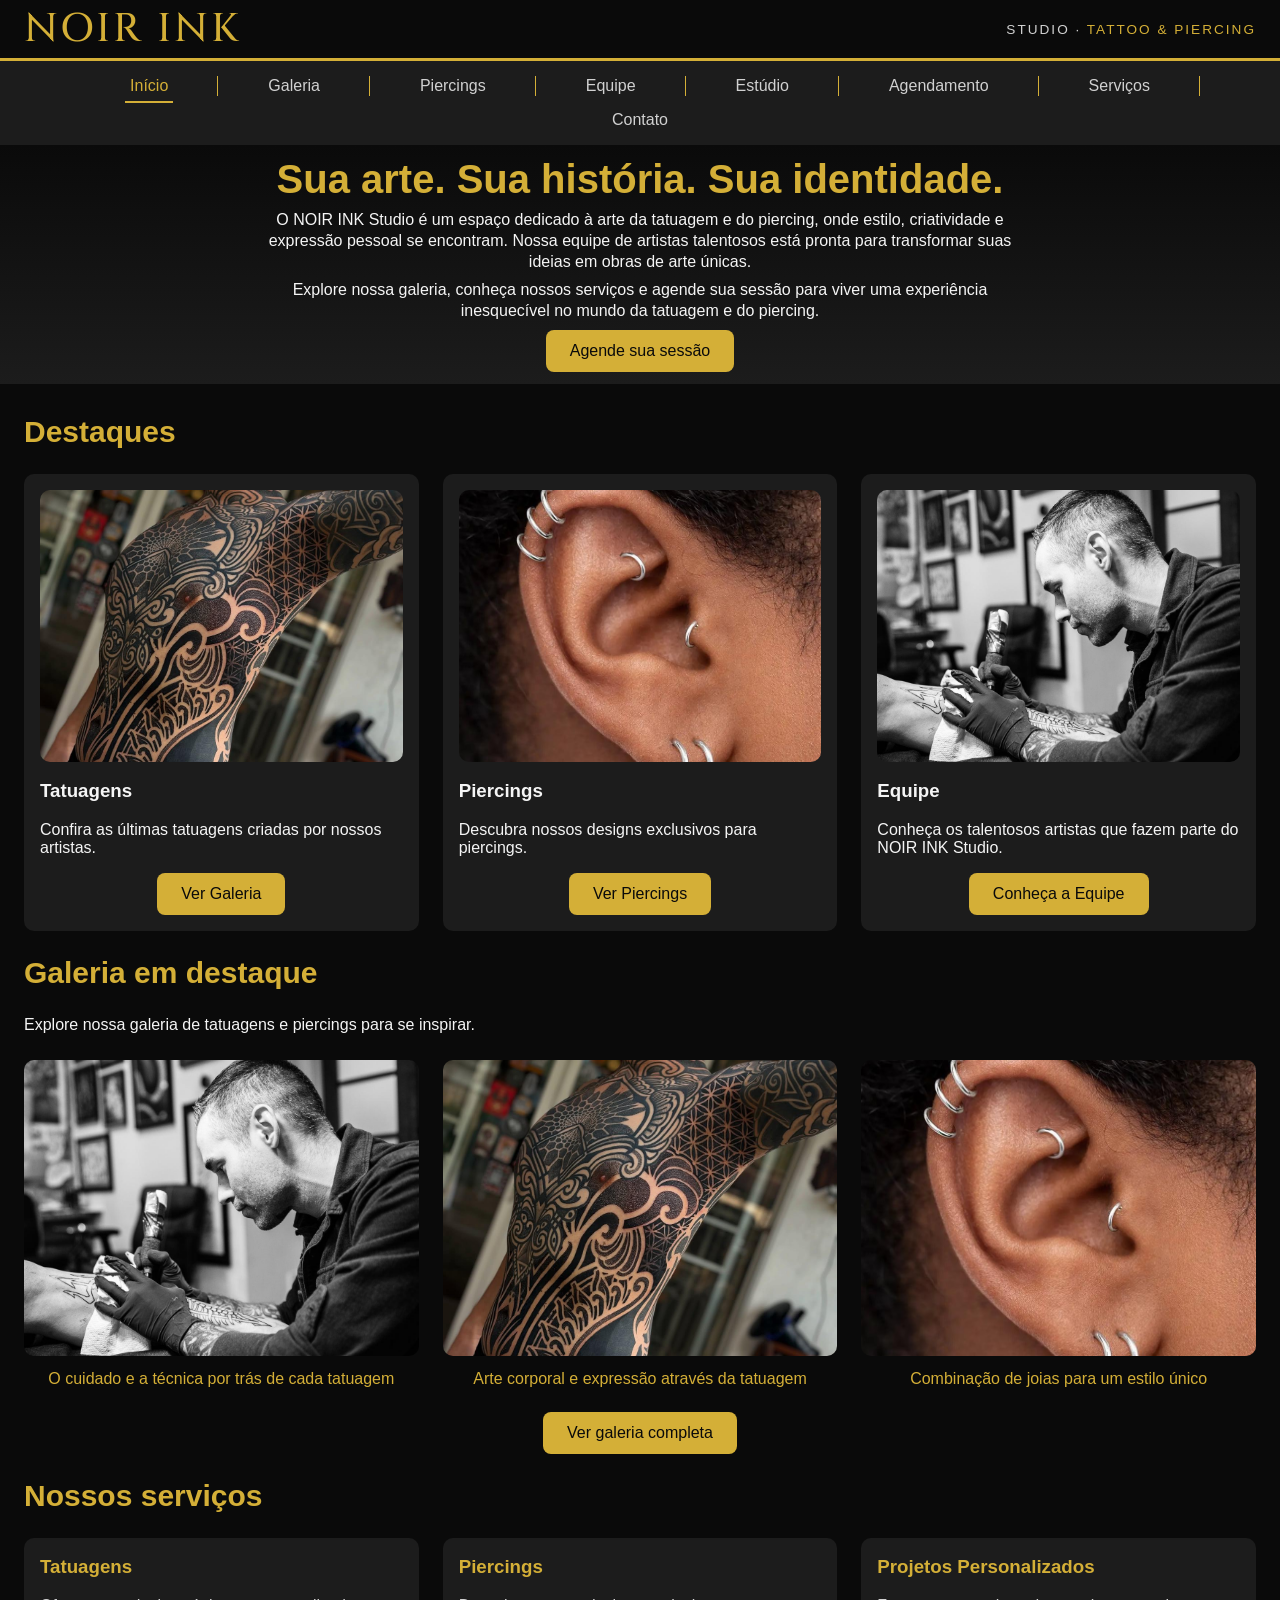
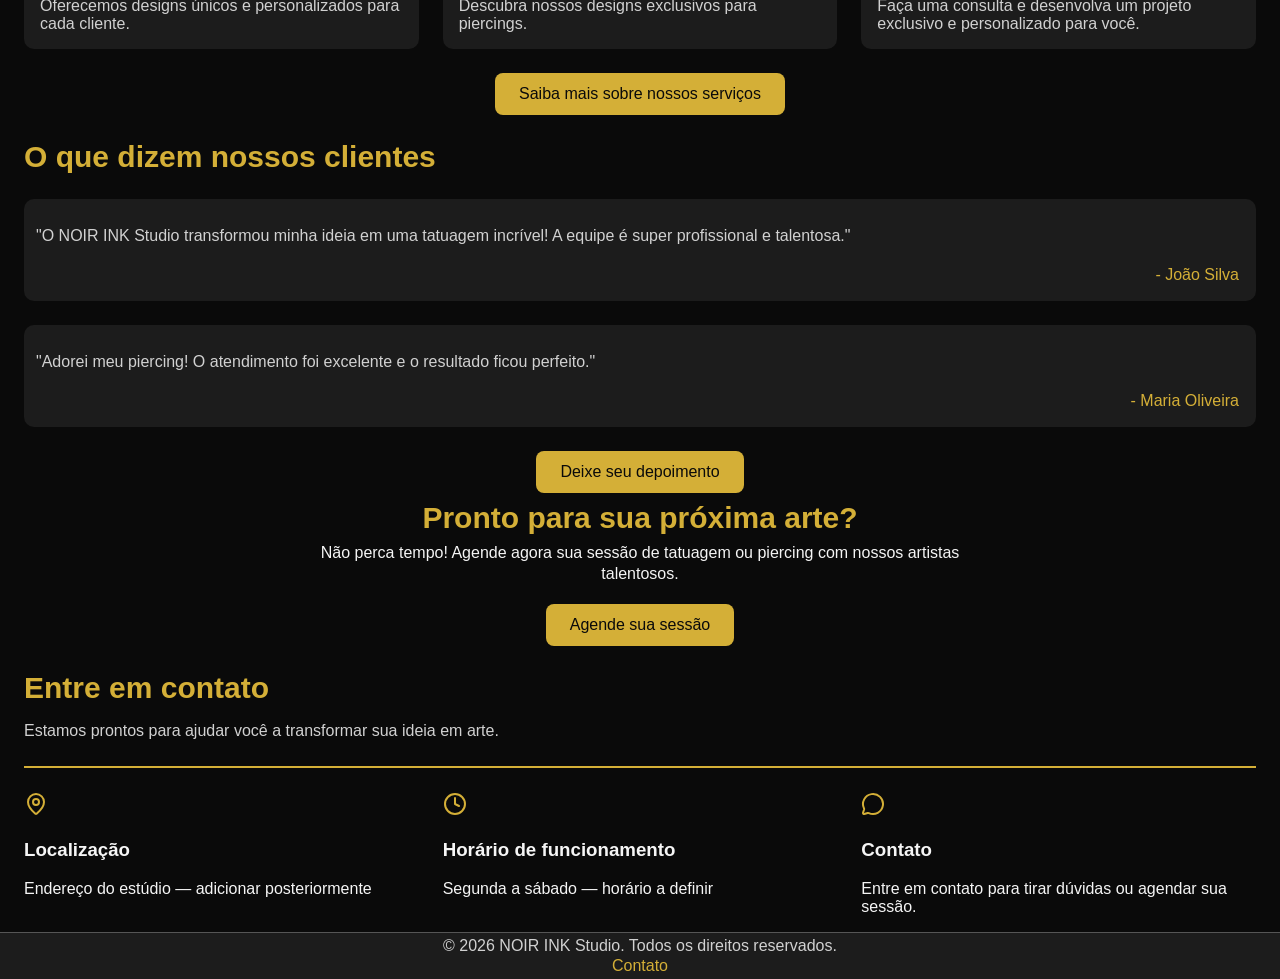
<file: NOIR INK Studio/html/index.html>
<!DOCTYPE html>
<html lang="pt-BR">
<head>
    <meta charset="UTF-8">
    <meta name="viewport" content="width=device-width, initial-scale=1.0">
    <title>Início - NOIR INK Studio</title>
    <link rel="stylesheet" href="../css/index-style.css">
    <meta name="description" content="Conheça o NOIR INK Studio, um espaço dedicado à arte da tatuagem e do piercing, onde estilo, criatividade e expressão pessoal se encontram.">
    <link href="https://fonts.googleapis.com/css2?family=Cinzel:wght@400;500;600;700&display=swap" rel="stylesheet">
</head>
<body>
    <header>
        <div class="header-top">
            <h1>NOIR INK</h1>
            <p>STUDIO · <span class="gold-text">TATTOO &amp; PIERCING</span></p>
        </div>
        <nav aria-label="Menu de navegação">
            <a href="index.html" aria-current="page">Início</a>
            <a href="galeria.html">Galeria</a>
            <a href="piercings.html">Piercings</a>
            <a href="equipe.html">Equipe</a>
            <a href="estudio.html">Estúdio</a>
            <a href="agendamento.html">Agendamento</a>
            <a href="servicos.html">Serviços</a>
            <a href="contato.html">Contato</a>
        </nav>
    </header>
    <main>
        <section id="sobre" class="hero" aria-labelledby="sobre-title">
            <h2 id="sobre-title">Sua arte. Sua história. Sua identidade.</h2>
            <p>O NOIR INK Studio é um espaço dedicado à arte da tatuagem e do piercing, onde estilo, criatividade e expressão pessoal se encontram. Nossa equipe de artistas talentosos está pronta para transformar suas ideias em obras de arte únicas.</p>
            <p>Explore nossa galeria, conheça nossos serviços e agende sua sessão para viver uma experiência inesquecível no mundo da tatuagem e do piercing.</p>
            <a href="agendamento.html" class="btn">Agende sua sessão</a>
        </section>
        <section id="destaques" aria-labelledby="destaques-title">
            <h2 id="destaques-title">Destaques</h2>
            <div class="destaques-container">
                <article>
                    <img src="../media/images/tatuagem.jpg" alt="Homem com torso e braço completamente tatuados, mostrando uma variedade de desenhos artísticos">
                    <div>
                        <h3>Tatuagens</h3>
                        <p>Confira as últimas tatuagens criadas por nossos artistas.</p>
                        <a href="galeria.html" class="btn">Ver Galeria</a>
                    </div>
                </article>
                <article>
                    <img src="../media/images/piercing.jpg" alt="Piercing de orelha com 7 pequenas joias prateadas">
                    <div>
                        <h3>Piercings</h3>
                        <p>Descubra nossos designs exclusivos para piercings.</p>
                        <a href="piercings.html" class="btn">Ver Piercings</a>
                    </div>
                </article>
                <article>
                    <img src="../media/images/equipe.jpg" alt="Tatuador usando luvas pretas enquanto trabalha em uma tatuagem">
                    <div>
                        <h3>Equipe</h3>
                        <p>Conheça os talentosos artistas que fazem parte do NOIR INK Studio.</p>
                        <a href="equipe.html" class="btn">Conheça a Equipe</a>
                    </div>
                </article>
            </div>
        </section>
        <section id="galeria-destaque" aria-labelledby="galeria-title">
            <h2 id="galeria-title">Galeria em destaque</h2>
            <p>Explore nossa galeria de tatuagens e piercings para se inspirar.</p>
            <div class="galeria-container">
                <figure>
                    <img src="../media/images/equipe.jpg" alt="Tatuador usando luvas pretas enquanto trabalha em uma tatuagem">
                    <figcaption>O cuidado e a técnica por trás de cada tatuagem</figcaption>
                </figure>
                <figure>
                    <img src="../media/images/tatuagem.jpg" alt="Homem com torso e braço completamente tatuados, mostrando uma variedade de desenhos artísticos">
                    <figcaption>Arte corporal e expressão através da tatuagem</figcaption>
                </figure>
                <figure>
                    <img src="../media/images/piercing.jpg" alt="Piercing de orelha com 7 pequenas joias prateadas">
                    <figcaption>Combinação de joias para um estilo único</figcaption>
                </figure>
            </div>
            <a href="galeria.html" class="btn">Ver galeria completa</a>
        </section>
        <section id="servicos" aria-labelledby="servicos-title">
            <h2 id="servicos-title">Nossos serviços</h2>
            <div class="servicos-container">
                <article>
                    <h3>Tatuagens</h3>
                    <p>Oferecemos designs únicos e personalizados para cada cliente.</p>
                </article>
                <article>
                    <h3>Piercings</h3>
                    <p>Descubra nossos designs exclusivos para piercings.</p>
                </article>
                <article>
                    <h3>Projetos Personalizados</h3>
                    <p>Faça uma consulta e desenvolva um projeto exclusivo e personalizado para você.</p>
                </article>
            </div>
            <a href="servicos.html" class="btn">Saiba mais sobre nossos serviços</a>
        </section>
        <section id="depoimentos" aria-labelledby="depoimentos-title">
            <h2 id="depoimentos-title">O que dizem nossos clientes</h2>
            <div class="depoimentos-container">
                <figure>
                    <blockquote>
                        <p>"O NOIR INK Studio transformou minha ideia em uma tatuagem incrível! A equipe é super profissional e talentosa."</p>
                    </blockquote>
                    <figcaption>- João Silva</figcaption>
                </figure>
                <figure>
                    <blockquote>
                        <p>"Adorei meu piercing! O atendimento foi excelente e o resultado ficou perfeito."</p>
                    </blockquote>
                    <figcaption>- Maria Oliveira</figcaption>
                </figure>
            </div>
            <a href="contato.html" class="btn">Deixe seu depoimento</a>
        </section>
        <section id="agendamento-destaque" aria-labelledby="agendamento-title">
            <h2 id="agendamento-title">Pronto para sua próxima arte?</h2>
            <p>Não perca tempo! Agende agora sua sessão de tatuagem ou piercing com nossos artistas talentosos.</p>
            <a href="agendamento.html" class="btn">Agende sua sessão</a>
        </section>
        <section id="contato" aria-labelledby="contato-title">
            <h2 id="contato-title">Entre em contato</h2>
            <p>Estamos prontos para ajudar você a transformar sua ideia em arte.</p>
            <hr>
            <div class="contato-container">
                <article>
                    <div class="contato-icon"><svg aria-hidden="true" xmlns="http://www.w3.org/2000/svg" width="24" height="24" viewBox="0 0 24 24" fill="none" stroke="currentColor" stroke-width="2" stroke-linecap="round" stroke-linejoin="round" class="lucide lucide-map-pin preview-icon"><path d="M20 10c0 4.993-5.539 10.193-7.399 11.799a1 1 0 0 1-1.202 0C9.539 20.193 4 14.993 4 10a8 8 0 0 1 16 0"/><circle cx="12" cy="10" r="3"/></svg></div>
                    <h3>Localização</h3>
                    <p>Endereço do estúdio — adicionar posteriormente</p>
                </article>
                <article>
                    <div class="contato-icon"><svg aria-hidden="true" xmlns="http://www.w3.org/2000/svg" width="24" height="24" viewBox="0 0 24 24" fill="none" stroke="currentColor" stroke-width="2" stroke-linecap="round" stroke-linejoin="round" class="lucide lucide-clock preview-icon"><circle cx="12" cy="12" r="10"/><path d="M12 6v6l4 2"/></svg></div>
                    <h3>Horário de funcionamento</h3>
                    <p>Segunda a sábado — horário a definir</p>
                </article>
                <article>
                    <div class="contato-icon"><svg aria-hidden="true" xmlns="http://www.w3.org/2000/svg" width="24" height="24" viewBox="0 0 24 24" fill="none" stroke="currentColor" stroke-width="2" stroke-linecap="round" stroke-linejoin="round" class="lucide lucide-message-circle preview-icon"><path d="M2.992 16.342a2 2 0 0 1 .094 1.167l-1.065 3.29a1 1 0 0 0 1.236 1.168l3.413-.998a2 2 0 0 1 1.099.092 10 10 0 1 0-4.777-4.719"/></svg></div>
                    <h3>Contato</h3>
                    <p>Entre em contato para tirar dúvidas ou agendar sua sessão.</p>
                </article>
            </div>
        </section>
    </main>
    <footer>
        <p>&copy; 2026 NOIR INK Studio. Todos os direitos reservados.</p>
        <a href="contato.html">Contato</a>
    </footer>
</body>
</html>
</file>
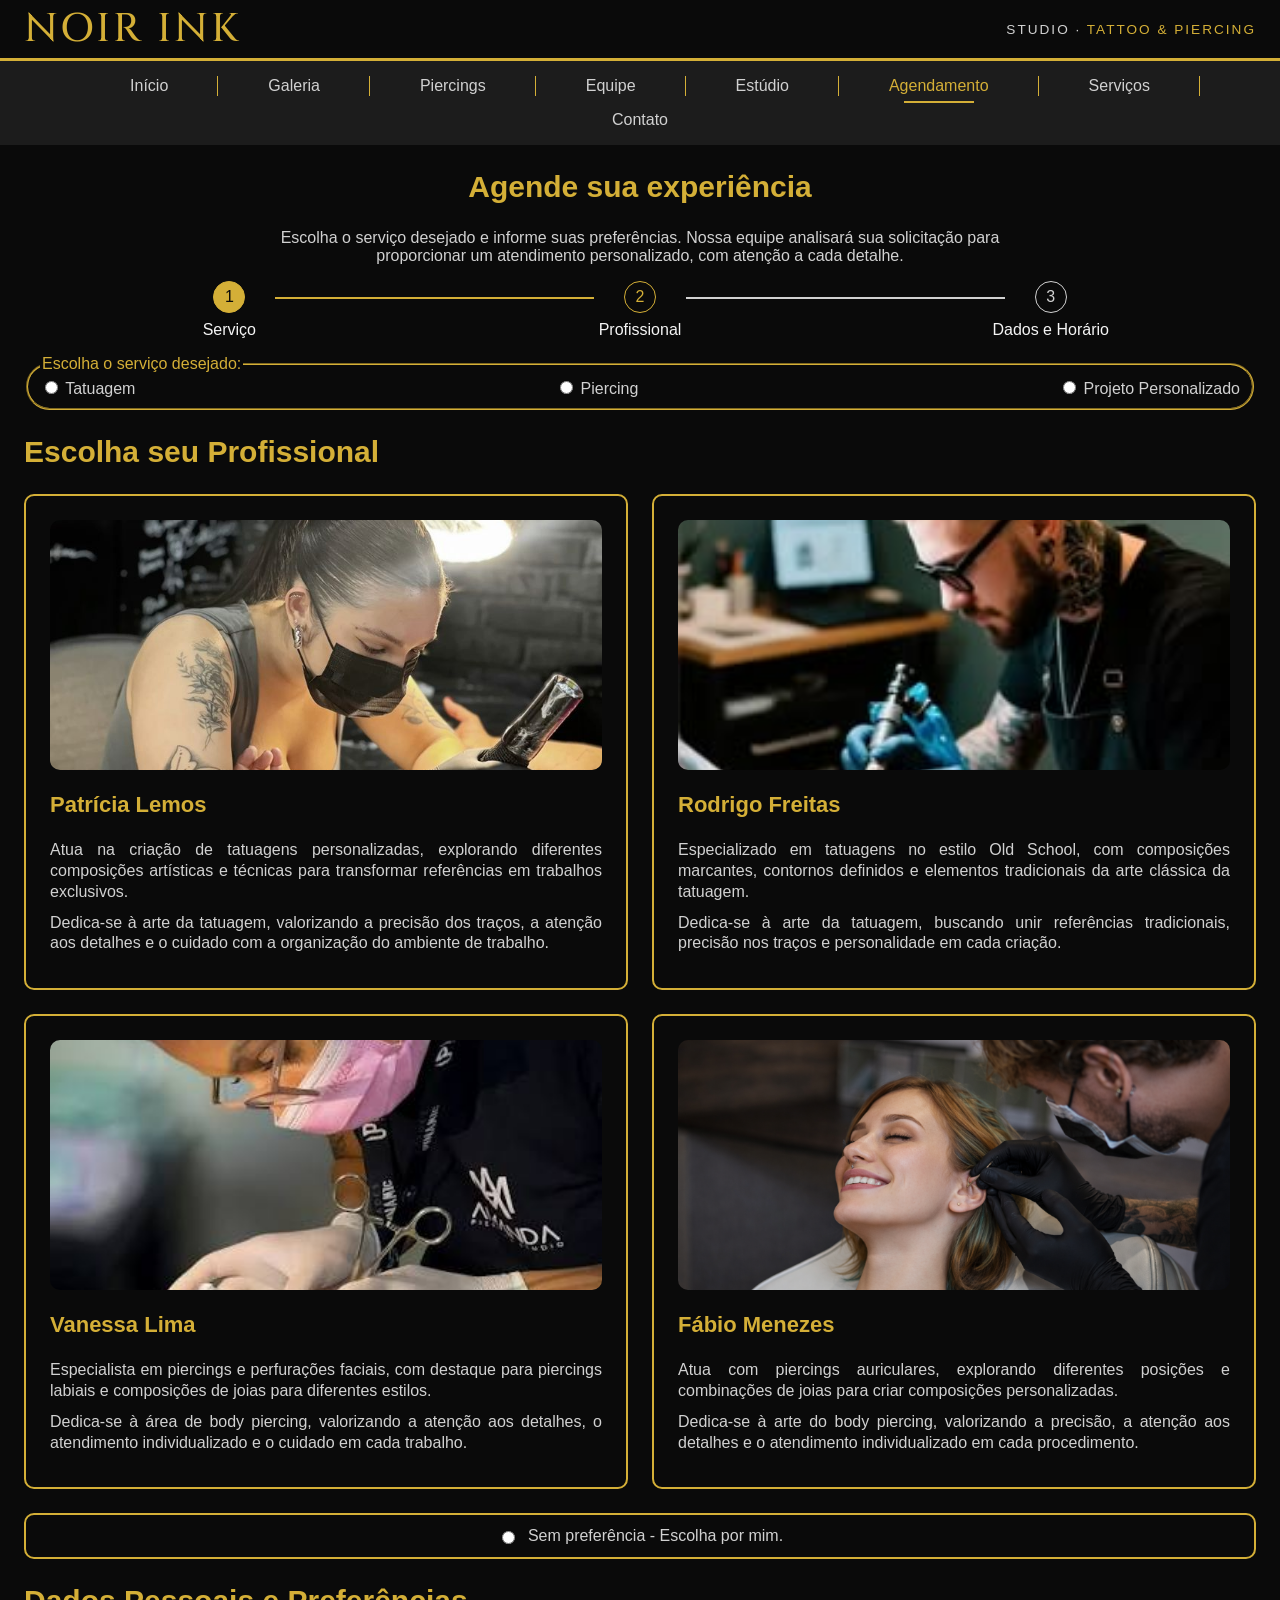
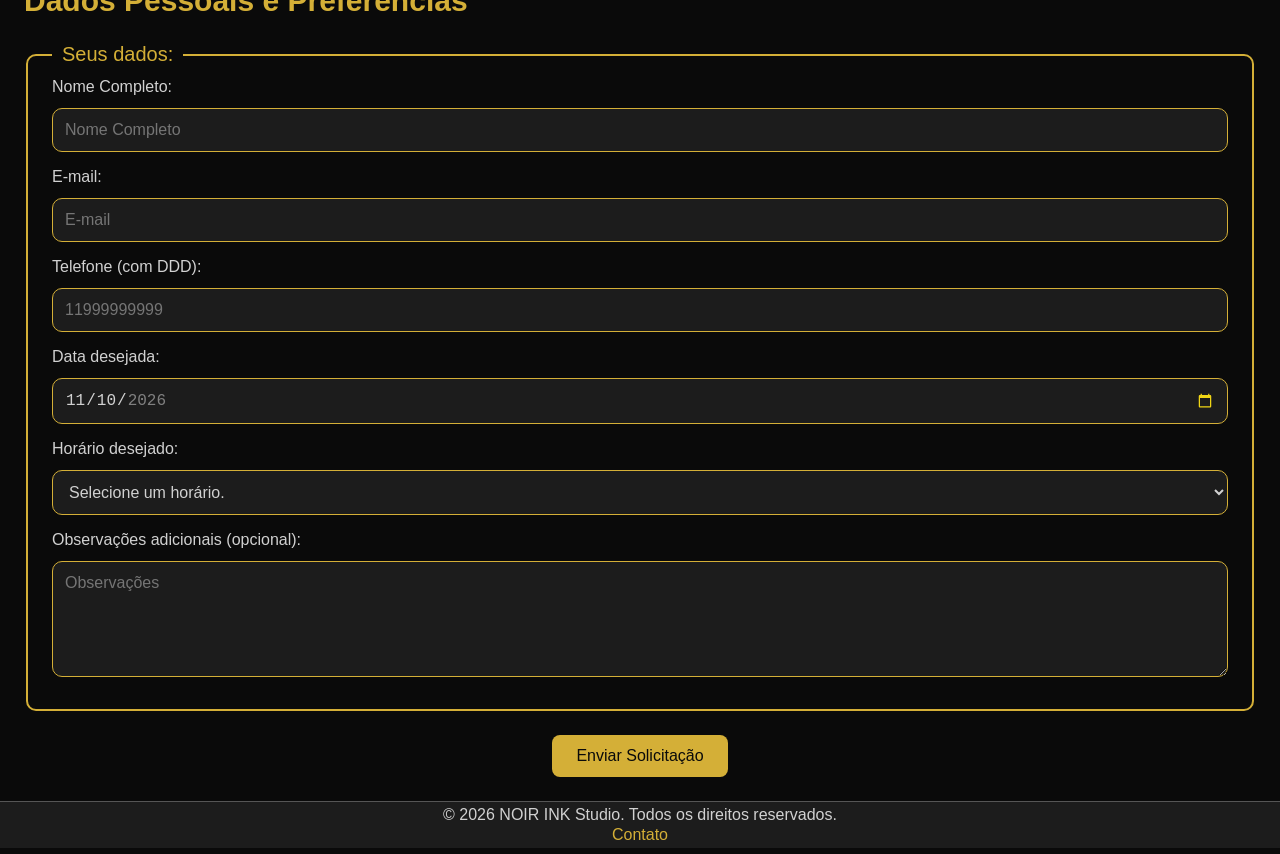
<file: NOIR INK Studio/html/agendamento.html>
<!DOCTYPE html>
<html lang="pt-BR">
<head>
    <meta charset="UTF-8">
    <meta name="viewport" content="width=device-width, initial-scale=1.0">
    <title>Agendamento - NOIR INK Studio</title>
    <link rel="stylesheet" href="../css/agendamento-style.css">
    <meta name="description" content="Agende sua tatuagem ou piercing no NOIR INK Studio. Escolha seu serviço, profissional e horário desejado para solicitar um atendimento personalizado.">
    <link href="https://fonts.googleapis.com/css2?family=Cinzel:wght@400;500;600;700&display=swap" rel="stylesheet">
</head>
<body>
    <header>
        <div class="header-top">
            <h1>NOIR INK</h1>
            <p>STUDIO · <span class="gold-text">TATTOO &amp; PIERCING</span></p>
        </div>
        <nav aria-label="Menu de navegação">
            <a href="index.html">Início</a>
            <a href="galeria.html">Galeria</a>
            <a href="piercings.html">Piercings</a>
            <a href="equipe.html">Equipe</a>
            <a href="estudio.html">Estúdio</a>
            <a href="agendamento.html" aria-current="page">Agendamento</a>
            <a href="servicos.html">Serviços</a>
            <a href="contato.html">Contato</a>
        </nav>
    </header>
    <main>
        <section class="apresentacao-agendamento">
            <div class="apresentacao-conteudo">
                <h2>Agende sua experiência</h2>
                <p>Escolha o serviço desejado e informe suas preferências. Nossa equipe analisará sua solicitação para proporcionar um atendimento personalizado, com atenção a cada detalhe.</p>
            </div>
        </section>
        <section class="etapas-agendamento">
            <ol>
                <li>
                    <span class="numero-etapa">1</span>
                    <span>Serviço</span>
                </li>
                <li>
                    <span class="numero-etapa">2</span>
                    <span>Profissional</span>
                </li>
                <li>
                    <span class="numero-etapa">3</span>
                    <span>Dados e Horário</span>
                </li>
            </ol>
        </section>
        <form>
            <section class="selecao-servico">
                <fieldset>
                    <legend>Escolha o serviço desejado:</legend>
                    <div>
                        <input id="servico-tatuagem" name="servico-escolha" type="radio" value="tatuagem" required>
                        <label for="servico-tatuagem">Tatuagem</label>
                    </div>
                    <div>
                        <input id="servico-piercing" name="servico-escolha" type="radio" value="piercing">
                        <label for="servico-piercing">Piercing</label>
                    </div>
                    <div>
                        <input id="personalizar-projeto" name="servico-escolha" type="radio" value="projeto-personalizado">
                        <label for="personalizar-projeto">Projeto Personalizado</label>
                    </div>
                </fieldset>
            </section>
            <section id="selecao-profissional">
                <h2>Escolha seu Profissional</h2>
                <div class="grupo-tatuagem">
                    <label>
                        <article class="profissional-card">
                            <img src="../media/images/tatuadora.jpg" alt="Tatuadora de cabelos castanhos presos, com os braços tatuados, utilizando máscara e luvas enquanto realiza uma tatuagem em um cliente.">
                            <h3>Patrícia Lemos</h3>
                            <p>Atua na criação de tatuagens personalizadas, explorando diferentes composições artísticas e técnicas para transformar referências em trabalhos exclusivos.</p>
                            <p>Dedica-se à arte da tatuagem, valorizando a precisão dos traços, a atenção aos detalhes e o cuidado com a organização do ambiente de trabalho.</p>
                            <input type="radio" name="profissional-escolha" id="patricia-lemos" value="tatuadora" required>
                        </article>
                    </label>
                    <label>
                        <article class="profissional-card">
                            <img src="../media/images/tatuador.jpg" alt="Tatuador de barba e cabelos castanhos claros, usando óculos, realizando uma tatuagem no estilo Old School no braço de um cliente.">
                            <h3>Rodrigo Freitas</h3>
                            <p>Especializado em tatuagens no estilo Old School, com composições marcantes, contornos definidos e elementos tradicionais da arte clássica da tatuagem.</p>
                            <p>Dedica-se à arte da tatuagem, buscando unir referências tradicionais, precisão nos traços e personalidade em cada criação.</p>
                            <input type="radio" name="profissional-escolha" id="rodrigo-freitas" value="tatuador">
                        </article>
                    </label>
                </div>
                <div class="grupo-piercing">
                    <label>
                        <article class="profissional-card">
                            <img src="../media/images/body-piercing-mulher.jpg" alt="Profissional de piercing utilizando luvas e máscara de proteção durante um atendimento de perfuração labial.">
                            <h3>Vanessa Lima</h3>
                            <p>Especialista em piercings e perfurações faciais, com destaque para piercings labiais e composições de joias para diferentes estilos.</p>
                            <p>Dedica-se à área de body piercing, valorizando a atenção aos detalhes, o atendimento individualizado e o cuidado em cada trabalho.</p>
                            <input type="radio" name="profissional-escolha" id="vanessa-lima" value="face-piercing">
                        </article>
                    </label>
                    <label>
                        <article class="profissional-card">
                            <img src="../media/images/body-piercing-homem.png" alt="Piercer de cabelos castanhos claros e aparência despojada, utilizando luvas e máscara durante uma perfuração auricular.">
                            <h3>Fábio Menezes</h3>
                            <p>Atua com piercings auriculares, explorando diferentes posições e combinações de joias para criar composições personalizadas.</p>
                            <p>Dedica-se à arte do body piercing, valorizando a precisão, a atenção aos detalhes e o atendimento individualizado em cada procedimento.</p>
                            <input type="radio" name="profissional-escolha" id="fabio-menezes" value="ear-piercing">
                        </article>
                    </label>
                </div>
                <label for="sem-preferencia">
                    <input type="radio" name="profissional-escolha" id="sem-preferencia" value="escolha-empresa">
                    Sem preferência - Escolha por mim.
                </label>
            </section>
            <section class="dados-cliente">
                <h2>Dados Pessoais e Preferências</h2>
                <fieldset>
                    <legend>Seus dados:</legend>
                    <label for="nome">Nome Completo:</label>
                    <input type="text" id="nome" name="nome" maxlength="100" placeholder="Nome Completo" required>

                    <label for="email">E-mail:</label>
                    <input type="email" id="email" name="email" placeholder="E-mail" required>

                    <label for="telefone">Telefone (com DDD):</label>
                    <input
                        type="tel"
                        id="telefone"
                        name="telefone"
                        pattern="[0-9]{2}9[0-9]{4}[0-9]{4}"
                        placeholder="11999999999"
                        required
                        title="Digite apenas números, incluindo o DDD. Ex.: 11999999999"
                    >
                    <label for="data">Data desejada:</label>
                    <input
                        type="date"
                        id="data"
                        name="agendamento"
                        min="2026-11-10"
                        max="2026-12-31"
                        value="2026-11-10"
                        required
                    >

                    <label for="horario">Horário desejado:</label>
                    <select id="horario" name="horario-agendamento" required>
                        <option value="" selected disabled>Selecione um horário.</option>
                        <option value="09:00">09:00</option>
                        <option value="10:00">10:00</option>
                        <option value="11:00">11:00</option>
                        <option value="13:00">13:00</option>
                        <option value="14:00">14:00</option>
                        <option value="15:00">15:00</option>
                        <option value="16:00">16:00</option>
                        <option value="17:00">17:00</option>
                    </select>
                    <label for="mensagem">Observações adicionais (opcional):</label>
                    <textarea id="mensagem" name="mensagem" rows="5" placeholder="Observações" maxlength="500"></textarea>
                </fieldset>
                <button type="submit">Enviar Solicitação</button>
            </section>
        </form>
    </main>
    <footer>
        <p>&copy; 2026 NOIR INK Studio. Todos os direitos reservados.</p>
        <a href="contato.html">Contato</a>
    </footer>
</body>
</html>
</file>
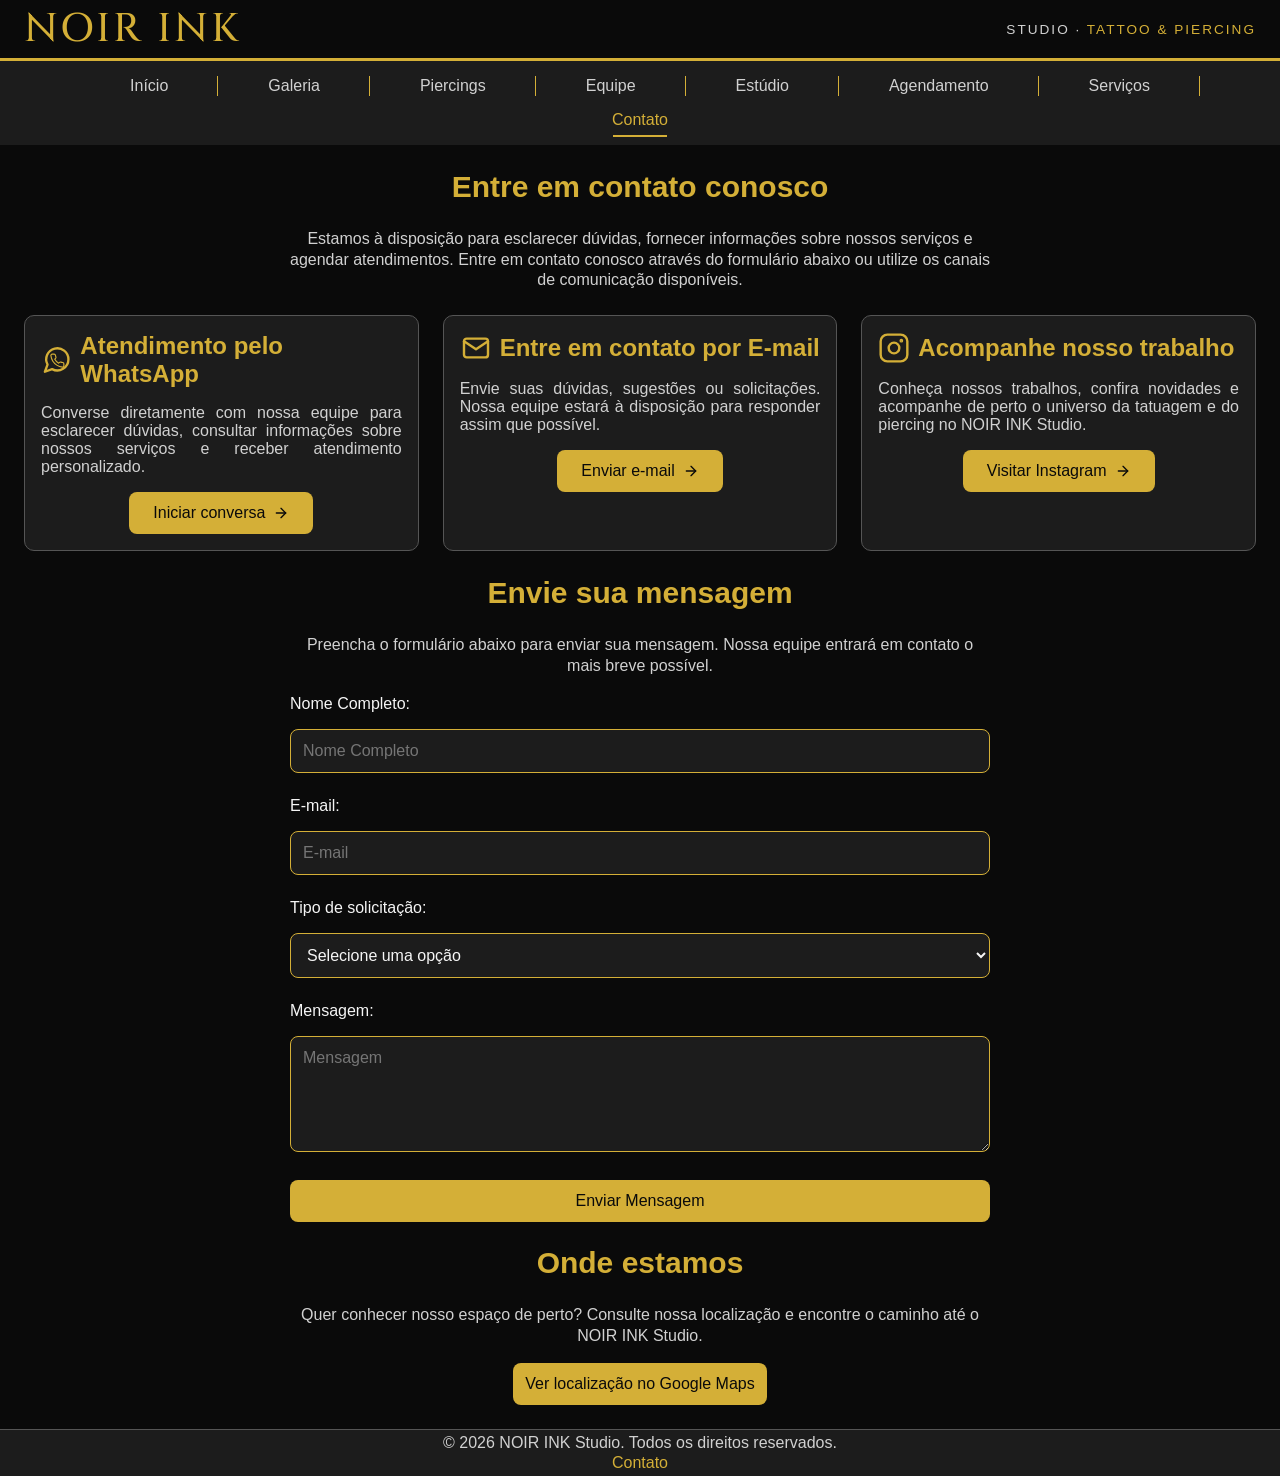
<file: NOIR INK Studio/html/contato.html>
<!DOCTYPE html>
<html lang="pt-BR">
<head>
    <meta charset="UTF-8">
    <meta name="viewport" content="width=device-width, initial-scale=1.0">
    <title>Contato - NOIR INK Studio</title>
    <link rel="stylesheet" href="../css/contato-style.css">
    <meta name="description" content="Entre em contato com o NOIR INK Studio para tirar dúvidas sobre tatuagens, piercings e nossos serviços.">
    <link href="https://fonts.googleapis.com/css2?family=Cinzel:wght@400;500;600;700&display=swap" rel="stylesheet">
</head>
<body>
    <header>
        <div class="header-top">
            <h1>NOIR INK</h1>
            <p>STUDIO · <span class="gold-text">TATTOO &amp; PIERCING</span></p>
        </div>
        <nav aria-label="Menu de navegação">
            <a href="index.html">Início</a>
            <a href="galeria.html">Galeria</a>
            <a href="piercings.html">Piercings</a>
            <a href="equipe.html">Equipe</a>
            <a href="estudio.html">Estúdio</a>
            <a href="agendamento.html">Agendamento</a>
            <a href="servicos.html">Serviços</a>
            <a href="contato.html" aria-current="page">Contato</a>
        </nav>
    </header>
    <main>
        <section id="contato" aria-labelledby="contato-title">
            <div class="contato-introducao">
                <h2 id="contato-title">Entre em contato conosco</h2>
                <p id="contato-description">Estamos à disposição para esclarecer dúvidas, fornecer informações sobre nossos serviços e agendar atendimentos. Entre em contato conosco através do formulário abaixo ou utilize os canais de comunicação disponíveis.</p>
            </div>
            <div class="canais-container">
                <article class="canais-comunicacao">
                    <div class="canais-cabecalho">
                        <svg
                            class="icone-canal"
                            xmlns="http://www.w3.org/2000/svg"
                            width="32"
                            height="32"
                            viewBox="0 0 24 24"
                            fill="none"
                            stroke="currentColor"
                            stroke-width="1.8"
                            stroke-linecap="round"
                            stroke-linejoin="round"
                            aria-hidden="true"
                        >
                            <path d="M21 11.5a8.5 8.5 0 0 1-12.5 7.5L3 21l2-5.5A8.5 8.5 0 1 1 21 11.5Z"/>
                            <g transform="translate(6.5 6.5) scale(.5)">
                                <path d="M22 16.92v3a2 2 0 0 1-2.18 2 19.79 19.79 0 0 1-8.63-3.07 19.5 19.5 0 0 1-6-6A19.79 19.79 0 0 1 2.12 4.18 2 2 0 0 1 4.11 2h3a2 2 0 0 1 2 1.72c.12.96.36 1.9.7 2.8a2 2 0 0 1-.45 2.11L8.09 9.91a16 16 0 0 0 6 6l1.27-1.27a2 2 0 0 1 2.11-.45c.9.34 1.84.58 2.8.7a2 2 0 0 1 1.73 2.03Z"/>
                            </g>
                        </svg>

                        <h3>Atendimento pelo WhatsApp</h3>
                    </div>
                    <p>Converse diretamente com nossa equipe para esclarecer dúvidas, consultar informações sobre nossos serviços e receber atendimento personalizado.</p>
                    <a href="https://wa.me/5511999999999" target="_blank" rel="noopener noreferrer">
                        Iniciar conversa
                        <svg
                            xmlns="http://www.w3.org/2000/svg"
                            width="16"
                            height="16"
                            viewBox="0 0 24 24"
                            fill="none"
                            stroke="currentColor"
                            stroke-width="2"
                            stroke-linecap="round"
                            stroke-linejoin="round"
                            aria-hidden="true"
                        >
                            <path d="M5 12h14"/>
                            <path d="m12 5 7 7-7 7"/>
                        </svg>
                    </a>
                </article>
                <article class="canais-comunicacao">
                    <div class="canais-cabecalho">
                        <svg
                            class="icone-canal"
                            xmlns="http://www.w3.org/2000/svg"
                            width="32"
                            height="32"
                            viewBox="0 0 24 24"
                            fill="none"
                            stroke="currentColor"
                            stroke-width="1.8"
                            stroke-linecap="round"
                            stroke-linejoin="round"
                            aria-hidden="true"
                        >
                            <rect x="3" y="5" width="18" height="14" rx="2"/>
                            <path d="m3 7 9 6 9-6"/>
                        </svg>

                        <h3>Entre em contato por E-mail</h3>
                    </div>
                    <p>Envie suas dúvidas, sugestões ou solicitações. Nossa equipe estará à disposição para responder assim que possível.</p>
                    <a href="mailto:contato@noirinkstudio.com.br">
                        Enviar e-mail
                        <svg
                            xmlns="http://www.w3.org/2000/svg"
                            width="16"
                            height="16"
                            viewBox="0 0 24 24"
                            fill="none"
                            stroke="currentColor"
                            stroke-width="2"
                            stroke-linecap="round"
                            stroke-linejoin="round"
                            aria-hidden="true"
                        >
                            <path d="M5 12h14"/>
                            <path d="m12 5 7 7-7 7"/>
                        </svg>
                    </a>
                </article>
                <article class="canais-comunicacao">
                    <div class="canais-cabecalho">
                        <svg
                            class="icone-canal"
                            xmlns="http://www.w3.org/2000/svg"
                            width="32"
                            height="32"
                            viewBox="0 0 24 24"
                            fill="none"
                            stroke="currentColor"
                            stroke-width="1.8"
                            stroke-linecap="round"
                            stroke-linejoin="round"
                            aria-hidden="true"
                        >
                            <rect x="2" y="2" width="20" height="20" rx="5"/>
                            <circle cx="12" cy="12" r="4"/>
                            <circle cx="17.5" cy="6.5" r=".5" fill="currentColor"/>
                        </svg>
                        <h3>Acompanhe nosso trabalho</h3>
                    </div>
                    <p>Conheça nossos trabalhos, confira novidades e acompanhe de perto o universo da tatuagem e do piercing no NOIR INK Studio.</p>
                    <a href="https://www.instagram.com/noirinkstudio" target="_blank" rel="noopener noreferrer">
                        Visitar Instagram
                        <svg
                            xmlns="http://www.w3.org/2000/svg"
                            width="16"
                            height="16"
                            viewBox="0 0 24 24"
                            fill="none"
                            stroke="currentColor"
                            stroke-width="2"
                            stroke-linecap="round"
                            stroke-linejoin="round"
                            aria-hidden="true"
                        >
                            <path d="M5 12h14"/>
                            <path d="m12 5 7 7-7 7"/>
                        </svg>
                    </a>
                </article>
            </div>
        </section>
        <section id="formulario-contato" aria-labelledby="formulario-title">
            <h2 id="formulario-title">Envie sua mensagem</h2>
            <p>Preencha o formulário abaixo para enviar sua mensagem. Nossa equipe entrará em contato o mais breve possível.</p>
            <form action="/enviar-mensagem" method="post" aria-label="Formulário de contato">
                <label for="nome">Nome Completo:</label>
                <input type="text" id="nome" name="nome" maxlength="100" placeholder="Nome Completo" required>

                <label for="email">E-mail:</label>
                <input type="email" id="email" name="email" placeholder="E-mail" required>

                <label for="assunto">Tipo de solicitação:</label>
                <select id="assunto" name="assunto" required>
                    <option value="">Selecione uma opção</option>
                    <option value="duvidas">Dúvidas sobre serviços</option>
                    <option value="orcamento">Solicitação de orçamento</option>
                    <option value="agendamento">Agendamento</option>
                    <option value="sugestao">Reclamação ou sugestão</option>
                    <option value="outros">Outros</option>
                </select>

                <label for="mensagem">Mensagem:</label>
                <textarea id="mensagem" name="mensagem" rows="5" placeholder="Mensagem" minlength="20" maxlength="500" required></textarea>

                <button type="submit">Enviar Mensagem</button>
            </form>
        </section>
        <section id="localizacao-estudio" aria-labelledby="localizacao-title">
            <h2 id="localizacao-title">Onde estamos</h2>
            <p>Quer conhecer nosso espaço de perto? Consulte nossa localização e encontre o caminho até o NOIR INK Studio.</p>
            <a href="https://www.google.com/maps/place/NOIR+INK+Studio" target="_blank" rel="noopener noreferrer">Ver localização no Google Maps</a>
        </section>
    </main>
    <footer>
        <p>&copy; 2026 NOIR INK Studio. Todos os direitos reservados.</p>
        <a href="contato.html">Contato</a>
    </footer>
</body>
</html>
</file>
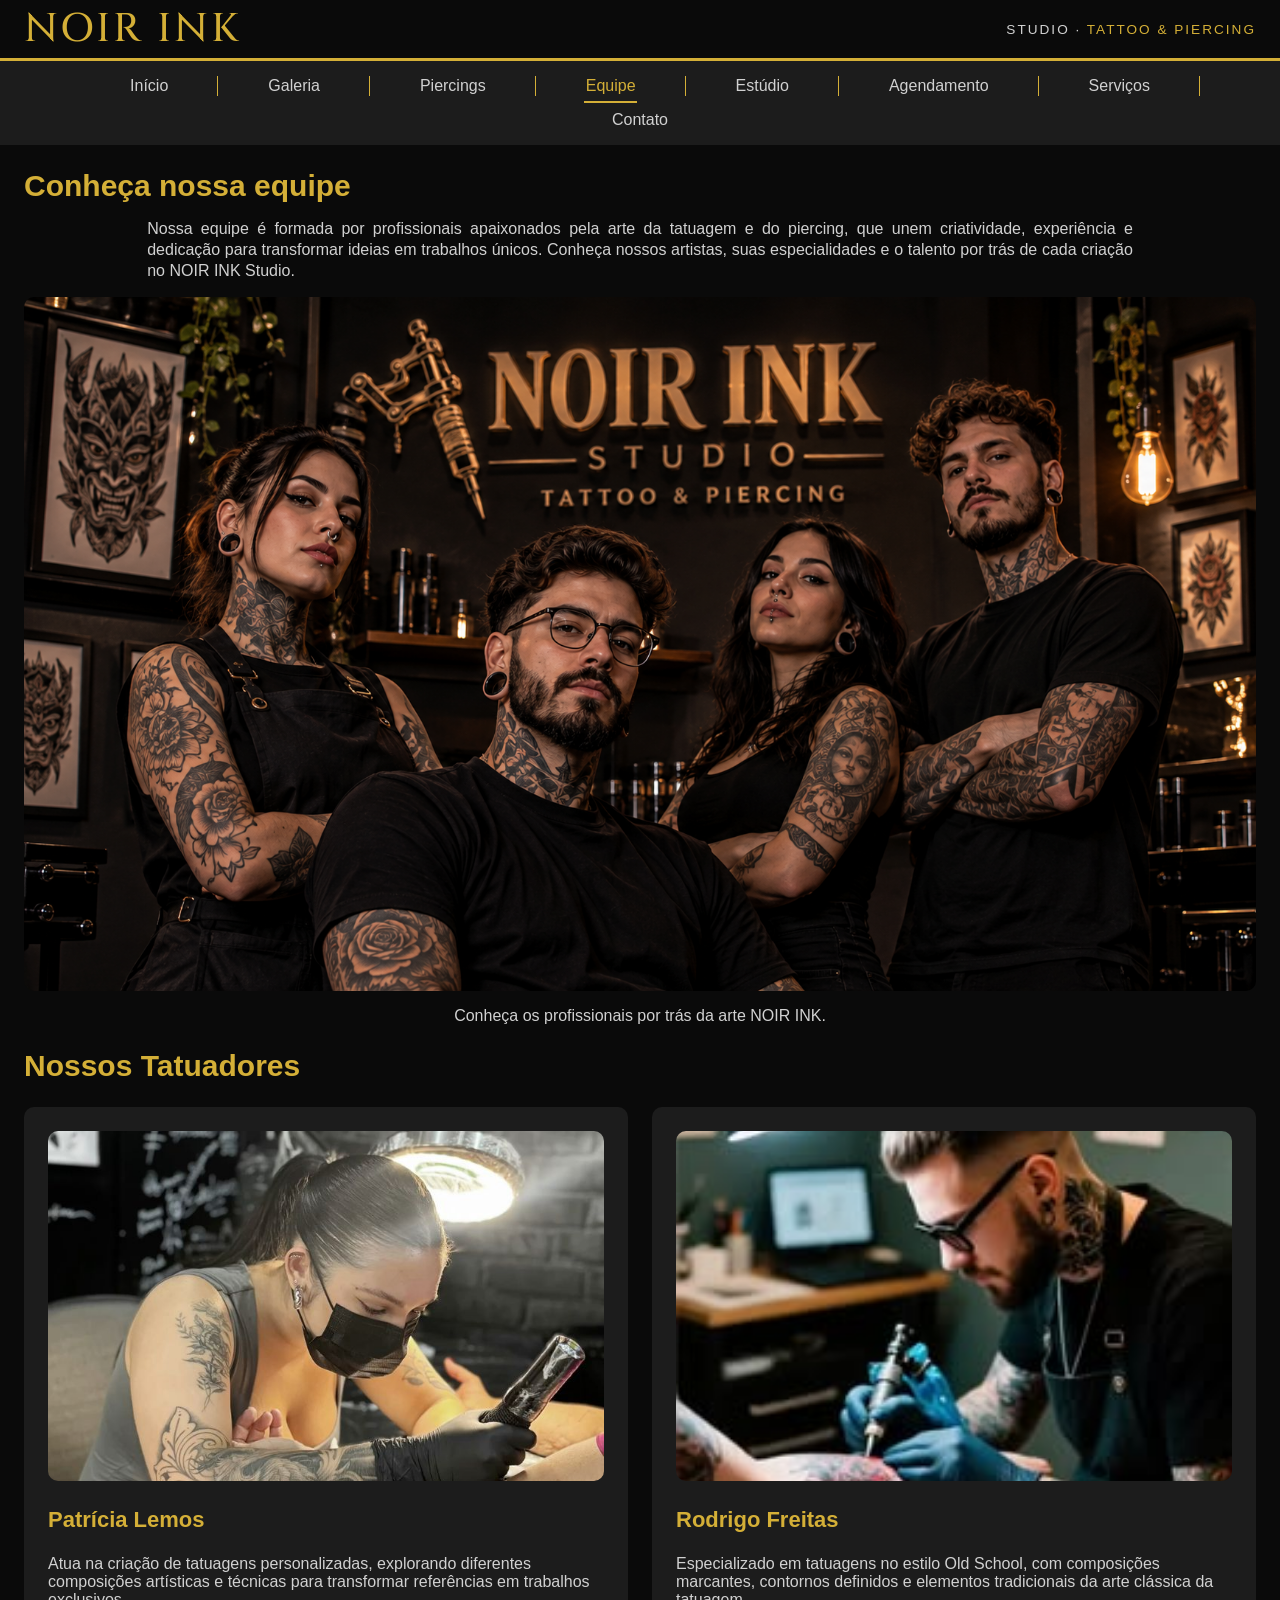
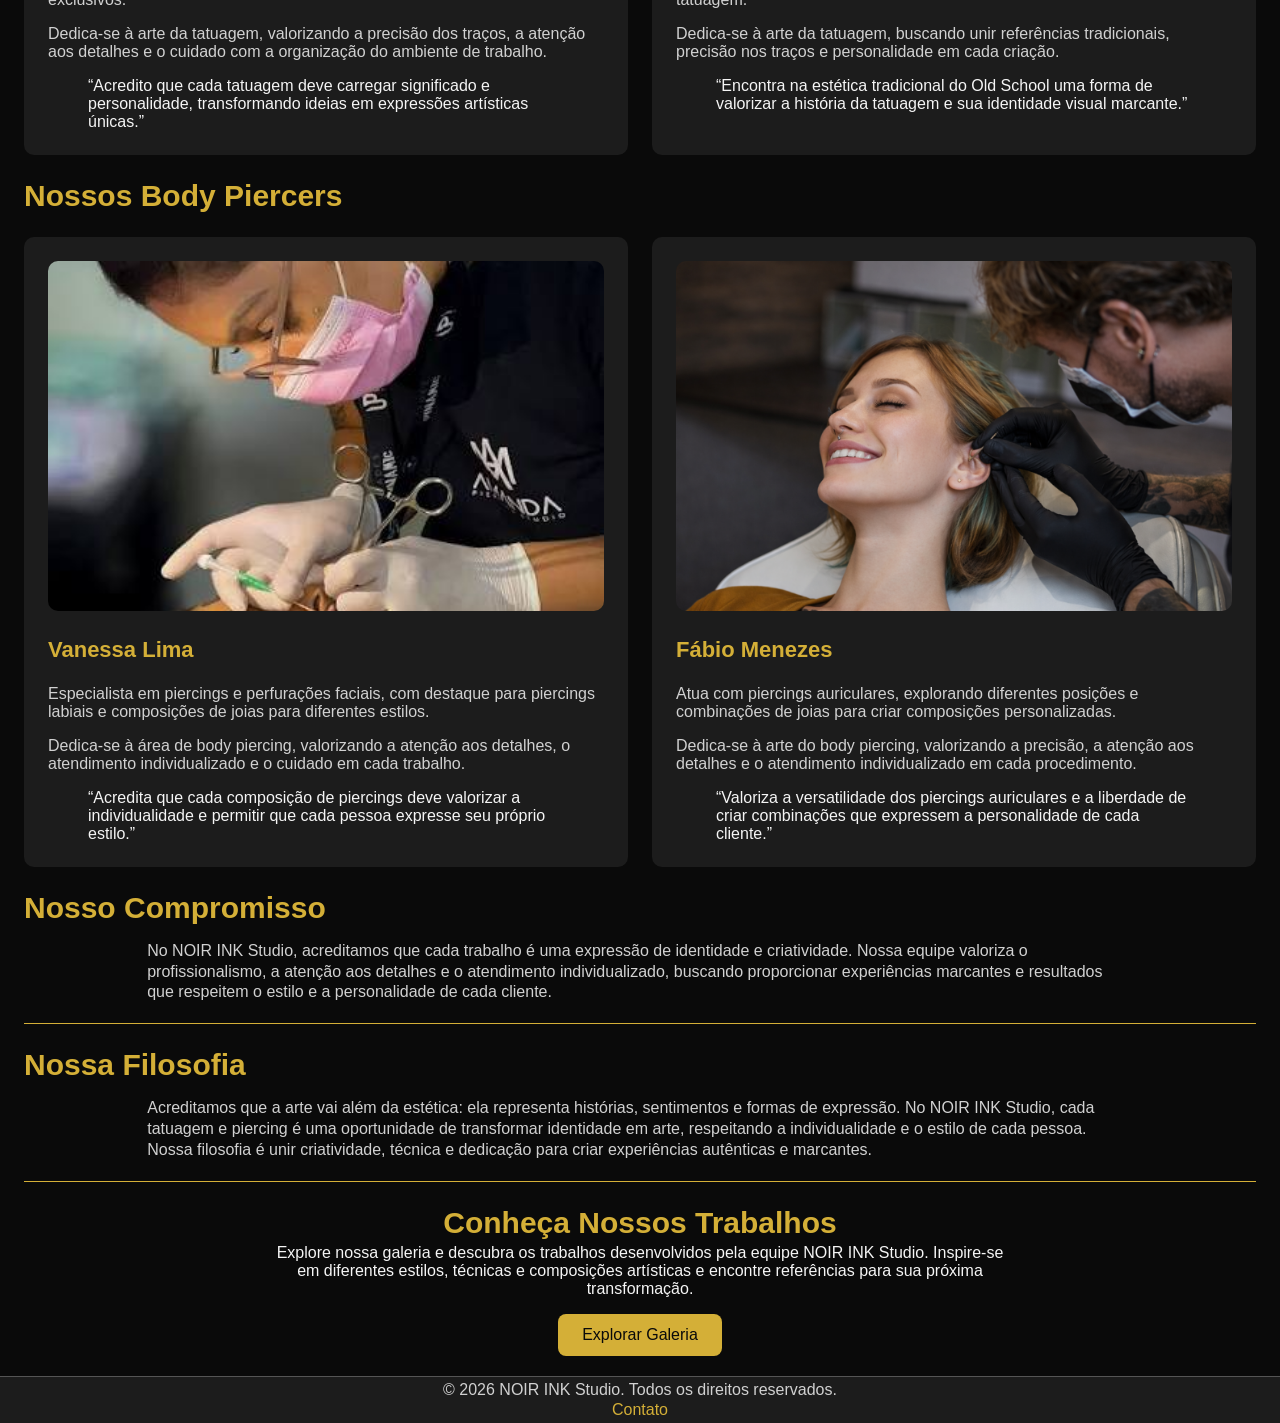
<file: NOIR INK Studio/html/equipe.html>
<!DOCTYPE html>
<html lang="pt-BR">
<head>
    <meta charset="UTF-8">
    <meta name="viewport" content="width=device-width, initial-scale=1.0">
    <title>Equipe - NOIR INK Studio</title>
    <link rel="stylesheet" href="../css/equipe-style.css">
    <meta name="description" content="Conheça a equipe do NOIR INK Studio, seus tatuadores e piercers, especialidades e experiências. Descubra os profissionais por trás de cada trabalho.">
    <link href="https://fonts.googleapis.com/css2?family=Cinzel:wght@400;500;600;700&display=swap" rel="stylesheet">
</head>
<body>
    <header>
        <div class="header-top">
            <h1>NOIR INK</h1>
            <p>STUDIO · <span class="gold-text">TATTOO &amp; PIERCING</span></p>
        </div>
        <nav aria-label="Menu de navegação">
            <a href="index.html">Início</a>
            <a href="galeria.html">Galeria</a>
            <a href="piercings.html">Piercings</a>
            <a href="equipe.html" aria-current="page">Equipe</a>
            <a href="estudio.html">Estúdio</a>
            <a href="agendamento.html">Agendamento</a>
            <a href="servicos.html">Serviços</a>
            <a href="contato.html">Contato</a>
        </nav>
    </header>
    <main>
        <section id="equipe" aria-labelledby="equipe-title">
            <h2 id="equipe-title">Conheça nossa equipe</h2>
            <p id="equipe-description">Nossa equipe é formada por profissionais apaixonados pela arte da tatuagem e do piercing, que unem criatividade, experiência e dedicação para transformar ideias em trabalhos únicos. Conheça nossos artistas, suas especialidades e o talento por trás de cada criação no NOIR INK Studio.</p>
            <figure class="equipe-destaque">
                <img src="../media/images/equipe-reunida.png" alt="Equipe do NOIR INK Studio reunida no ambiente do estúdio.">
                <figcaption>Conheça os profissionais por trás da arte NOIR INK.</figcaption>
            </figure>
        </section>
        <section id="tatuadores" aria-labelledby="tatuadores-title">
            <h2 id="tatuadores-title">Nossos Tatuadores</h2>
            <article>
                <img src="../media/images/tatuadora.jpg" alt="Tatuadora de cabelos castanhos presos, com os braços tatuados, utilizando máscara e luvas enquanto realiza uma tatuagem em um cliente.">
                <h3>Patrícia Lemos</h3>
                <p>Atua na criação de tatuagens personalizadas, explorando diferentes composições artísticas e técnicas para transformar referências em trabalhos exclusivos.</p>
                <p>Dedica-se à arte da tatuagem, valorizando a precisão dos traços, a atenção aos detalhes e o cuidado com a organização do ambiente de trabalho.</p>
                <blockquote>“Acredito que cada tatuagem deve carregar significado e personalidade, transformando ideias em expressões artísticas únicas.”</blockquote>
            </article>
            <article>
                <img src="../media/images/tatuador.jpg" alt="Tatuador de barba e cabelos castanhos claros, usando óculos, realizando uma tatuagem no estilo Old School no braço de um cliente.">
                <h3>Rodrigo Freitas</h3>
                <p>Especializado em tatuagens no estilo Old School, com composições marcantes, contornos definidos e elementos tradicionais da arte clássica da tatuagem.</p>
                <p>Dedica-se à arte da tatuagem, buscando unir referências tradicionais, precisão nos traços e personalidade em cada criação.</p>
                <blockquote>“Encontra na estética tradicional do Old School uma forma de valorizar a história da tatuagem e sua identidade visual marcante.”</blockquote>
            </article>
        </section>
        <section id="body-piercers" aria-labelledby="body-piercers-title">
            <h2 id="body-piercers-title">Nossos Body Piercers</h2>
            <article>
                <img src="../media/images/body-piercing-mulher.jpg" alt="Profissional de piercing utilizando luvas e máscara de proteção durante um atendimento de perfuração labial.">
                <h3>Vanessa Lima</h3>
                <p>Especialista em piercings e perfurações faciais, com destaque para piercings labiais e composições de joias para diferentes estilos.</p>
                <p>Dedica-se à área de body piercing, valorizando a atenção aos detalhes, o atendimento individualizado e o cuidado em cada trabalho.</p>
                <blockquote>“Acredita que cada composição de piercings deve valorizar a individualidade e permitir que cada pessoa expresse seu próprio estilo.”</blockquote>
            </article>
            <article>
                <img src="../media/images/body-piercing-homem.png" alt="Piercer de cabelos castanhos claros e aparência despojada, utilizando luvas e máscara durante uma perfuração auricular.">
                <h3>Fábio Menezes</h3>
                <p>Atua com piercings auriculares, explorando diferentes posições e combinações de joias para criar composições personalizadas.</p>
                <p>Dedica-se à arte do body piercing, valorizando a precisão, a atenção aos detalhes e o atendimento individualizado em cada procedimento.</p>
                <blockquote>“Valoriza a versatilidade dos piercings auriculares e a liberdade de criar combinações que expressem a personalidade de cada cliente.”</blockquote>
            </article>
        </section>
        <section id="compromisso" aria-labelledby="compromisso-title">
            <h2 id="compromisso-title">Nosso Compromisso</h2>
            <p>No NOIR INK Studio, acreditamos que cada trabalho é uma expressão de identidade e criatividade. Nossa equipe valoriza o profissionalismo, a atenção aos detalhes e o atendimento individualizado, buscando proporcionar experiências marcantes e resultados que respeitem o estilo e a personalidade de cada cliente.</p>
            <hr>
        </section>
        <section id="filosofia" aria-labelledby="filosofia-title">
            <h2 id="filosofia-title">Nossa Filosofia</h2>
            <p>Acreditamos que a arte vai além da estética: ela representa histórias, sentimentos e formas de expressão. No NOIR INK Studio, cada tatuagem e piercing é uma oportunidade de transformar identidade em arte, respeitando a individualidade e o estilo de cada pessoa. Nossa filosofia é unir criatividade, técnica e dedicação para criar experiências autênticas e marcantes.</p>
            <hr>
        </section>
        <section id="conheca-trabalhos" aria-labelledby="conheca-trabalhos-title">
            <h2 id="conheca-trabalhos-title">Conheça Nossos Trabalhos</h2>
            <p>Explore nossa galeria e descubra os trabalhos desenvolvidos pela equipe NOIR INK Studio. Inspire-se em diferentes estilos, técnicas e composições artísticas e encontre referências para sua próxima transformação.</p>
            <a href="galeria.html" class="btn">Explorar Galeria</a>
        </section>
    </main>
    <footer>
        <p>&copy; 2026 NOIR INK Studio. Todos os direitos reservados.</p>
        <a href="contato.html">Contato</a>
    </footer>
</body>
</html>
</file>
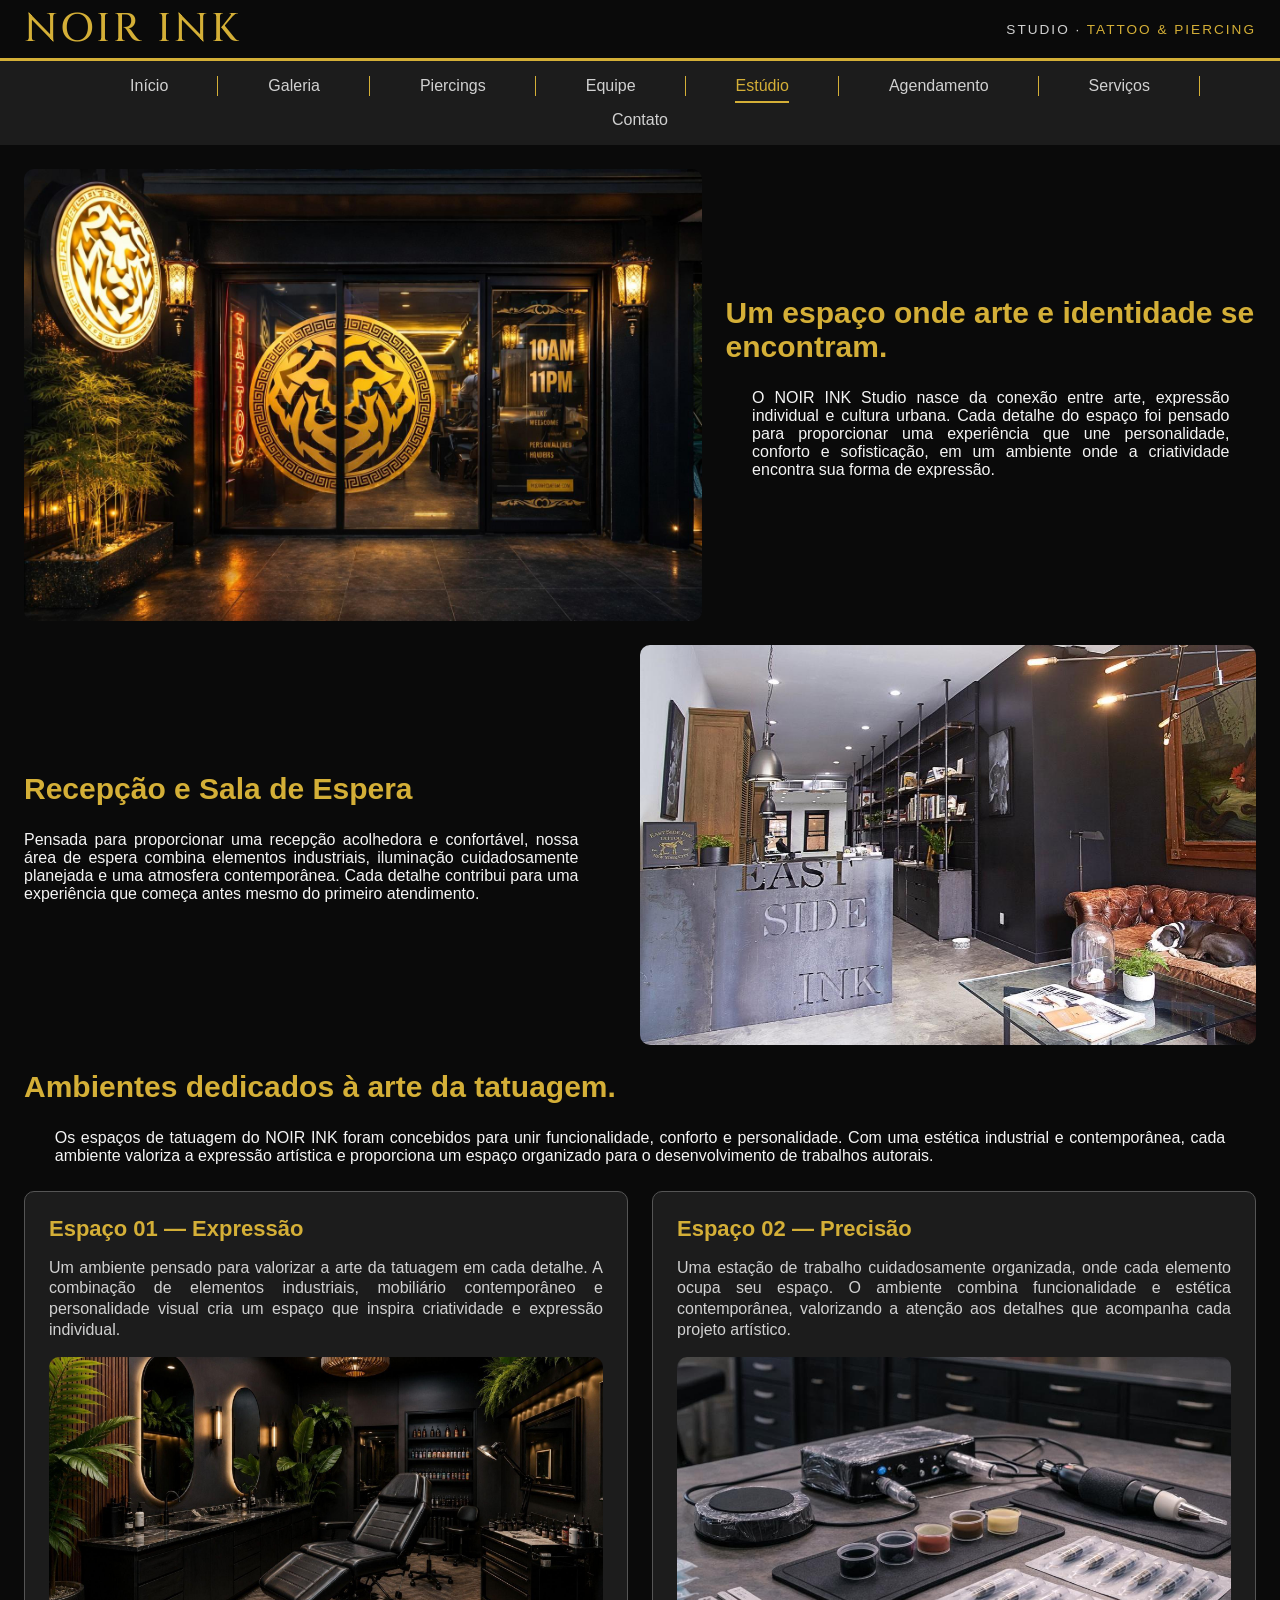
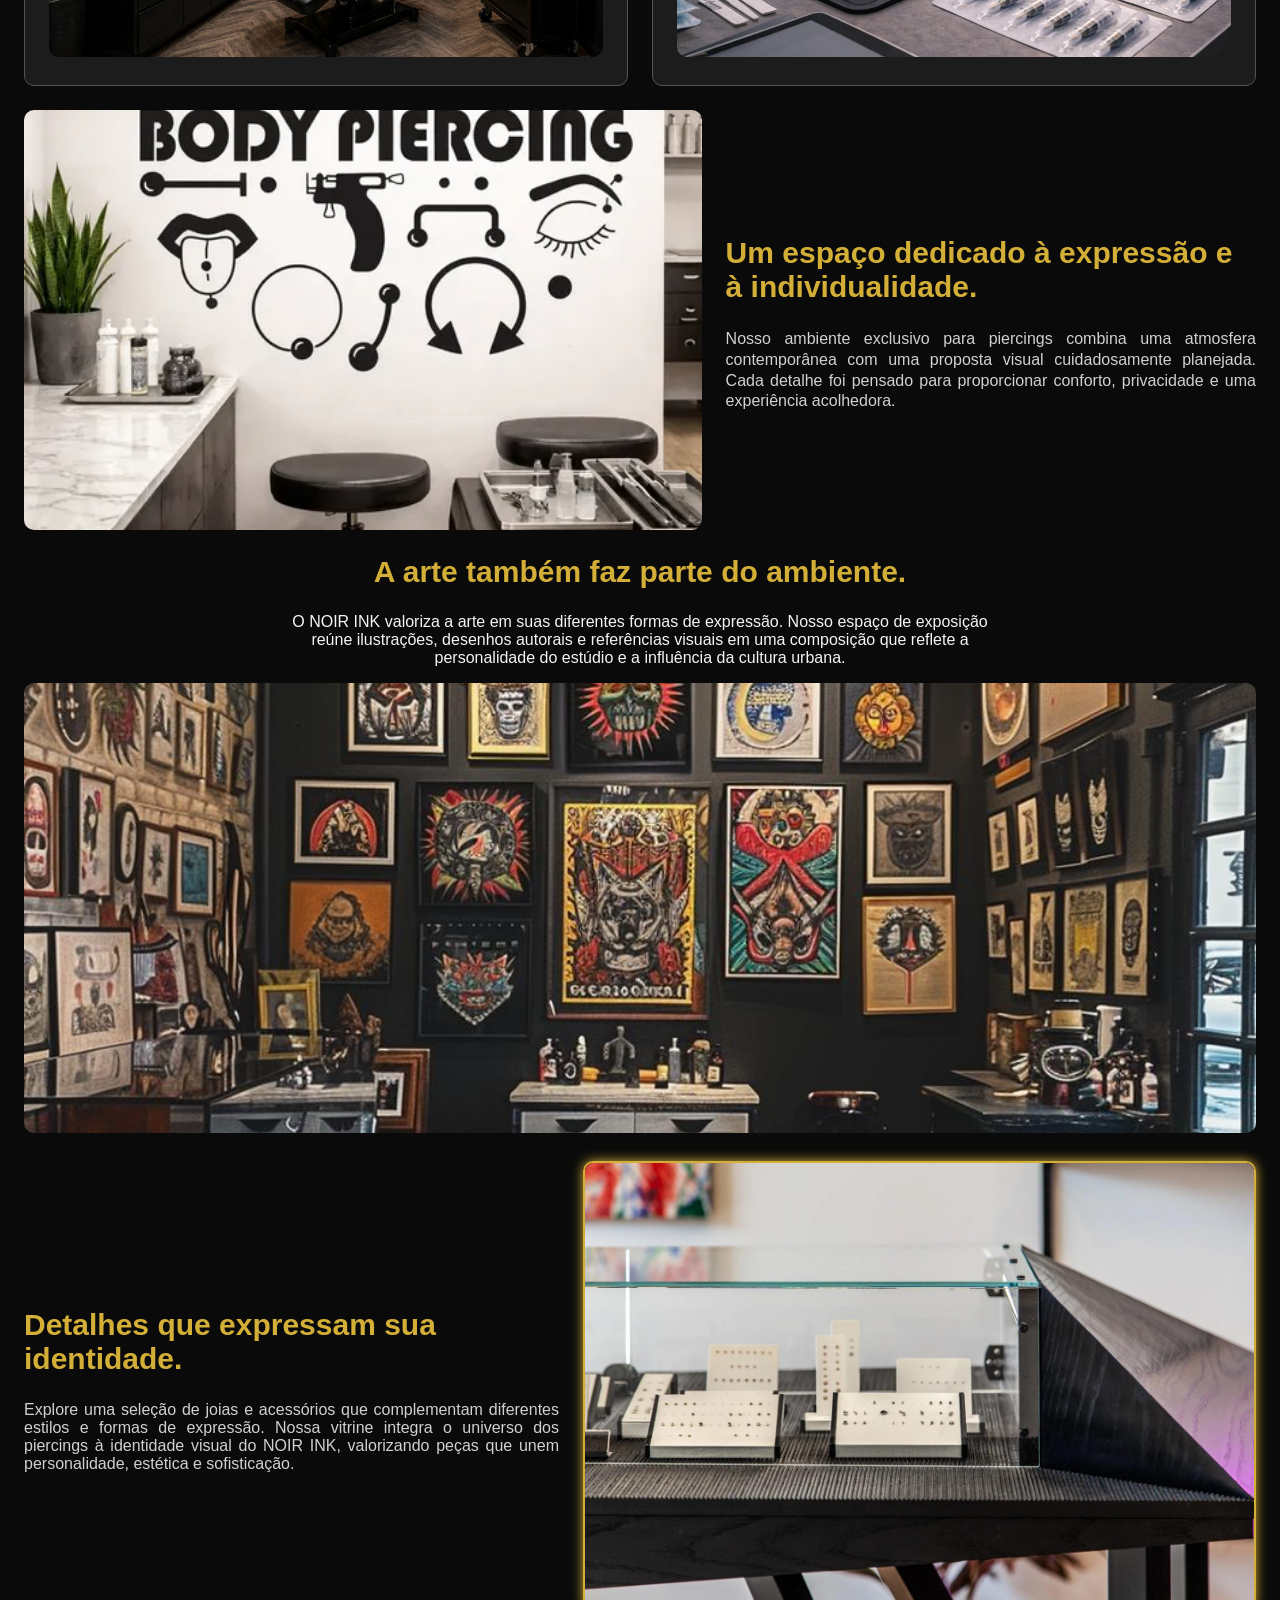
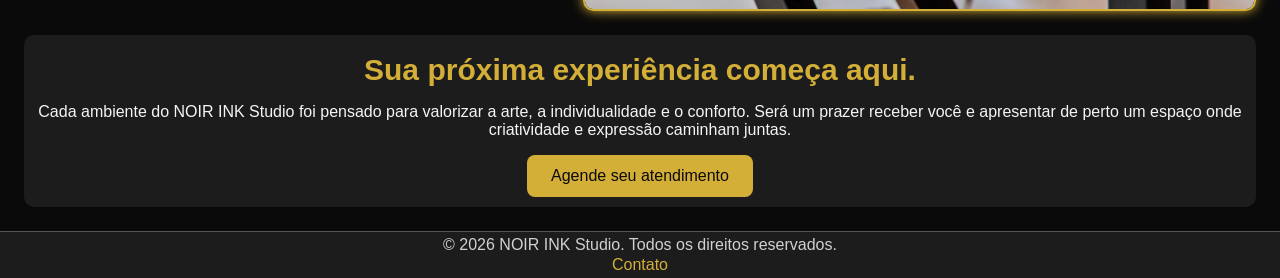
<file: NOIR INK Studio/html/estudio.html>
<!DOCTYPE html>
<html lang="pt-BR">
<head>
    <meta charset="UTF-8">
    <meta name="viewport" content="width=device-width, initial-scale=1.0">
    <title>Estúdio - NOIR INK Studio</title>
    <link rel="stylesheet" href="../css/estudio-style.css">
    <meta name="description" content="Conheça o NOIR INK Studio: um espaço que une arte, identidade e sofisticação em experiências de tatuagem e piercing.">
    <link href="https://fonts.googleapis.com/css2?family=Cinzel:wght@400;500;600;700&display=swap" rel="stylesheet">
</head>
<body>
    <header>
        <div class="header-top">
            <h1>NOIR INK</h1>
            <p>STUDIO · <span class="gold-text">TATTOO &amp; PIERCING</span></p>
        </div>
        <nav aria-label="Menu de navegação">
            <a href="index.html">Início</a>
            <a href="galeria.html">Galeria</a>
            <a href="piercings.html">Piercings</a>
            <a href="equipe.html">Equipe</a>
            <a href="estudio.html" aria-current="page">Estúdio</a>
            <a href="agendamento.html">Agendamento</a>
            <a href="servicos.html">Serviços</a>
            <a href="contato.html">Contato</a>
        </nav>
    </header>
    <main>
        <section id="apresentacao-estudio" aria-labelledby="apresentacao-title">
            <div class="apresentacao-background">
                <h2 id="apresentacao-title">Um espaço onde arte e identidade se encontram.</h2>
                <p id="apresentacao-description">O NOIR INK Studio nasce da conexão entre arte, expressão individual e cultura urbana. Cada detalhe do espaço foi pensado para proporcionar uma experiência que une personalidade, conforto e sofisticação, em um ambiente onde a criatividade encontra sua forma de expressão.</p>
            </div>
            <img src="../media/images/entrada-estudio.jpg" alt="Entrada industrial e sofisticada do NOIR INK Studio" class="apresentacao-imagem">
        </section>
        <section id="recepcao" aria-labelledby="recepcao-title">
            <div class="recepcao-background">
                <h2 id="recepcao-title">Recepção e Sala de Espera</h2>
                <p id="recepcao-description">Pensada para proporcionar uma recepção acolhedora e confortável, nossa área de espera combina elementos industriais, iluminação cuidadosamente planejada e uma atmosfera contemporânea. Cada detalhe contribui para uma experiência que começa antes mesmo do primeiro atendimento.</p>
            </div>
            <img src="../media/images/recepcao-estudio.jpg" alt="Recepção do NOIR INK Studio com decoração industrial, mobiliário contemporâneo e iluminação aconchegante." class="recepcao-imagem">
        </section>
        <section id="ambientes-tatuagem" aria-labelledby="ambientes-tatuagem-title">
            <div class="ambientes-tatuagem-background">
                <h2 id="ambientes-tatuagem-title">Ambientes dedicados à arte da tatuagem.</h2>
                <p id="ambientes-tatuagem-description">Os espaços de tatuagem do NOIR INK foram concebidos para unir funcionalidade, conforto e personalidade. Com uma estética industrial e contemporânea, cada ambiente valoriza a expressão artística e proporciona um espaço organizado para o desenvolvimento de trabalhos autorais.</p>
            </div>
            <div class="ambientes-tatuagem-container">
                <article class="ambiente-tatuagem">
                    <h3>Espaço 01 — Expressão</h3>
                    <p>Um ambiente pensado para valorizar a arte da tatuagem em cada detalhe. A combinação de elementos industriais, mobiliário contemporâneo e personalidade visual cria um espaço que inspira criatividade e expressão individual.</p>
                    <img src="../media/images/estudio-tattoo.jpg" alt="Interior do espaço de tatuagem do NOIR INK Studio, com cadeira de tatuagem e decoração industrial." class="estudio-imagem">
                </article>
                <article class="ambiente-tatuagem">
                    <h3>Espaço 02 — Precisão</h3>
                    <p>Uma estação de trabalho cuidadosamente organizada, onde cada elemento ocupa seu espaço. O ambiente combina funcionalidade e estética contemporânea, valorizando a atenção aos detalhes que acompanha cada projeto artístico.</p>
                    <img src="../media/images/organizacao.jpg" alt="Bancada de trabalho do estúdio de tatuagem com equipamentos e materiais organizados." class="estudio-imagem">
                </article>
            </div>
        </section>
        <section id="ambientes-piercing" aria-labelledby="ambientes-piercing-title">
            <div class="ambientes-piercing-background">
                <h2 id="ambientes-piercing-title">Um espaço dedicado à expressão e à individualidade.</h2>
                <p id="ambientes-piercing-description">Nosso ambiente exclusivo para piercings combina uma atmosfera contemporânea com uma proposta visual cuidadosamente planejada. Cada detalhe foi pensado para proporcionar conforto, privacidade e uma experiência acolhedora.</p>
            </div>
            <img src="../media/images/sala-piercing.webp" alt="Interior do espaço de body piercing do NOIR INK Studio, com decoração industrial." class="ambientes-piercing-imagem">
        </section>
        <section id="exposicao-artistica" aria-labelledby="exposicao-artistica-title">
            <h2 id="exposicao-artistica-title">A arte também faz parte do ambiente.</h2>
            <p id="exposicao-artistica-description">O NOIR INK valoriza a arte em suas diferentes formas de expressão. Nosso espaço de exposição reúne ilustrações, desenhos autorais e referências visuais em uma composição que reflete a personalidade do estúdio e a influência da cultura urbana.</p>
            <img src="../media/images/galeria-industrial.jpg" alt="Galeria artística do NOIR INK Studio com ilustrações emolduradas, paredes escuras e iluminação direcionada." class="exposicao-artistica-imagem">
        </section>
        <section id="exposicao-joias" aria-labelledby="exposicao-joias-title">
            <div class="exposicao-joias-background">
                <h2 id="exposicao-joias-title">Detalhes que expressam sua identidade.</h2>
                <p id="exposicao-joias-description">Explore uma seleção de joias e acessórios que complementam diferentes estilos e formas de expressão. Nossa vitrine integra o universo dos piercings à identidade visual do NOIR INK, valorizando peças que unem personalidade, estética e sofisticação.</p>
            </div>
            <img src="../media/images/galeria-joias.jpg" alt="Vitrine do NOIR INK Studio com joias e acessórios para piercings organizados em expositores." class="exposicao-joias-imagem">
        </section>
        <section id="conhecer-estudio" aria-labelledby="conhecer-estudio-title">
            <h2 id="conhecer-estudio-title">Sua próxima experiência começa aqui.</h2>
            <p id="conhecer-estudio-description">Cada ambiente do NOIR INK Studio foi pensado para valorizar a arte, a individualidade e o conforto. Será um prazer receber você e apresentar de perto um espaço onde criatividade e expressão caminham juntas.</p>
            <a href="agendamento.html" class="btn">Agende seu atendimento</a>
        </section>
    </main>
    <footer>
        <p>&copy; 2026 NOIR INK Studio. Todos os direitos reservados.</p>
        <a href="contato.html">Contato</a>
    </footer>
</body>
</html>
</file>
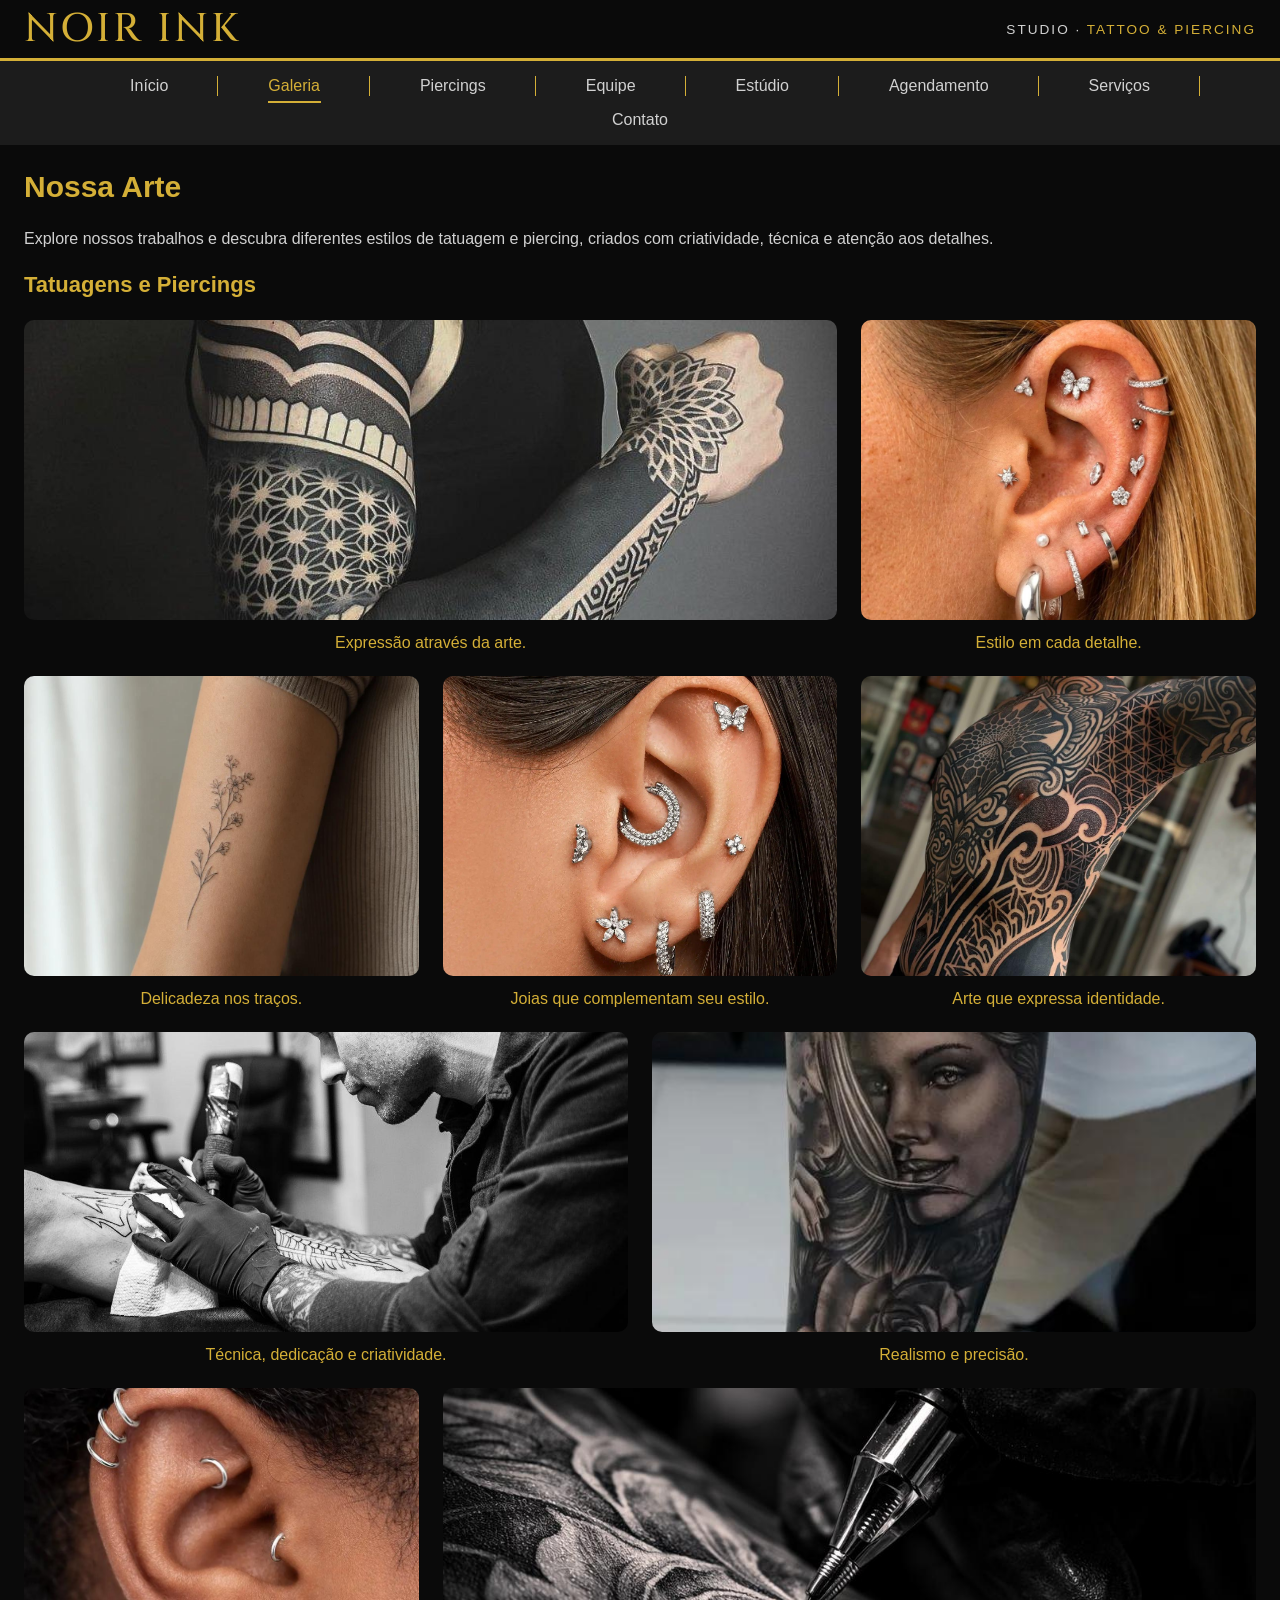
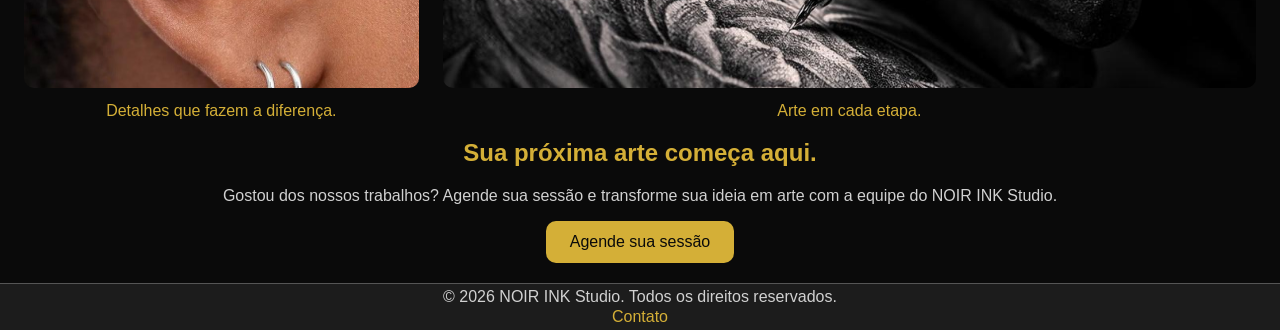
<file: NOIR INK Studio/html/galeria.html>
<!DOCTYPE html>
<html lang="pt-BR">
<head>
    <meta charset="UTF-8">
    <meta name="viewport" content="width=device-width, initial-scale=1.0">
    <title>Galeria - NOIR INK Studio</title>
    <link rel="stylesheet" href="../css/galeria-style.css">
    <meta name="description" content="Explore a galeria do NOIR INK Studio e conheça nossos trabalhos de tatuagem e piercing, com diferentes estilos e expressões artísticas.">
    <link href="https://fonts.googleapis.com/css2?family=Cinzel:wght@400;500;600;700&display=swap" rel="stylesheet">
</head>
<body>
    <header>
        <div class="header-top">
            <h1>NOIR INK</h1>
            <p>STUDIO · <span class="gold-text">TATTOO &amp; PIERCING</span></p>
        </div>
        <nav aria-label="Menu de navegação">
            <a href="index.html">Início</a>
            <a href="galeria.html" aria-current="page">Galeria</a>
            <a href="piercings.html">Piercings</a>
            <a href="equipe.html">Equipe</a>
            <a href="estudio.html">Estúdio</a>
            <a href="agendamento.html">Agendamento</a>
            <a href="servicos.html">Serviços</a>
            <a href="contato.html">Contato</a>
        </nav>
    </header>
    <main>
        <section id="galeria" aria-labelledby="galeria-title">
            <h2 id="galeria-title">Nossa Arte</h2>
            <p>Explore nossos trabalhos e descubra diferentes estilos de tatuagem e piercing, criados com criatividade, técnica e atenção aos detalhes.</p>
            <h3>Tatuagens e Piercings</h3>
            <div class="galeria-container">
                <figure>
                    <img src="../media/images/tatuagem-2.jpg" alt="Outro trabalho artístico de tatuagem">
                    <figcaption>Expressão através da arte.</figcaption>
                </figure>
                <figure>
                    <img src="../media/images/piercing-2.jpg" alt="Outro trabalho de piercing">
                    <figcaption>Estilo em cada detalhe.</figcaption>
                </figure>
                <figure>
                    <img src="../media/images/fine-line.jpg" alt="Trabalho de tatuagem no estilo fine line">
                    <figcaption>Delicadeza nos traços.</figcaption>
                </figure>
                <figure>
                    <img src="../media/images/joias.jpg" alt="Joias utilizadas em piercings">
                    <figcaption>Joias que complementam seu estilo.</figcaption>
                </figure>
                <figure>
                    <img src="../media/images/tatuagem.jpg" alt="Homem com torso e braço completamente tatuados, mostrando uma variedade de desenhos artísticos">
                    <figcaption>Arte que expressa identidade.</figcaption>
                </figure>
                <figure>
                    <img src="../media/images/equipe.jpg" alt="Tatuador usando luvas pretas enquanto trabalha em uma tatuagem">
                    <figcaption>Técnica, dedicação e criatividade.</figcaption>
                </figure>
                <figure>
                    <img src="../media/images/realismo.jpg" alt="Trabalho de tatuagem no estilo realismo">
                    <figcaption>Realismo e precisão.</figcaption>
                </figure>
                <figure>
                    <img src="../media/images/piercing.jpg" alt="Piercing de orelha com sete pequenas joias prateadas">
                    <figcaption>Detalhes que fazem a diferença.</figcaption>
                </figure>
                <figure>
                    <img src="../media/images/processo.jpg" alt="Etapa do processo de criação de uma tatuagem">
                    <figcaption>Arte em cada etapa.</figcaption>
                </figure>
            </div>
        </section>
        <section class="agendamento-cta" aria-labelledby="agendamento-title">
            <h2 id="agendamento-title">Sua próxima arte começa aqui.</h2>
            <p>Gostou dos nossos trabalhos? Agende sua sessão e transforme sua ideia em arte com a equipe do NOIR INK Studio.</p>
            <a href="agendamento.html" class="botao-agendamento">Agende sua sessão</a>
        </section>
    </main>
    <footer>
        <p>&copy; 2026 NOIR INK Studio. Todos os direitos reservados.</p>
        <a href="contato.html">Contato</a>
    </footer>
</body>
</html>
</file>
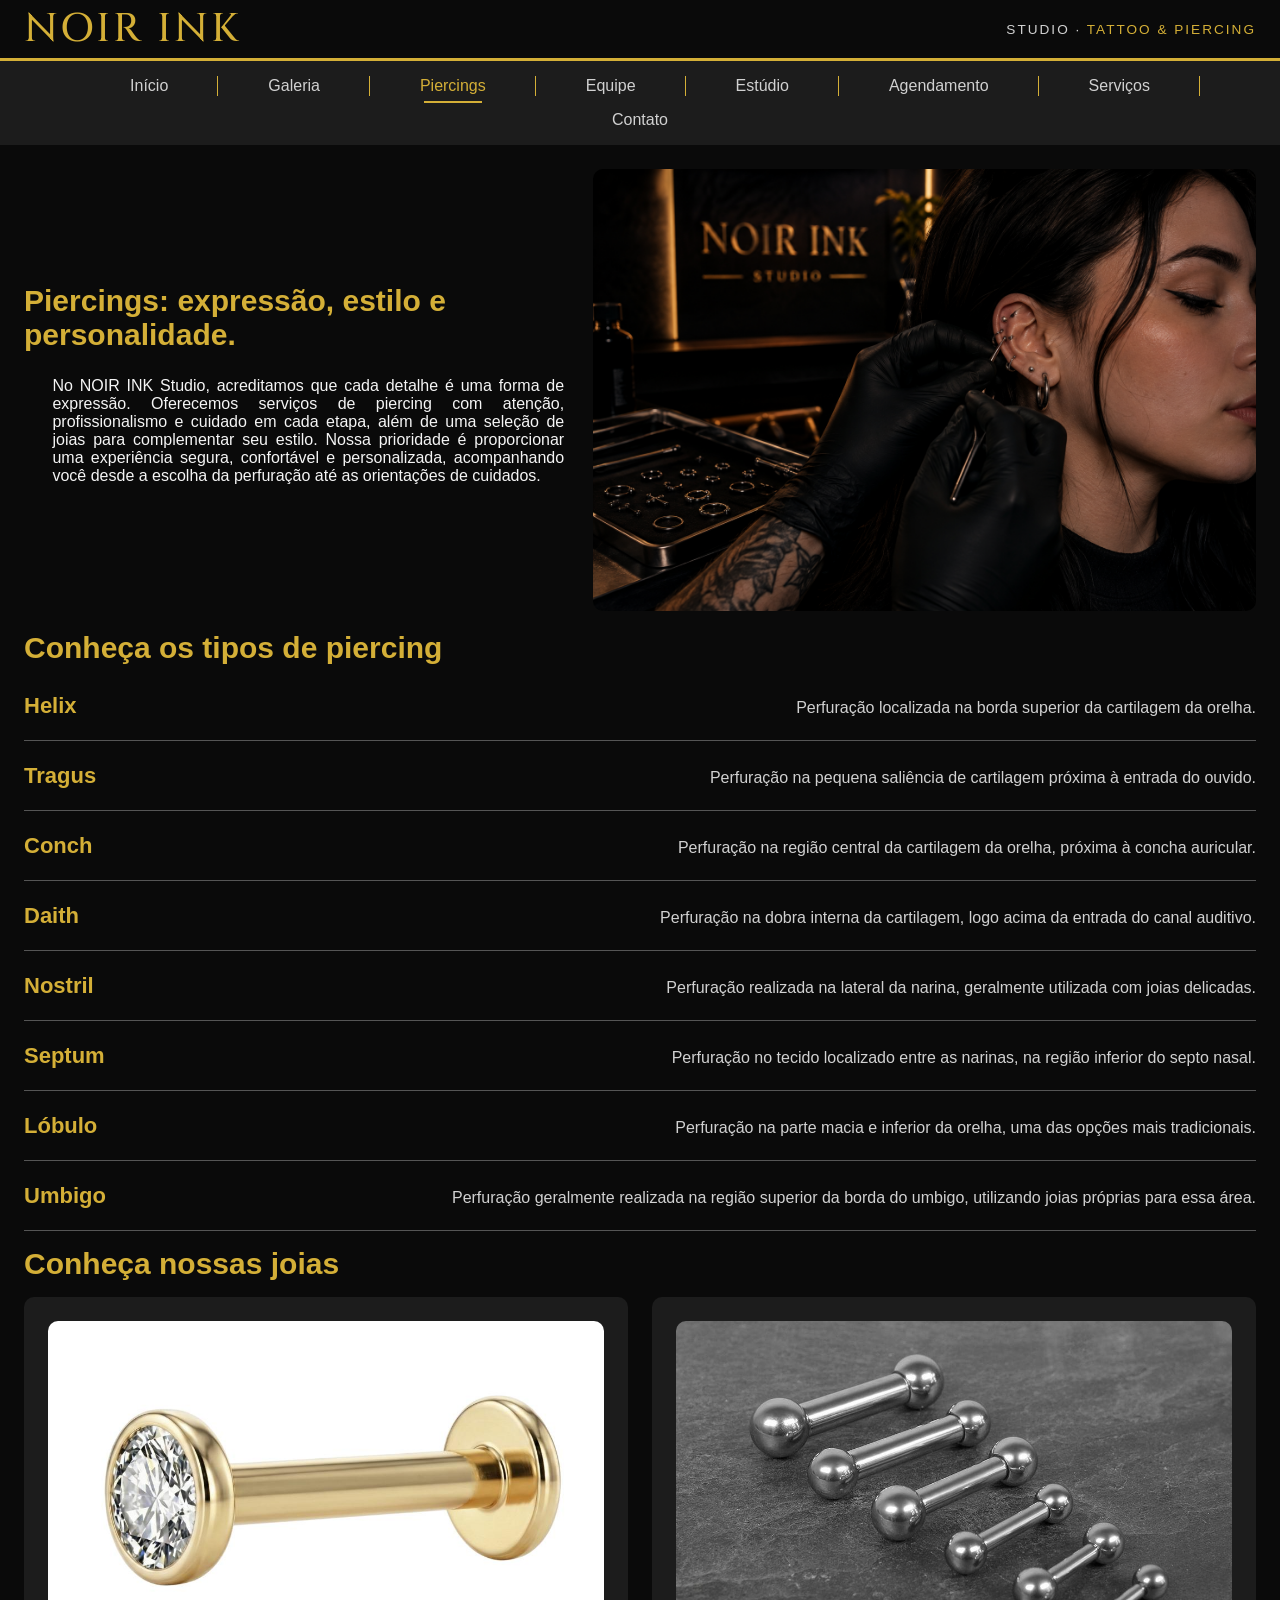
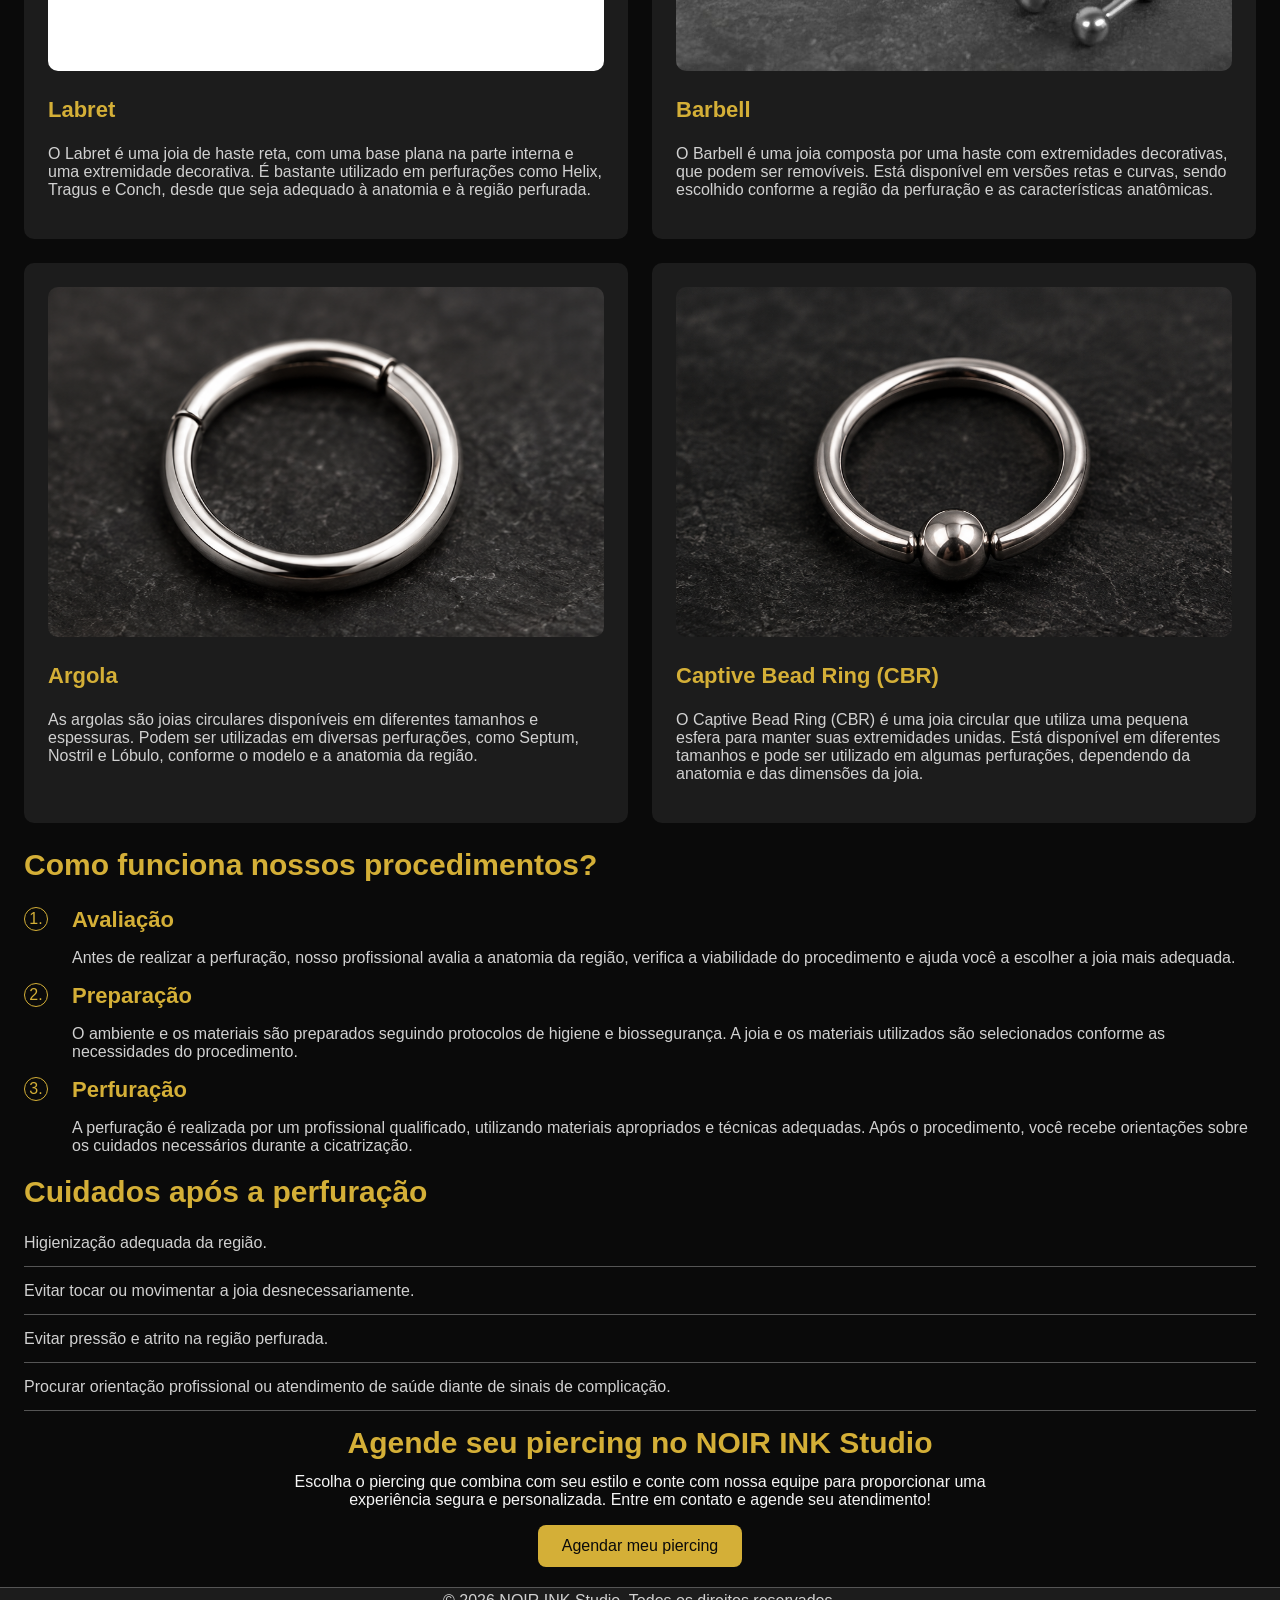
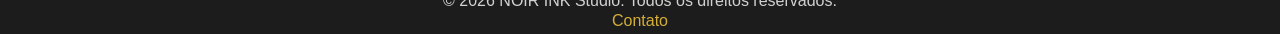
<file: NOIR INK Studio/html/piercings.html>
<!DOCTYPE html>
<html lang="pt-BR">
<head>
    <meta charset="UTF-8">
    <meta name="viewport" content="width=device-width, initial-scale=1.0">
    <title>Piercings - NOIR INK Studio</title>
    <link rel="stylesheet" href="../css/piercings-style.css">
    <meta name="description" content="Conheça os serviços de piercing do NOIR INK Studio. Explore diferentes perfurações, modelos de joias e cuidados para uma experiência segura e personalizada.">
    <link href="https://fonts.googleapis.com/css2?family=Cinzel:wght@400;500;600;700&display=swap" rel="stylesheet">
</head>
<body>
    <header>
        <div class="header-top">
            <h1>NOIR INK</h1>
            <p>STUDIO · <span class="gold-text">TATTOO &amp; PIERCING</span></p>
        </div>
        <nav aria-label="Menu de navegação">
            <a href="index.html">Início</a>
            <a href="galeria.html">Galeria</a>
            <a href="piercings.html" aria-current="page">Piercings</a>
            <a href="equipe.html">Equipe</a>
            <a href="estudio.html">Estúdio</a>
            <a href="agendamento.html">Agendamento</a>
            <a href="servicos.html">Serviços</a>
            <a href="contato.html">Contato</a>
        </nav>
    </header>
    <main>
        <section id="piercings" aria-labelledby="piercings-title">
            <div class="apresentacao">
                <h2 id="piercings-title">Piercings: expressão, estilo e personalidade.</h2>
                <p>No NOIR INK Studio, acreditamos que cada detalhe é uma forma de expressão. Oferecemos serviços de piercing com atenção, profissionalismo e cuidado em cada etapa, além de uma seleção de joias para complementar seu estilo. Nossa prioridade é proporcionar uma experiência segura, confortável e personalizada, acompanhando você desde a escolha da perfuração até as orientações de cuidados.</p>
            </div>
            <div class="img-apresentacao">
                <img src="../media/images/piercing-apresentacao.png" alt="Piercer utilizando luvas pretas enquanto ajusta uma joia na orelha de uma cliente, com outros piercings e joias expostos no estúdio.">
            </div>
        </section>
        <section id="tipos-piercings" aria-labelledby="tipos-piercings-title">
            <h2 id="tipos-piercings-title">Conheça os tipos de piercing</h2>
            <ul>
                <li>
                    <h3>Helix</h3>
                    <p>Perfuração localizada na borda superior da cartilagem da orelha.</p>
                </li>
                <li>
                    <h3>Tragus</h3>
                    <p>Perfuração na pequena saliência de cartilagem próxima à entrada do ouvido.</p>
                </li>
                <li>
                    <h3>Conch</h3>
                    <p>Perfuração na região central da cartilagem da orelha, próxima à concha auricular.</p>
                </li>
                <li>
                    <h3>Daith</h3>
                    <p>Perfuração na dobra interna da cartilagem, logo acima da entrada do canal auditivo.</p>
                </li>
                <li>
                    <h3>Nostril</h3>
                    <p>Perfuração realizada na lateral da narina, geralmente utilizada com joias delicadas.</p>
                </li>
                <li>
                    <h3>Septum</h3>
                    <p>Perfuração no tecido localizado entre as narinas, na região inferior do septo nasal.</p>
                </li>
                <li>
                    <h3>Lóbulo</h3>
                    <p>Perfuração na parte macia e inferior da orelha, uma das opções mais tradicionais.</p>
                </li>
                <li>
                    <h3>Umbigo</h3>
                    <p>Perfuração geralmente realizada na região superior da borda do umbigo, utilizando joias próprias para essa área.</p>
                </li>
            </ul>
        </section>
        <section id="joias" aria-labelledby="joias-title">
            <h2 id="joias-title">Conheça nossas joias</h2>
            <article>
                <img src="../media/images/joia-labret.jpg" alt="Joia Labret com haste reta, extremidade decorativa e base plana." loading="lazy">
                <h3>Labret</h3>
                <p>O Labret é uma joia de haste reta, com uma base plana na parte interna e uma extremidade decorativa. É bastante utilizado em perfurações como Helix, Tragus e Conch, desde que seja adequado à anatomia e à região perfurada.</p>
            </article>
            <article>
                <img src="../media/images/joia-barbell.jpg" alt="Conjunto de piercings Barbell prateados, com hastes retas e extremidades esféricas de diferentes tamanhos, dispostos sobre uma superfície escura." loading="lazy">
                <h3>Barbell</h3>
                <p>O Barbell é uma joia composta por uma haste com extremidades decorativas, que podem ser removíveis. Está disponível em versões retas e curvas, sendo escolhido conforme a região da perfuração e as características anatômicas.</p>
            </article>
            <article>
                <img src="../media/images/joia-argola.png" alt="Argola prateada de formato circular, com acabamento polido e fecho discreto." loading="lazy">
                <h3>Argola</h3>
                <p>As argolas são joias circulares disponíveis em diferentes tamanhos e espessuras. Podem ser utilizadas em diversas perfurações, como Septum, Nostril e Lóbulo, conforme o modelo e a anatomia da região.</p>
            </article>
            <article>
                <img src="../media/images/joia-cbr.png" alt="Piercing Captive Bead Ring (CBR) prateado, com formato circular e uma pequena esfera metálica que mantém as extremidades unidas." loading="lazy">
                <h3>Captive Bead Ring (CBR)</h3>
                <p>O Captive Bead Ring (CBR) é uma joia circular que utiliza uma pequena esfera para manter suas extremidades unidas. Está disponível em diferentes tamanhos e pode ser utilizado em algumas perfurações, dependendo da anatomia e das dimensões da joia.</p>
            </article>
        </section>
        <section id="procedimento" aria-labelledby="procedimento-title">
            <h2 id="procedimento-title">Como funciona nossos procedimentos?</h2>
            <ol>
                <li>
                    <h3>Avaliação</h3>
                    <p>Antes de realizar a perfuração, nosso profissional avalia a anatomia da região, verifica a viabilidade do procedimento e ajuda você a escolher a joia mais adequada.</p>
                </li>
                <li>
                    <h3>Preparação</h3>
                    <p>O ambiente e os materiais são preparados seguindo protocolos de higiene e biossegurança. A joia e os materiais utilizados são selecionados conforme as necessidades do procedimento.</p>
                </li>
                <li>
                    <h3>Perfuração</h3>
                    <p>A perfuração é realizada por um profissional qualificado, utilizando materiais apropriados e técnicas adequadas. Após o procedimento, você recebe orientações sobre os cuidados necessários durante a cicatrização.</p>
                </li>
            </ol>
        </section>
        <section id="cuidados" aria-labelledby="cuidados-title">
            <h2 id="cuidados-title">Cuidados após a perfuração</h2>
            <ul>
                <li>Higienização adequada da região.</li>
                <li>Evitar tocar ou movimentar a joia desnecessariamente.</li>
                <li>Evitar pressão e atrito na região perfurada.</li>
                <li>Procurar orientação profissional ou atendimento de saúde diante de sinais de complicação.</li>
            </ul>
        </section>
        <section id="agendamento" aria-labelledby="agendamento-title">
            <h2 id="agendamento-title">Agende seu piercing no NOIR INK Studio</h2>
            <p>Escolha o piercing que combina com seu estilo e conte com nossa equipe para proporcionar uma experiência segura e personalizada. Entre em contato e agende seu atendimento!</p>
            <a href="agendamento.html" class="btn">Agendar meu piercing</a>
        </section>
    </main>
    <footer>
        <p>&copy; 2026 NOIR INK Studio. Todos os direitos reservados.</p>
        <a href="contato.html">Contato</a>
    </footer>
</body>
</html>
</file>
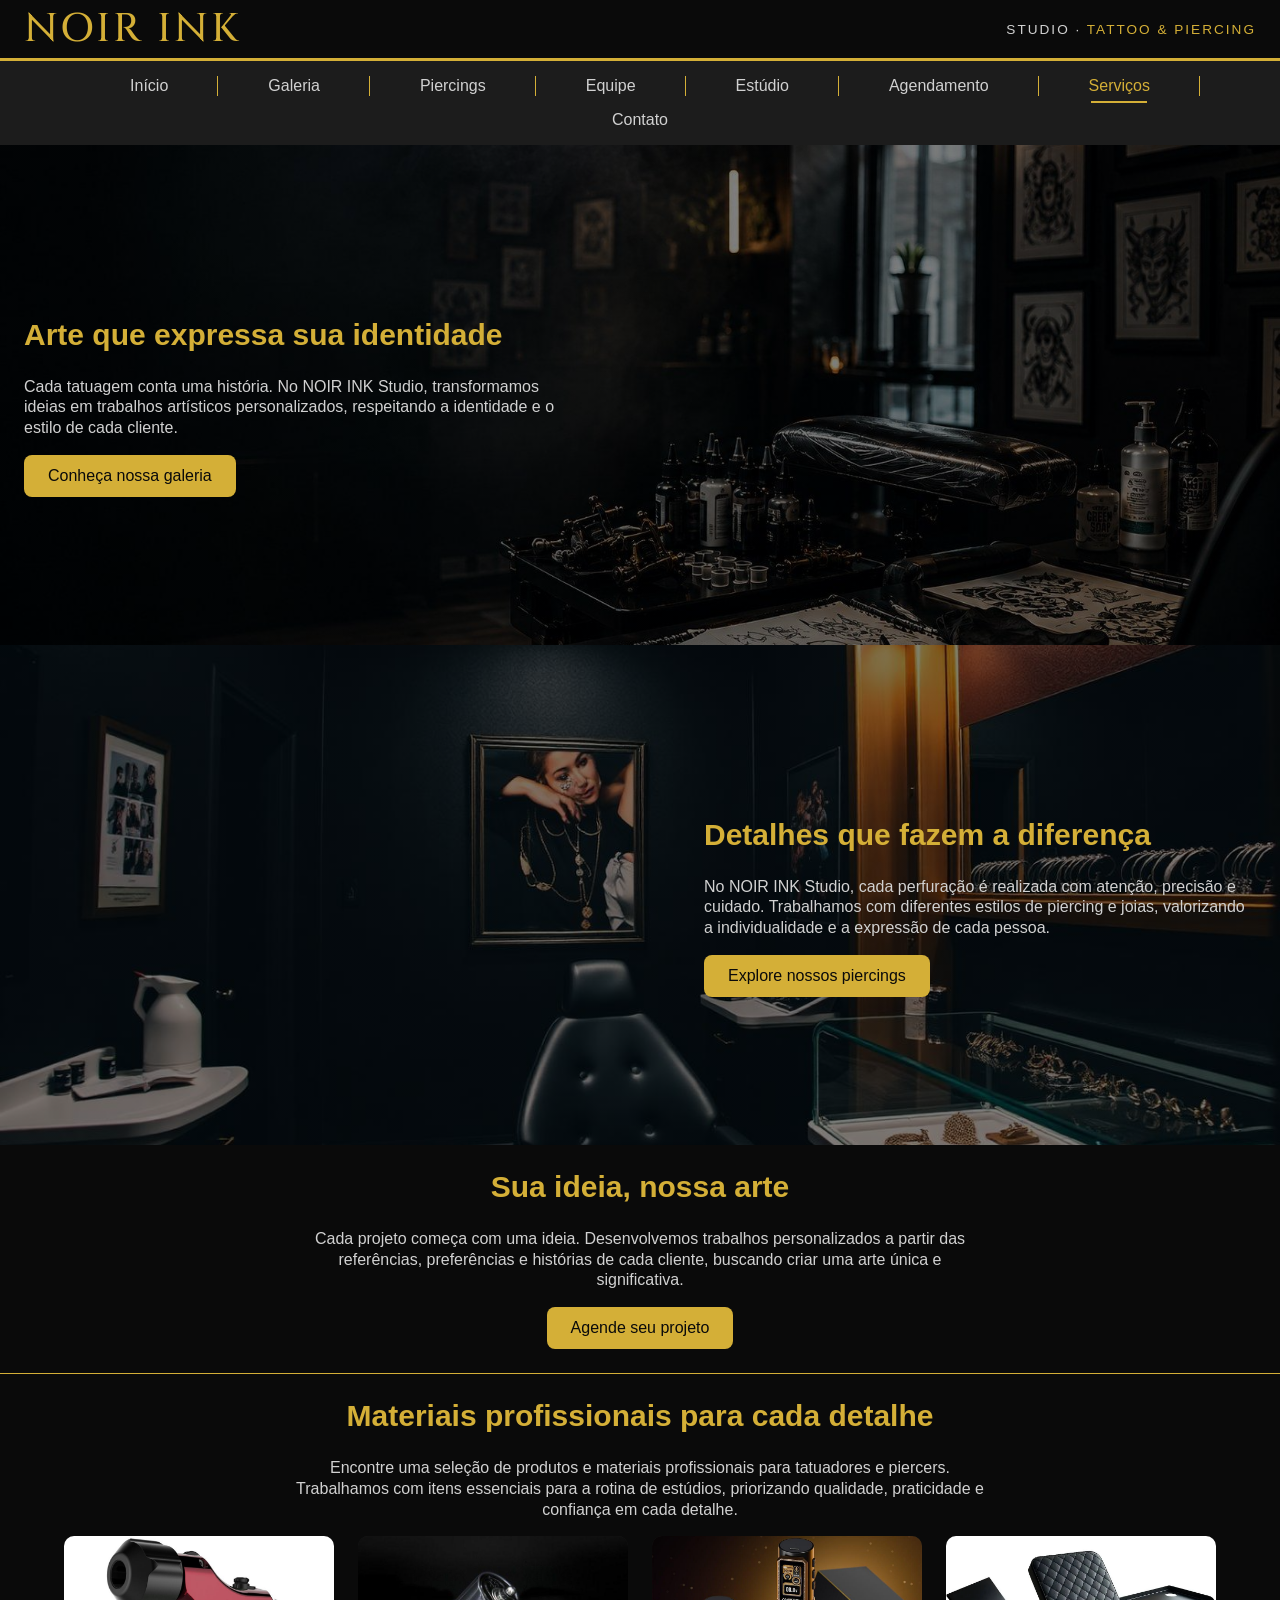
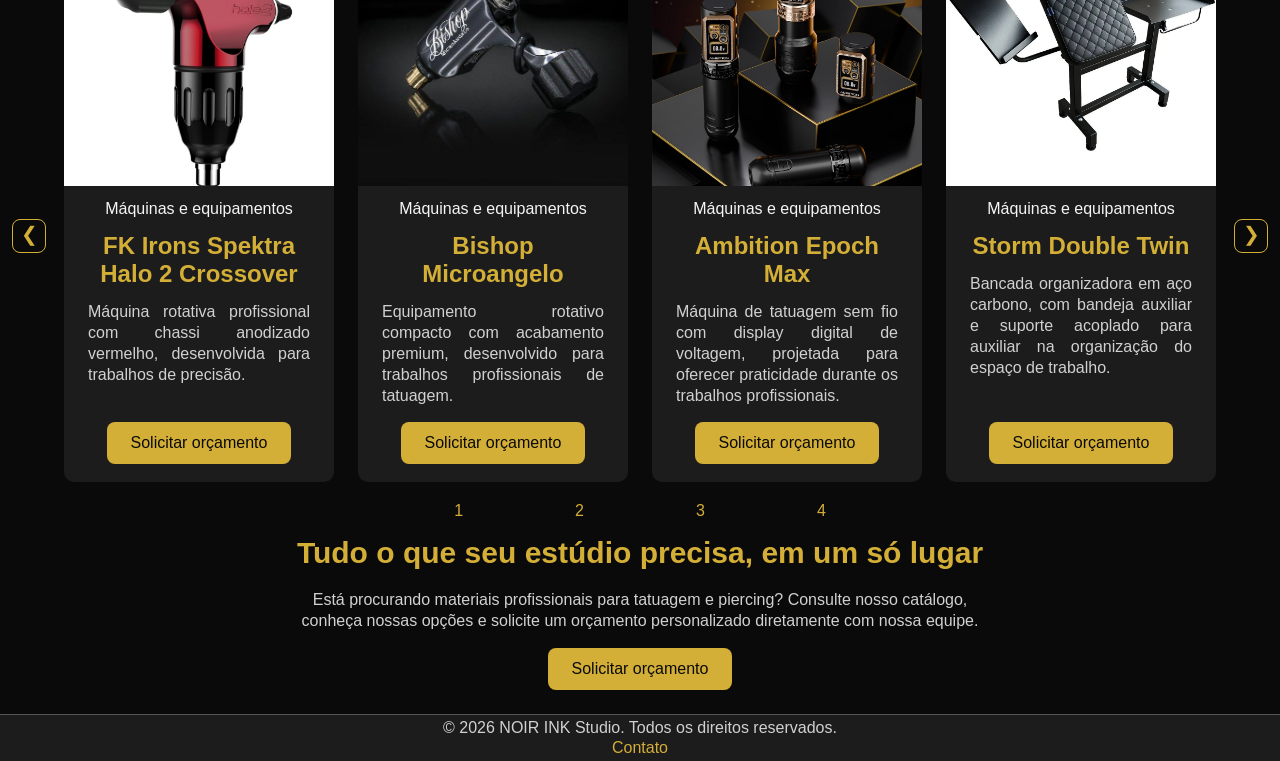
<file: NOIR INK Studio/html/servicos.html>
<!DOCTYPE html>
<html lang="pt-BR">
<head>
    <meta charset="UTF-8">
    <meta name="viewport" content="width=device-width, initial-scale=1.0">
    <title>Serviços - NOIR INK Studio</title>
    <link rel="stylesheet" href="../css/servicos-style.css">
    <meta name="description" content="Conheça os serviços do NOIR INK Studio: tatuagens, piercings, projetos personalizados e catálogo profissional de insumos.">
    <link rel="preconnect" href="https://fonts.googleapis.com">
    <link rel="preconnect" href="https://fonts.gstatic.com" crossorigin>
    <link href="https://fonts.googleapis.com/css2?family=Cinzel:wght@400;500;600;700&display=swap" rel="stylesheet">
</head>
<body>
    <header>
        <div class="header-top">
            <h1>NOIR INK</h1>
            <p>STUDIO · <span class="gold-text">TATTOO &amp; PIERCING</span></p>
        </div>
        <nav aria-label="Menu de navegação">
            <a href="index.html">Início</a>
            <a href="galeria.html">Galeria</a>
            <a href="piercings.html">Piercings</a>
            <a href="equipe.html">Equipe</a>
            <a href="estudio.html">Estúdio</a>
            <a href="agendamento.html">Agendamento</a>
            <a href="servicos.html" aria-current="page">Serviços</a>
            <a href="contato.html">Contato</a>
        </nav>
    </header>
    <main>
        <section id="servicos-tatuagem" class="servicos-tatuagem" aria-labelledby="tatuagem-title">
            <div class="servicos-conteudo">
                <h2 id="tatuagem-title">Arte que expressa sua identidade</h2>
                <p>Cada tatuagem conta uma história. No NOIR INK Studio, transformamos ideias em trabalhos artísticos personalizados, respeitando a identidade e o estilo de cada cliente.</p>
                <a href="galeria.html" class="btn-servico">Conheça nossa galeria</a>
            </div>
        </section>
        <section id="servicos-piercing" class="servicos-piercing" aria-labelledby="piercing-title">
            <div class="servicos-conteudo">
                <h2 id="piercing-title">Detalhes que fazem a diferença</h2>
                <p>No NOIR INK Studio, cada perfuração é realizada com atenção, precisão e cuidado. Trabalhamos com diferentes estilos de piercing e joias, valorizando a individualidade e a expressão de cada pessoa.</p>
                <a href="piercings.html" class="btn-servico">Explore nossos piercings</a>
            </div>
        </section>
        <section id="projetos-personalizados" class="projetos-personalizados" aria-labelledby="projetos-title">
            <div class="projetos-conteudo">
                <h2 id="projetos-title">Sua ideia, nossa arte</h2>
                <p>Cada projeto começa com uma ideia. Desenvolvemos trabalhos personalizados a partir das referências, preferências e histórias de cada cliente, buscando criar uma arte única e significativa.</p>
                <a href="agendamento.html" class="btn-servico">Agende seu projeto</a>
            </div>
        </section>
        <section id="catalogo-insumos" class="catalogo-insumos" aria-labelledby="catalogo-title">
            <div class="catalogo-apresentacao">
                <h2 id="catalogo-title">Materiais profissionais para cada detalhe</h2>
                <p>Encontre uma seleção de produtos e materiais profissionais para tatuadores e piercers. Trabalhamos com itens essenciais para a rotina de estúdios, priorizando qualidade, praticidade e confiança em cada detalhe.</p>
            </div>
            <div class="catalogo-carrossel">
                <div id="grupo-produtos-1" class="grupo-produtos">
                    <article class="produto-card">
                        <img src="../media/images/fk-irons-spektra-halo-2.jpg" alt="Máquina rotativa de tatuagem FK Irons Spektra Halo 2 Crossover" loading="lazy">
                        <div class="produto-info">
                            <span class="produto-categoria">Máquinas e equipamentos</span>
                            <h3>FK Irons Spektra Halo 2 Crossover</h3>
                            <p>Máquina rotativa profissional com chassi anodizado vermelho, desenvolvida para trabalhos de precisão.</p>
                            <a href="#" class="btn-orcamento">Solicitar orçamento</a>
                        </div>
                    </article>
                    <article class="produto-card">
                        <img src="../media/images/bishop-microangelo.jpg" alt="Máquina rotativa de tatuagem Bishop Microangelo com acabamento cinza polido" loading="lazy">
                        <div class="produto-info">
                            <span class="produto-categoria">Máquinas e equipamentos</span>
                            <h3>Bishop Microangelo</h3>
                            <p>Equipamento rotativo compacto com acabamento premium, desenvolvido para trabalhos profissionais de tatuagem.</p>
                            <a href="#" class="btn-orcamento">Solicitar orçamento</a>
                        </div>
                    </article>
                    <article class="produto-card">
                        <img src="../media/images/ambition-epoch-max.jpg" alt="Máquina de tatuagem wireless Ambition Epoch Max com display digital" loading="lazy">
                        <div class="produto-info">
                            <span class="produto-categoria">Máquinas e equipamentos</span>
                            <h3>Ambition Epoch Max</h3>
                            <p>Máquina de tatuagem sem fio com display digital de voltagem, projetada para oferecer praticidade durante os trabalhos profissionais.</p>
                            <a href="#" class="btn-orcamento">Solicitar orçamento</a>
                        </div>
                    </article>
                    <article class="produto-card">
                        <img src="../media/images/storm-double-twin.webp" alt="Bancada organizadora Storm Double Twin com estrutura metálica e bandeja auxiliar" loading="lazy">
                        <div class="produto-info">
                            <span class="produto-categoria">Máquinas e equipamentos</span>
                            <h3>Storm Double Twin</h3>
                            <p>Bancada organizadora em aço carbono, com bandeja auxiliar e suporte acoplado para auxiliar na organização do espaço de trabalho.</p>
                            <a href="#" class="btn-orcamento">Solicitar orçamento</a>
                        </div>
                    </article>
                    <div class="controles-carrossel">
                        <div class="setas-carrossel">
                            <a href="#grupo-produtos-4" class="setas-navegacao" aria-label="Grupo anterior">&#10094;</a>
                            <a href="#grupo-produtos-2" class="setas-navegacao" aria-label="Próximo grupo">&#10095;</a>
                        </div>

                        <nav class="navegacao-carrossel" aria-label="Navegação do catálogo">
                            <a href="#grupo-produtos-1" aria-label="Ver grupo 1">1</a>
                            <a href="#grupo-produtos-2" aria-label="Ver grupo 2">2</a>
                            <a href="#grupo-produtos-3" aria-label="Ver grupo 3">3</a>
                            <a href="#grupo-produtos-4" aria-label="Ver grupo 4">4</a>
                        </nav>
                    </div>
                </div>
                <div id="grupo-produtos-2" class="grupo-produtos">
                    <article class="produto-card">
                        <img src="../media/images/instrumentacao-body-piercing.jpg" alt="Conjunto de instrumentos profissionais em aço inox para body piercing" loading="lazy">
                        <div class="produto-info">
                            <span class="produto-categoria">Instrumentação técnica</span>
                            <h3>Instrumentação Técnica para Body Piercing</h3>
                            <p>Seleção de instrumentos profissionais em aço inox, incluindo pinças, tesouras e hastes de inserção.</p>
                            <a href="#" class="btn-orcamento">Solicitar orçamento</a>
                        </div>
                    </article>
                    <article class="produto-card">
                        <img src="../media/images/mast-pro-cartuchos.jpg" alt="Cartuchos descartáveis de agulhas Mast Pro com corpo plástico roxo transparente" loading="lazy">
                        <div class="produto-info">
                            <span class="produto-categoria">Agulhas e cartuchos</span>
                            <h3>Cartuchos de Agulhas Mast Pro</h3>
                            <p>Cartuchos descartáveis para tatuagem, apresentados em embalagens individuais com corpo plástico roxo transparente.</p>
                            <a href="#" class="btn-orcamento">Solicitar orçamento</a>
                        </div>
                    </article>
                    <article class="produto-card">
                        <img src="../media/images/blackwork-cartuchos.jpg" alt="Embalagens de cartuchos profissionais Blackwork Supply" loading="lazy">
                        <div class="produto-info">
                            <span class="produto-categoria">Agulhas e cartuchos</span>
                            <h3>Embalagens de Cartuchos Profissionais Blackwork</h3>
                            <p>Cartuchos profissionais Blackwork Supply, apresentados em embalagens organizadoras com membrana de segurança.</p>
                            <a href="#" class="btn-orcamento">Solicitar orçamento</a>
                        </div>
                    </article>
                    <article class="produto-card">
                        <img src="../media/images/ozer-dragon-cartuchos.jpg" alt="Cartuchos de agulhas Ozer Dragon com detalhes estruturais dourados" loading="lazy">
                        <div class="produto-info">
                            <span class="produto-categoria">Agulhas e cartuchos</span>
                            <h3>Kit de Agulhas Ozer Dragon</h3>
                            <p>Cartuchos profissionais Ozer Dragon com acabamento e detalhes estruturais dourados.</p>
                            <a href="#" class="btn-orcamento">Solicitar orçamento</a>
                        </div>
                    </article>
                    <div class="controles-carrossel">
                        <div class="setas-carrossel">
                            <a href="#grupo-produtos-1" class="setas-navegacao" aria-label="Grupo anterior">&#10094;</a>
                            <a href="#grupo-produtos-3" class="setas-navegacao" aria-label="Próximo grupo">&#10095;</a>
                        </div>
                        <nav class="navegacao-carrossel" aria-label="Navegação do catálogo">
                            <a href="#grupo-produtos-1" aria-label="Ver grupo 1">1</a>
                            <a href="#grupo-produtos-2" aria-label="Ver grupo 2">2</a>
                            <a href="#grupo-produtos-3" aria-label="Ver grupo 3">3</a>
                            <a href="#grupo-produtos-4" aria-label="Ver grupo 4">4</a>
                        </nav>
                    </div>
                </div>
                <div id="grupo-produtos-3" class="grupo-produtos">
                    <article class="produto-card">
                        <img src="../media/images/fury-cartuchos.jpg" alt="Embalagem de cartuchos profissionais Fury" loading="lazy">
                        <div class="produto-info">
                            <span class="produto-categoria">Agulhas e cartuchos</span>
                            <h3>Cartuchos Fury</h3>
                            <p>Pack de cartuchos profissionais Fury, apresentado em embalagem fechada com design minimalista.</p>
                            <a href="#" class="btn-orcamento">Solicitar orçamento</a>
                        </div>
                    </article>
                    <article class="produto-card">
                        <img src="../media/images/dynamic-color-tintas.jpg" alt="Conjunto de frascos de tintas coloridas Dynamic Color" loading="lazy">
                        <div class="produto-info">
                            <span class="produto-categoria">Tintas e pigmentação</span>
                            <h3>Dynamic Color</h3>
                            <p>Conjunto de pigmentos coloridos Dynamic Color Co., apresentado em frascos aplicadores para uso profissional.</p>
                            <a href="#" class="btn-orcamento">Solicitar orçamento</a>
                        </div>
                    </article>
                    <article class="produto-card">
                        <img src="../media/images/kwadron-inx.jpg" alt="Frascos de tintas profissionais da linha Kwadron Inx" loading="lazy">
                        <div class="produto-info">
                            <span class="produto-categoria">Tintas e pigmentação</span>
                            <h3>Kwadron Inx</h3>
                            <p>Linha de tintas profissionais Kwadron Inx, com diferentes opções de pigmentação para trabalhos artísticos.</p>
                            <a href="#" class="btn-orcamento">Solicitar orçamento</a>
                        </div>
                    </article>
                    <article class="produto-card">
                        <img src="../media/images/joias-ouro-piercing.jpg" alt="Mostruário de joias douradas para perfuração com detalhes de zircônias" loading="lazy">
                        <div class="produto-info">
                            <span class="produto-categoria">Joalheria para piercing</span>
                            <h3>Coleção de Joias em Ouro</h3>
                            <p>Seleção de topos e adornos dourados com detalhes cravejados em zircônias, apresentados em mostruário comercial.</p>
                            <a href="#" class="btn-orcamento">Solicitar orçamento</a>
                        </div>
                    </article>
                    <div class="controles-carrossel">
                        <div class="setas-carrossel">
                            <a href="#grupo-produtos-2" class="setas-navegacao" aria-label="Grupo anterior">&#10094;</a>
                            <a href="#grupo-produtos-4" class="setas-navegacao" aria-label="Próximo grupo">&#10095;</a>
                        </div>

                        <nav class="navegacao-carrossel" aria-label="Navegação do catálogo">
                            <a href="#grupo-produtos-1" aria-label="Ver grupo 1">1</a>
                            <a href="#grupo-produtos-2" aria-label="Ver grupo 2">2</a>
                            <a href="#grupo-produtos-3" aria-label="Ver grupo 3">3</a>
                            <a href="#grupo-produtos-4" aria-label="Ver grupo 4">4</a>
                        </nav>
                    </div>
                </div>
                <div id="grupo-produtos-4" class="grupo-produtos">
                    <article class="produto-card">
                        <img src="../media/images/joias-luxo-piercing.jpg" alt="Coleção de joias para piercing com labrets de opala e argolas delicadas sobre veludo azul" loading="lazy">
                        <div class="produto-info">
                            <span class="produto-categoria">Joalheria para piercing</span>
                            <h3>Joias de Luxo para Body Piercing</h3>
                            <p>Seleção de labrets com detalhes em opala e argolas delicadas, apresentada em exposição comercial sobre veludo azul.</p>
                            <a href="#" class="btn-orcamento">Solicitar orçamento</a>
                        </div>
                    </article>
                    <article class="produto-card">
                        <img src="../media/images/modelo-orelha-joias.jpg" alt="Expositor anatômico de orelha em silicone preto com composição de joias para piercing" loading="lazy">
                        <div class="produto-info">
                            <span class="produto-categoria">Expositores e acessórios</span>
                            <h3>Modelo Anatômico de Orelha</h3>
                            <p>Expositor anatômico em silicone preto, desenvolvido para apresentar diferentes composições de joias e possibilidades de perfuração.</p>
                            <a href="#" class="btn-orcamento">Solicitar orçamento</a>
                        </div>
                    </article>
                    <article class="produto-card">
                        <img src="../media/images/alargadores-plugues-vidro.jpg" alt="Mostruário de alargadores e plugues de vidro com acabamento polido" loading="lazy">
                        <div class="produto-info">
                            <span class="produto-categoria">Joalheria e modificação corporal</span>
                            <h3>Alargadores e Plugues de Vidro</h3>
                            <p>Seleção de peças de vidro com acabamento polido, organizadas em mostruário para exposição comercial.</p>
                            <a href="#" class="btn-orcamento">Solicitar orçamento</a>
                        </div>
                    </article>
                    <article class="produto-card">
                        <img src="../media/images/kit-biosseguranca-bancada.jpg" alt="Conjunto de materiais descartáveis para organização e proteção da bancada de trabalho" loading="lazy">
                        <div class="produto-info">
                            <span class="produto-categoria">Biossegurança e insumos</span>
                            <h3>Kit de Materiais Descartáveis para Bancada</h3>
                            <p>Conjunto demonstrativo com coletor de perfurocortantes, gel de decalque, bandagens e batoques descartáveis.</p>
                            <a href="#" class="btn-orcamento">Solicitar orçamento</a>
                        </div>
                    </article>
                    <div class="controles-carrossel">
                        <div class="setas-carrossel">
                            <a href="#grupo-produtos-3" class="setas-navegacao" aria-label="Grupo anterior">&#10094;</a>
                            <a href="#grupo-produtos-1" class="setas-navegacao" aria-label="Próximo grupo">&#10095;</a>
                        </div>

                        <nav class="navegacao-carrossel" aria-label="Navegação do catálogo">
                            <a href="#grupo-produtos-1" aria-label="Ver grupo 1">1</a>
                            <a href="#grupo-produtos-2" aria-label="Ver grupo 2">2</a>
                            <a href="#grupo-produtos-3" aria-label="Ver grupo 3">3</a>
                            <a href="#grupo-produtos-4" aria-label="Ver grupo 4">4</a>
                        </nav>
                    </div>
                </div>      
            </div>
            <div id="catalogo-orcamento" class="catalogo-orcamento" aria-labelledby="orcamento-title">
                <h3 id="orcamento-title">Tudo o que seu estúdio precisa, em um só lugar</h3>
                <p>Está procurando materiais profissionais para tatuagem e piercing? Consulte nosso catálogo, conheça nossas opções e solicite um orçamento personalizado diretamente com nossa equipe.</p>
                <a href="#" class="btn-orcamento">Solicitar orçamento</a>
            </div>
        </section>
    </main>
    <footer>
        <p>&copy; 2026 NOIR INK Studio. Todos os direitos reservados.</p>
        <a href="contato.html">Contato</a>
    </footer>
</body>
</html>
</file>
<file: NOIR INK Studio/css/index-style.css>
* {
    box-sizing: border-box;
}

:root {
    --background-color: #0A0A0A;
    --surface-color: #1C1C1C;
    --border-color: #555555;
    --text-color: #F5F5F5;
    --secondary-text-color: #D1D1D1;
    --gold-color: #D4AF37;
}

body {
    margin: 0;
    background-color: var(--background-color);
    color: var(--text-color);
    font-family: Arial, sans-serif;
}

h1 {
    color: var(--gold-color);
    font-size: 2.5rem;
    margin: 0;
    text-transform: uppercase;
    font-family: 'Cinzel', serif;
    font-weight: 500;
    letter-spacing: 3px;
}

nav {
    display: flex;
    justify-content: center;
    align-items: center;
    gap: 0;
    padding: 8px 16px;
    background-color: var(--surface-color);
    flex-wrap: wrap;
}

nav a {
    color: var(--secondary-text-color);
    text-decoration: none;
    padding: 8px 50px;
    position: relative;
    isolation: isolate;
    flex-shrink: 0;
    transition: background-color 0.3s;
}

nav a:focus-visible {
    outline: 3px solid var(--gold-color);
    outline-offset: -2px;
    border-radius: 8px;
}

nav a[aria-current="page"] {
    color: var(--gold-color);
}


nav a[aria-current="page"]::before {
    content: '';
    position: absolute;
    width: 35%;
    height: 2px;
    background-color: var(--gold-color);
    bottom: 0;
    left: 0;
    right: 0;
    margin: 0 auto;
}

nav a:hover {
    color: var(--gold-color);
}

nav a::after {
    content: '';
    position: absolute;
    right: 0;
    top: 50%;
    transform: translateY(-50%);
    height: 20px;
    width: 1px;
    background-color: var(--gold-color);
}

nav a:last-child::after {
    display: none;
}

.header-top {
    display: flex;
    justify-content: space-between;
    align-items: center;
    padding: 2px 24px;
    border-bottom: 3px solid var(--gold-color);
    flex-wrap: wrap;
}

.header-top p {
    margin: 0;
    color: var(--secondary-text-color);
    font-size: 0.85rem;
    letter-spacing: 2px;
}

.header-top .gold-text {
    color: var(--gold-color);
}

header {
    background-color: var(--background-color);
    padding: 0;
    text-align: center;
    position: sticky;
    top: 0;
    z-index: 1000;
}

.hero {
    padding: 12px 24px;
    text-align: center;
    background: linear-gradient(to bottom, var(--background-color), var(--surface-color));
}

.hero h2 {
    font-size: 2.5rem;
    color: var(--gold-color);
    margin-top: 0;
    margin-bottom: 8px;
}

.hero p {
    max-width: 750px;
    margin: auto;
    line-height: 1.3;
    margin-bottom: 8px;
}

.btn {
    background-color: var(--gold-color);
    color: var(--background-color);
    text-decoration: none;
    padding: 12px 24px;
    border-radius: 8px;
    cursor: pointer;
    display: inline-block;
    transition: background-color 0.3s ease, transform 0.3s ease;
}

.btn:hover {
    background-color: var(--border-color);
    transform: translateY(-3px);
}

.btn:focus-visible {
    outline: 2px solid var(--gold-color);
    outline-offset: 3px;
}

#destaques {
    padding-top: 6px;
    padding-left: 24px;
    padding-right: 24px;
}

#destaques h2 {
    color: var(--gold-color);
    font-size: 30px;
    text-align: left;
}

.destaques-container {
    display: flex;
    justify-content: center;
    gap: 24px;
    flex-wrap: wrap;
}

#destaques article {
    flex: 1 1 280px;
    background-color: var(--surface-color);
    border-radius: 10px;
    padding: 16px;
    display: flex;
    flex-direction: column
}

#destaques article div {
    display: flex;
    flex-direction: column;
    flex-grow: 1;

}

#destaques article p {
    margin-top: 0;
}

.destaques-container article img {
    width: 100%;
    height: auto;
    aspect-ratio: 4 / 3;
    object-fit: cover;
    border-radius: 10px;

}

#destaques .btn {
    display: table;
    margin-left: auto;
    margin-right: auto;
    margin-top: auto;
}

#galeria-title {
    color: var(--gold-color);
    font-size: 30px;
    text-align: left;
}

#galeria-destaque p {
    max-width: 700px;
    line-height: 1.3;
    margin-bottom: 24px;
}

.galeria-container {
    display: flex;
    justify-content: center;
    gap: 24px;
    flex-wrap: wrap;
}

.galeria-container figure {
    margin: 0;
    flex: 1 1 280px;
}

.galeria-container figure img {
    width: 100%;
    height: auto;
    aspect-ratio: 4 / 3;
    object-fit: cover;
    border-radius: 10px;
}

#galeria-destaque {
    padding-left: 24px;
    padding-right: 24px;
}

.galeria-container figure figcaption {
    text-align: center;
    color: var(--gold-color);
    margin-top: 10px;
}

#galeria-destaque .btn {
    display: table;
    margin: auto;
    margin-top: 24px;
}

#servicos-title {
    color: var(--gold-color);
    font-size: 30px;
    text-align: left;
}

.servicos-container {
    display: flex;
    justify-content: center;
    gap: 24px;
    flex-wrap: wrap;
}

.servicos-container article {
    flex: 1 1 280px;
    background-color: var(--surface-color);
    border-radius: 10px;
    padding: 0 16px;
}

.servicos-container h3 {
    color: var(--gold-color);
}

.servicos-container p {
    color: var(--secondary-text-color);
}

#servicos {
    padding-left: 24px;
    padding-right: 24px;
}

#servicos .btn {
    display: table;
    margin: auto;
    margin-top: 24px;
}

.depoimentos-container {
    display: flex;
    flex-direction: column;
    justify-content: center;
    gap: 24px;
}

.depoimentos-container figure {
    flex: 1;
    margin: 0;
    background-color: var(--surface-color);
    border-radius: 10px;
    padding: 12px;
}

#depoimentos-title {
    color: var(--gold-color);
    font-size: 30px;
    text-align: left;
}

.depoimentos-container blockquote {
    margin: 0;
}

.depoimentos-container blockquote p {
    color: var(--secondary-text-color);
    
}

.depoimentos-container figcaption {
    color: var(--gold-color);
    text-align: right;
    margin-top: 16px;
    padding: 5px;
}

#depoimentos {
    padding-left: 24px;
    padding-right: 24px;
}

#depoimentos .btn {
    display: table;
    margin: auto;
    margin-top: 24px;
}

#agendamento-title {
    color: var(--gold-color);
    font-size: 30px;
    margin-top: 8px;
    margin-bottom: 8px;
}

#agendamento-destaque {
    text-align: center;
    padding-left: 24px;
    padding-right: 24px;
}

#agendamento-destaque p {
    max-width: 700px;
    line-height: 1.3;
    margin: auto;
}

#agendamento-destaque .btn {
    margin-top: 20px;
}

#contato {
    padding-left: 24px;
    padding-right: 24px;
}

#contato-title {
    color: var(--gold-color);
    font-size: 30px;
    margin-bottom: 16px;
}

.contato-container {
    display: flex;
    justify-content: center;
    gap: 24px;
    align-items: flex-start;
}

.contato-icon {
    color: var(--gold-color);
    margin-bottom: 12px;
}

.contato-container article {
    flex: 1;
    margin-top: 24px;
}

#contato > p {
    color: var(--secondary-text-color);
    max-width: 700px;
    line-height: 1.3;
    margin: 0 0 24px;
    text-align: left;
}

#contato hr {
    border: 1px solid var(--gold-color);
    margin: 0;
}

.btn:active {
    transform: scale(0.95);
}

footer {
    background-color: var(--surface-color);
    padding: 4px 24px;
    text-align: center;
    border-top: 1px solid var(--border-color);
}

footer p {
    color: var(--secondary-text-color);
    margin: 0 0 2px;
}

footer a {
    color: var(--gold-color);
    text-decoration: none;
    transition: color 0.3s ease;
}

footer a:hover {
    color: var(--text-color);
}

footer a:focus-visible {
    outline: 2px solid var(--gold-color);
    border-radius: 4px;
    outline-offset: 2px;
}

@media (max-width: 768px) {
    nav a {
        padding: 8px 10px;
    }
    nav a::after {
        display: none;
    }
    h1 {
        font-size: 2rem;
    }
    .header-top p {
        font-size: 0.7rem;
        letter-spacing: 1px;
    }
    #destaques,
    #galeria-destaque,
    #servicos,
    #depoimentos,
    #agendamento-destaque,
    #contato {
        padding-left: 12px;
        padding-right: 12px;
    }
    .hero {
        padding-left: 12px;
        padding-right: 12px;
    }
    #destaques h2,
    #galeria-title,
    #servicos-title,
    #depoimentos-title,
    #agendamento-title,
    #contato-title {
        font-size: 26px;
    }
    .hero p,
    #destaques article p,
    #galeria-destaque p,
    .servicos-container article p,
    .depoimentos-container blockquote p,
    #agendamento-destaque p,
    #contato > p,
    .contato-container article p {
        font-size: 0.9rem;
        line-height: 1.3;
    }
    #destaques article h3,
    .servicos-container article h3,
    .contato-container article h3 {
        font-size: 18px;
    }
    .hero h2 {
        font-size: 1.6rem;
    }
}
</file>
<file: NOIR INK Studio/css/agendamento-style.css>
* {
    box-sizing: border-box;
}

:root {
    --background-color: #0A0A0A;
    --surface-color: #1C1C1C;
    --border-color: #555555;
    --text-color: #F5F5F5;
    --secondary-text-color: #D1D1D1;
    --gold-color: #D4AF37;
}

body {
    margin: 0;
    background-color: var(--background-color);
    color: var(--text-color);
    font-family: Arial, sans-serif;
}

h1 {
    color: var(--gold-color);
    font-size: 2.5rem;
    margin: 0;
    text-transform: uppercase;
    font-family: 'Cinzel', serif;
    font-weight: 500;
    letter-spacing: 3px;
}

nav {
    display: flex;
    justify-content: center;
    align-items: center;
    gap: 0;
    padding: 8px 16px;
    background-color: var(--surface-color);
    flex-wrap: wrap;
}

nav a {
    color: var(--secondary-text-color);
    text-decoration: none;
    padding: 8px 50px;
    position: relative;
    isolation: isolate;
    flex-shrink: 0;
    transition: background-color 0.3s;
}

nav a:focus-visible {
    outline: 3px solid var(--gold-color);
    outline-offset: -2px;
    border-radius: 8px;
}

nav a[aria-current="page"] {
    color: var(--gold-color);
}

nav a[aria-current="page"]::before {
    content: '';
    position: absolute;
    width: 35%;
    height: 2px;
    background-color: var(--gold-color);
    bottom: 0;
    left: 0;
    right: 0;
    margin: 0 auto;
}

nav a:hover {
    color: var(--gold-color);
}

nav a::after {
    content: '';
    position: absolute;
    right: 0;
    top: 50%;
    transform: translateY(-50%);
    height: 20px;
    width: 1px;
    background-color: var(--gold-color);
}

nav a:last-child::after {
    display: none;
}

.header-top {
    display: flex;
    justify-content: space-between;
    align-items: center;
    padding: 2px 24px;
    border-bottom: 3px solid var(--gold-color);
    flex-wrap: wrap;
}

.header-top p {
    margin: 0;
    color: var(--secondary-text-color);
    font-size: 0.85rem;
    letter-spacing: 2px;
}

.header-top .gold-text {
    color: var(--gold-color);
}

header {
    background-color: var(--background-color);
    padding: 0;
    text-align: center;
    position: sticky;
    top: 0;
    z-index: 1000;
}

main {
    padding: 0 24px;
}

h2 {
    font-size: 30px;
    color: var(--gold-color);
    text-align: left;
}

h3 {
    font-size: 22px;
    color: var(--gold-color);
    text-align: left;
}

p {
    font-size: 16px;
    color: var(--secondary-text-color);
    text-align: justify;
}

.apresentacao-conteudo {
    max-width: 800px;
    margin: 0 auto;
}

.apresentacao-conteudo h2,
.apresentacao-conteudo p {
    text-align: center;
}

.etapas-agendamento ol {
    display: flex;
    list-style: none;
    position: relative;
    justify-content: space-between;
    padding: 0;
}

.etapas-agendamento li {
    display: flex;
    flex-direction: column;
    align-items: center;
    gap: 8px;
    position: relative;
    flex: 1;
}

.etapas-agendamento li:first-child .numero-etapa {
    background-color: var(--gold-color);
    color: var(--background-color);
}

.etapas-agendamento li:nth-child(2) .numero-etapa {
    background-color: var(--background-color);
    color: var(--gold-color);
}

.etapas-agendamento li:nth-child(3) .numero-etapa {
    border-color: var(--secondary-text-color);
    color: var(--secondary-text-color);
    background-color: var(--background-color);
}

.etapas-agendamento li:not(:last-child)::after {
    content: '';
    position: absolute;
    height: 2px;
    top: 16px;
    width: calc(100% - 92px);
    left: calc(50% + 46px);
    background-color: var(--gold-color);
    z-index: 1;
}

.etapas-agendamento li:nth-child(2)::after {
    background-color: var(--secondary-text-color);
}

.numero-etapa {
    display: flex;
    width: 32px;
    height: 32px;
    border: 1px solid var(--gold-color);
    border-radius: 50%;
    align-items: center;
    justify-content: center;
    position: relative;
    z-index: 2;
}

.selecao-servico fieldset {
    display: flex;
    flex-direction: row;
    align-items: center;
    justify-content: space-between;
    gap: 24px;
    color: var(--gold-color);
    border-color: var(--gold-color);
    border-radius: 40px;
}

.selecao-servico label {
    color: var(--secondary-text-color);
}

.selecao-servico input[type="radio"] {
    accent-color: var(--gold-color);
}

.selecao-servico input[type="radio"]:focus-visible {
    outline: 2px solid var(--gold-color);
    outline-offset: 3px;
}

.grupo-tatuagem,
.grupo-piercing {
    display: flex;
    flex-direction: row;
    gap: 24px;
    width: 100%;
    margin-bottom: 24px;
}

.grupo-tatuagem label,
.grupo-piercing label {
    flex: 1;
}

.profissional-card {
    display: flex;
    flex: 1;
    flex-direction: column;
    border: 2px solid var(--gold-color);
    border-radius: 10px;
    padding: 24px;
    transition: transform 0.3s ease, box-shadow 0.3s ease;
}

.profissional-card img {
    width: 100%;
    height: 250px;
    object-fit: cover;
    border-radius: 10px;
}

.profissional-card p {
    margin-top: 0;
    color: var(--secondary-text-color);
    line-height: 1.3;
    margin-bottom: 10px;
}

.profissional-card input[type="radio"] {
    position: absolute;
    opacity: 0;
    width: 1px;
    height: 1px;
}

.profissional-card:has(input[type="radio"]:checked) {
    transform: scale(1.04);
    box-shadow: 0 0 12px var(--gold-color);
}

.profissional-card:focus-within {
    outline: 2px solid var(--gold-color);
    outline-offset: 5px;
}

label[for="sem-preferencia"] {
    display: flex;
    justify-content: center;
    align-items: center;
    gap: 10px;
    border: 2px solid var(--gold-color);
    border-radius: 10px;
    padding: 12px 24px;
    color: var(--secondary-text-color);
    margin: 24px auto;
}

#sem-preferencia {
    accent-color: var(--gold-color);
}

#sem-preferencia:focus-visible {
    outline: 2px solid var(--gold-color);
    outline-offset: 3px;
}

.dados-cliente fieldset {
    padding: 12px 24px;
    border: 2px solid var(--gold-color);
    border-radius: 10px;
    color: var(--gold-color);
}

.dados-cliente legend {
    font-size: 20px;
    padding: 0 10px;
}

.dados-cliente label {
    display: block;
    margin-bottom: 12px;
    color: var(--secondary-text-color);
}

.dados-cliente input,
.dados-cliente select,
.dados-cliente textarea {
    background-color: var(--surface-color);
    border: 1px solid var(--gold-color);
    border-radius: 10px;
    padding: 12px;
    width: 100%;
    color: var(--secondary-text-color);
    font-size: 16px;
    margin-bottom: 16px;
}

.dados-cliente textarea::placeholder {
    font-family: Arial, sans-serif;
    font-size: 16px;
}

.dados-cliente input[type="date"]::-webkit-calendar-picker-indicator {
    filter: invert(75%) sepia(60%) saturate(600%) hue-rotate(5deg);
    
}

.dados-cliente input:focus-visible,
.dados-cliente select:focus-visible,
.dados-cliente textarea:focus-visible {
    outline: 2px solid var(--gold-color);
    outline-offset: 3px;
}

.dados-cliente button[type="submit"] {
    background-color: var(--gold-color);
    color: var(--background-color);
    border-radius: 8px;
    padding: 12px 24px;
    font-size: 16px;
    border: none;
    display: block;
    margin: 24px auto;
    cursor: pointer;
    transition: background-color 0.3s ease, transform 0.3s ease;
}

.dados-cliente button[type="submit"]:hover {
    background-color: var(--border-color);
    transform: translateY(-3px);
}

.dados-cliente button[type="submit"]:focus-visible {
    outline: 2px solid var(--gold-color);
    outline-offset: 3px;
}

.dados-cliente button[type="submit"]:active {
    transform: scale(0.95);
}

footer {
    background-color: var(--surface-color);
    padding: 4px 24px;
    text-align: center;
    border-top: 1px solid var(--border-color);
}

footer p {
    color: var(--secondary-text-color);
    margin: 0 0 2px;
    text-align: center;
}

footer a {
    color: var(--gold-color);
    text-decoration: none;
    transition: color 0.3s ease;
}

footer a:hover {
    color: var(--text-color);
}

footer a:focus {
    outline: 2px solid var(--gold-color);
    border-radius: 4px;
    outline-offset: 2px;
}
</file>
<file: NOIR INK Studio/css/contato-style.css>
* {
    box-sizing: border-box;
}

:root {
    --background-color: #0A0A0A;
    --surface-color: #1C1C1C;
    --border-color: #555555;
    --text-color: #F5F5F5;
    --secondary-text-color: #D1D1D1;
    --gold-color: #D4AF37;
}

body {
    margin: 0;
    background-color: var(--background-color);
    color: var(--text-color);
    font-family: Arial, sans-serif;
}

h1 {
    color: var(--gold-color);
    font-size: 2.5rem;
    margin: 0;
    text-transform: uppercase;
    font-family: 'Cinzel', serif;
    font-weight: 500;
    letter-spacing: 3px;
}

nav {
    display: flex;
    justify-content: center;
    align-items: center;
    gap: 0;
    padding: 8px 16px;
    background-color: var(--surface-color);
    flex-wrap: wrap;
}

nav a {
    color: var(--secondary-text-color);
    text-decoration: none;
    padding: 8px 50px;
    position: relative;
    isolation: isolate;
    flex-shrink: 0;
    transition: background-color 0.3s;
}

nav a:focus-visible {
    outline: 3px solid var(--gold-color);
    outline-offset: -2px;
    border-radius: 8px;
}

nav a[aria-current="page"] {
    color: var(--gold-color);
}


nav a[aria-current="page"]::before {
    content: '';
    position: absolute;
    width: 35%;
    height: 2px;
    background-color: var(--gold-color);
    bottom: 0;
    left: 0;
    right: 0;
    margin: 0 auto;
}

nav a:hover {
    color: var(--gold-color);
}

nav a::after {
    content: '';
    position: absolute;
    right: 0;
    top: 50%;
    transform: translateY(-50%);
    height: 20px;
    width: 1px;
    background-color: var(--gold-color);
}

nav a:last-child::after {
    display: none;
}

.header-top {
    display: flex;
    justify-content: space-between;
    align-items: center;
    padding: 2px 24px;
    border-bottom: 3px solid var(--gold-color);
    flex-wrap: wrap;
}

.header-top p {
    margin: 0;
    color: var(--secondary-text-color);
    font-size: 0.85rem;
    letter-spacing: 2px;
}

.header-top .gold-text {
    color: var(--gold-color);
}

header {
    background-color: var(--background-color);
    padding: 0;
    text-align: center;
    position: sticky;
    top: 0;
    z-index: 1000;
}

main {
    padding: 0 24px;
}

.contato-introducao {
    max-width: 700px;
    margin: 0 auto;
    text-align: center;
}

#contato-title {
    color: var(--gold-color);
    font-size: 30px;
}

#contato-description {
    color: var(--secondary-text-color);
    margin-bottom: 24px;
    line-height: 1.3;
}

.canais-container {
    display: flex;
    flex-direction: row;
    gap: 24px;
}

.canais-comunicacao {
    flex: 1;
    background-color: var(--surface-color);
    border-radius: 10px;
    padding: 16px;
    border: 1px solid var(--border-color);
}

.canais-cabecalho {
    display: flex;
    align-items: center;
    gap: 8px;
    color: var(--gold-color);
}

.canais-cabecalho h3 {
    margin: 0;
    font-size: 24px;
}

.canais-comunicacao p {
    color: var(--secondary-text-color);
    font-size: 16px;
    text-align: justify;
}

.canais-comunicacao a {
    display: flex;
    justify-content: center;
    align-items: center;
    gap: 8px;
    text-decoration: none;
    background-color: var(--gold-color);
    color: var(--background-color);
    padding: 12px 24px;
    border-radius: 8px;
    cursor: pointer;
    margin-inline: auto;
    width: fit-content;
    transition: background-color 0.3s ease, transform 0.3s ease;
}

.canais-comunicacao a:hover {
    background-color: var(--border-color);
    transform: translateY(-3px);
}

.canais-comunicacao a:focus-visible {
    outline: 2px solid var(--gold-color);
    outline-offset: 3px;
}

.canais-comunicacao a:active {
    transform: scale(0.95);
}

#formulario-contato {
    max-width: 700px;
    margin: auto;
    
}

#formulario-contato h2 {
    color: var(--gold-color);
    font-size: 30px;
    text-align: center;
}

#formulario-contato p {
    color: var(--secondary-text-color);
    text-align: center;
    margin-bottom: 10px;
    line-height: 1.3;
}

#formulario-contato form {
    display: flex;
    flex-direction: column;
    gap: 16px;
}

#formulario-contato input,
#formulario-contato select,
#formulario-contato textarea {
    padding: 12px;
    border-radius: 8px;
    border: 1px solid var(--gold-color);
    background-color: var(--surface-color);
    color: var(--text-color);
    font-size: 16px;
    width: 100%;
    font-family: inherit;
}

#formulario-contato input:focus,
#formulario-contato select:focus,
#formulario-contato textarea:focus {
    outline: 2px solid var(--gold-color);
    outline-offset: 3px;
}

#formulario-contato label {
    display: block;
    margin-top: 8px;
}

#formulario-contato button {
    background-color: var(--gold-color);
    color: var(--background-color);
    padding: 12px;
    border: none;
    border-radius: 8px;
    cursor: pointer;
    font-size: 16px;
    transition: background-color 0.3s ease, transform 0.3s ease;
    margin-top: 12px;
}

#formulario-contato button:hover {
    background-color: var(--border-color);
    transform: translateY(-3px);
}

#formulario-contato button:focus-visible {
    outline: 2px solid var(--gold-color);
    outline-offset: 2px;
    outline-offset: 3px;
}

#formulario-contato button:active {
    transform: scale(0.95);
}

#localizacao-estudio {
    max-width: 700px;
    margin: auto;
    text-align: center;
}

#localizacao-estudio h2 {
    color: var(--gold-color);
    font-size: 30px;
}

#localizacao-estudio p {
    color: var(--secondary-text-color);
    line-height: 1.3;
}

#localizacao-estudio a {
    display: inline-flex;
    background-color: var(--gold-color);
    color: var(--background-color);
    padding: 12px;
    border: none;
    text-decoration: none;
    border-radius: 8px;
    cursor: pointer;
    font-size: 16px;
    transition: background-color 0.3s ease, transform 0.3s ease;
     margin-bottom: 24px;
}

#localizacao-estudio a:hover {
    background-color: var(--border-color);
    transform: translateY(-3px);
}

#localizacao-estudio a:focus-visible {
    outline: 2px solid var(--gold-color);
    outline-offset: 3px;
}

#localizacao-estudio a:active {
    transform: scale(0.95);
}

footer {
    background-color: var(--surface-color);
    padding: 4px 24px;
    text-align: center;
    border-top: 1px solid var(--border-color);
}

footer p {
    color: var(--secondary-text-color);
    margin: 0 0 2px;
}

footer a {
    color: var(--gold-color);
    text-decoration: none;
    transition: color 0.3s ease;
}

footer a:hover {
    color: var(--text-color);
}

footer a:focus {
    outline: 2px solid var(--gold-color);
    border-radius: 4px;
    outline-offset: 2px;
}

@media (max-width: 768px) {
    nav a {
        padding: 8px 10px;
    }
    nav a::after {
        display: none;
    }
    h1 {
        font-size: 2rem;
    }
    .header-top p {
        font-size: 0.7rem;
        letter-spacing: 1px;
    }
    .canais-container {
        flex-direction: column;
    }
}
</file>
<file: NOIR INK Studio/css/equipe-style.css>
* {
    box-sizing: border-box;
}

:root {
    --background-color: #0A0A0A;
    --surface-color: #1C1C1C;
    --border-color: #555555;
    --text-color: #F5F5F5;
    --secondary-text-color: #D1D1D1;
    --gold-color: #D4AF37;
}

body {
    margin: 0;
    background-color: var(--background-color);
    color: var(--text-color);
    font-family: Arial, sans-serif;
}

h1 {
    color: var(--gold-color);
    font-size: 2.5rem;
    margin: 0;
    text-transform: uppercase;
    font-family: 'Cinzel', serif;
    font-weight: 500;
    letter-spacing: 3px;
}

nav {
    display: flex;
    justify-content: center;
    align-items: center;
    gap: 0;
    padding: 8px 16px;
    background-color: var(--surface-color);
    flex-wrap: wrap;
}

nav a {
    color: var(--secondary-text-color);
    text-decoration: none;
    padding: 8px 50px;
    position: relative;
    isolation: isolate;
    flex-shrink: 0;
    transition: background-color 0.3s;
}

nav a:focus-visible {
    outline: 3px solid var(--gold-color);
    outline-offset: -2px;
    border-radius: 8px;
}

nav a[aria-current="page"] {
    color: var(--gold-color);
}


nav a[aria-current="page"]::before {
    content: '';
    position: absolute;
    width: 35%;
    height: 2px;
    background-color: var(--gold-color);
    bottom: 0;
    left: 0;
    right: 0;
    margin: 0 auto;
}

nav a:hover {
    color: var(--gold-color);
}

nav a::after {
    content: '';
    position: absolute;
    right: 0;
    top: 50%;
    transform: translateY(-50%);
    height: 20px;
    width: 1px;
    background-color: var(--gold-color);
}

nav a:last-child::after {
    display: none;
}

.header-top {
    display: flex;
    justify-content: space-between;
    align-items: center;
    padding: 2px 24px;
    border-bottom: 3px solid var(--gold-color);
    flex-wrap: wrap;
}

.header-top p {
    margin: 0;
    color: var(--secondary-text-color);
    font-size: 0.85rem;
    letter-spacing: 2px;
}

.header-top .gold-text {
    color: var(--gold-color);
}

header {
    background-color: var(--background-color);
    padding: 0;
    text-align: center;
    position: sticky;
    top: 0;
    z-index: 1000;
}

main {
    padding: 0 24px;
}

h2 {
    font-size: 30px;
    color: var(--gold-color);
    text-align: left;
    margin-top: 24px;
    margin-bottom: 16px;
}

h3 {
    font-size: 22px;
    color: var(--gold-color);
    text-align: left;
}

#equipe-description {
    text-align: justify;
    max-width: 80%;
    margin-left: auto;
    margin-right: auto;
    color: var(--secondary-text-color);
    line-height: 1.3;
}

.equipe-destaque {
    padding: 0;
    margin: 0;
}

.equipe-destaque img {
    width: 100%;
    max-width: 100%;
    display: block;
    margin-bottom: 16px;
    border-radius: 10px;
}

.equipe-destaque figcaption {
    text-align: center;
    color: var(--secondary-text-color);
    font-size: 16px;
    margin-top: 4px;
}

#tatuadores,
#body-piercers {
    display: grid;
    grid-template-columns: repeat(2, 1fr);
    gap: 24px;
}

#tatuadores h2,
#body-piercers h2 {
    grid-column: 1 / -1;
    margin-bottom: 0;
}

#tatuadores article,
#body-piercers article {
    background-color: var(--surface-color);
    border-radius: 10px;
    overflow: hidden;
    padding: 24px;
}

#tatuadores article img,
#body-piercers article img {
    border-radius: 10px;
    width: 100%;
    height: 350px;
    object-fit: cover;
}

#tatuadores article p,
#body-piercers article p {
    color: var(--secondary-text-color);
}

#tatuadores article blockquote,
#body-piercers article blockquote {
    margin-bottom: 0;
}

#compromisso p,
#filosofia p {
    text-align: left;
    max-width: 80%;
    margin-left: auto;
    margin-right: auto;
    color: var(--secondary-text-color);
    line-height: 1.3;
}

hr {
    border: none;
    border-top: 1px solid var(--gold-color);
    margin: 20px 0;
}

#conheca-trabalhos {
    text-align: center;
    margin-bottom: 20px;
}

#conheca-trabalhos-title {
    text-align: center;
}

#conheca-trabalhos p {
    max-width: 750px;
    margin-inline: auto;
    margin-top: -12px;
}

.btn {
    background-color: var(--gold-color);
    color: var(--background-color);
    text-decoration: none;
    padding: 12px 24px;
    border-radius: 8px;
    cursor: pointer;
    display: inline-block;
    transition: background-color 0.3s ease, transform 0.3s ease;

}

.btn:hover {
    background-color: var(--border-color);
    transform: translateY(-3px);
}

.btn:focus-visible {
    outline: 2px solid var(--gold-color);
    outline-offset: 3px;
}

.btn:active {
    transform: scale(0.95);
}

footer {
    background-color: var(--surface-color);
    padding: 4px 24px;
    text-align: center;
    border-top: 1px solid var(--border-color);
}

footer p {
    color: var(--secondary-text-color);
    margin: 0 0 2px;
}

footer a {
    color: var(--gold-color);
    text-decoration: none;
    transition: color 0.3s ease;
}

footer a:hover {
    color: var(--text-color);
}

footer a:focus {
    outline: 2px solid var(--gold-color);
    border-radius: 4px;
    outline-offset: 2px;
}

@media (max-width: 768px) {
    nav a {
        padding: 8px 10px;
    }
    nav a::after {
        display: none;
    }
    h1 {
        font-size: 2rem;
    }
    .header-top p {
        font-size: 0.7rem;
        letter-spacing: 1px;
    }
    #tatuadores,
    #body-piercers {
        grid-template-columns: 1fr;
    }
    h2 {
        font-size: 26px;
    }
    h3 {
        font-size: 18px;
    }
    p,
    blockquote {
        font-size: 0.9rem;
        line-height: 1.3;
    }
    .equipe-destaque figcaption {
        font-size: 14px;
    }
}
</file>
<file: NOIR INK Studio/css/estudio-style.css>
* {
    box-sizing: border-box;
}

:root {
    --background-color: #0A0A0A;
    --surface-color: #1C1C1C;
    --border-color: #555555;
    --text-color: #F5F5F5;
    --secondary-text-color: #D1D1D1;
    --gold-color: #D4AF37;
}

body {
    margin: 0;
    background-color: var(--background-color);
    color: var(--text-color);
    font-family: Arial, sans-serif;
}

h1 {
    color: var(--gold-color);
    font-size: 2.5rem;
    margin: 0;
    text-transform: uppercase;
    font-family: 'Cinzel', serif;
    font-weight: 500;
    letter-spacing: 3px;
}

nav {
    display: flex;
    justify-content: center;
    align-items: center;
    gap: 0;
    padding: 8px 16px;
    background-color: var(--surface-color);
    flex-wrap: wrap;
}

nav a {
    color: var(--secondary-text-color);
    text-decoration: none;
    padding: 8px 50px;
    position: relative;
    isolation: isolate;
    flex-shrink: 0;
    transition: background-color 0.3s;
}

nav a:focus-visible {
    outline: 3px solid var(--gold-color);
    outline-offset: -2px;
    border-radius: 8px;
}

nav a[aria-current="page"] {
    color: var(--gold-color);
}


nav a[aria-current="page"]::before {
    content: '';
    position: absolute;
    width: 35%;
    height: 2px;
    background-color: var(--gold-color);
    bottom: 0;
    left: 0;
    right: 0;
    margin: 0 auto;
}

nav a:hover {
    color: var(--gold-color);
}

nav a::after {
    content: '';
    position: absolute;
    right: 0;
    top: 50%;
    transform: translateY(-50%);
    height: 20px;
    width: 1px;
    background-color: var(--gold-color);
}

nav a:last-child::after {
    display: none;
}

.header-top {
    display: flex;
    justify-content: space-between;
    align-items: center;
    padding: 2px 24px;
    border-bottom: 3px solid var(--gold-color);
    flex-wrap: wrap;
}

.header-top p {
    margin: 0;
    color: var(--secondary-text-color);
    font-size: 0.85rem;
    letter-spacing: 2px;
}

.header-top .gold-text {
    color: var(--gold-color);
}

header {
    background-color: var(--background-color);
    padding: 0;
    text-align: center;
    position: sticky;
    top: 0;
    z-index: 1000;
}

main {
    padding: 0 24px;
}

h2 {
    font-size: 30px;
    color: var(--gold-color);
    text-align: left;
}

h3 {
    font-size: 22px;
    color: var(--gold-color);
    text-align: left;
}

#apresentacao-estudio {
    display: flex;
    align-items: center;
    flex-direction: row-reverse;
    gap: 24px;
}

#apresentacao-estudio p {
    text-align: justify;
    max-width: 90%;
    margin-left: auto;
    margin-right: auto;
}

#apresentacao-estudio .apresentacao-imagem {
    margin-top: 24px;
    flex-basis: 60%;
    max-width: 55%;
    border-radius: 10px;
}

.apresentacao-background {
    flex-grow: 5;
    flex-basis: 60%;
}

#recepcao {
    display: flex;
    align-items: center;
}

#recepcao p {
    text-align: justify;
    max-width: 90%;
}

#recepcao .recepcao-imagem {
    margin-top: 24px;
    flex-basis: 60%;
    max-width: 55%;
    border-radius: 10px;
    height: 400px;
    object-fit: cover;

}

.recepcao-background {
    flex-grow: 5;
    flex-basis: 60%;
}

#ambientes-tatuagem-description {
    text-align: justify;
    max-width: 95%;
    margin-left: auto;
    margin-right: auto;
    padding-bottom: 10px;
}

.ambientes-tatuagem-container {
    display: grid;
    grid-template-columns: repeat(2, 1fr);
    gap: 24px;
}

.ambiente-tatuagem {
    background-color: var(--surface-color);
    border-radius: 10px;
    border: 1px solid var(--border-color);
    padding: 24px;
}

.ambiente-tatuagem h3 {
    margin-top: 0;
    margin-bottom: 8px;
}

.ambiente-tatuagem p {
    color: var(--secondary-text-color);
    line-height: 1.3;
    text-align: justify;
}

.ambiente-tatuagem img {
    border-radius: 10px;
    width: 100%;
    height: 300px;
    object-fit: cover;
}

#ambientes-piercing {
    display: flex;
    align-items: center;
    flex-direction: row-reverse;
    gap: 24px;
    margin-top: 24px;
}

#ambientes-piercing p {
    text-align: justify;
    color: var(--secondary-text-color);
    line-height: 1.3;
}

.ambientes-piercing-imagem {
    max-width: 55%;
    width: 55%;
    height: 420px;
    object-fit: cover;
    object-position: bottom;
    flex-shrink: 0;
    border-radius: 10px;
}

#exposicao-artistica h2,
#exposicao-artistica p {
    text-align: center;
    max-width: 60%;
    margin-left: auto;
    margin-right: auto;
}

.exposicao-artistica-imagem {
    width: 100%;
    height: 450px;
    object-fit: cover;
    border-radius: 10px;
}

#exposicao-joias {
    display: flex;
    align-items: center;
    gap: 24px;
    margin-top: 24px;
}

.exposicao-joias-background {
    flex-basis: 45%;
    text-align: justify;
    color: var(--secondary-text-color);
}

.exposicao-joias-imagem {
    width: 55%;
    height: 450px;
    object-fit: cover;
    border-radius: 10px;
    border: 2px solid var(--gold-color);
    box-shadow: 0 0 12px var(--gold-color);
}

#conhecer-estudio {
    text-align: center;
    margin-top: 24px;
    margin-bottom: 24px;
    background-color: var(--surface-color);
    padding: 10px;
    border-radius: 10px;
}

#conhecer-estudio h2 {
    margin-top: 8px;
    margin-bottom: 8px;
    text-align: center;
}

.btn {
    background-color: var(--gold-color);
    color: var(--background-color);
    text-decoration: none;
    padding: 12px 24px;
    border-radius: 8px;
    cursor: pointer;
    display: inline-block;
    transition: background-color 0.3s ease, transform 0.3s ease;

}

.btn:hover {
    background-color: var(--border-color);
    transform: translateY(-3px);
}

.btn:focus-visible {
    outline: 2px solid var(--gold-color);
    outline-offset: 3px;
}

.btn:active {
    transform: scale(0.95);
}

footer {
    background-color: var(--surface-color);
    padding: 4px 24px;
    text-align: center;
    border-top: 1px solid var(--border-color);
}

footer p {
    color: var(--secondary-text-color);
    margin: 0 0 2px;
}

footer a {
    color: var(--gold-color);
    text-decoration: none;
    transition: color 0.3s ease;
}

footer a:hover {
    color: var(--text-color);
}

footer a:focus {
    outline: 2px solid var(--gold-color);
    border-radius: 4px;
    outline-offset: 2px;
}

@media (max-width: 768px) {
    nav a {
        padding: 8px 10px;
    }
    nav a::after {
        display: none;
    }
    h1 {
        font-size: 2rem;
    }
    .header-top p {
        font-size: 0.7rem;
        letter-spacing: 1px;
    }
    h2 {
        font-size: 26px;
    }
    h3 {
        font-size: 18px;
    }
    p {
        font-size: 0.9rem;
        line-height: 1.3;
    }
    #apresentacao-estudio,
    #recepcao {
        flex-direction: column;
    }
    #apresentacao-estudio .apresentacao-imagem{
        margin: 0;
    }
    #apresentacao-estudio .apresentacao-imagem,
    #recepcao p {
        max-width: 100%;
    }
    #recepcao .recepcao-imagem {
        width: 100%;
        max-width: 100%;
        flex-basis: auto;
    }
    .ambientes-tatuagem-container {
        grid-template-columns: 1fr;
    }
    #ambientes-piercing {
        flex-direction: column;
    }
    .ambientes-piercing-imagem {
        width: 100%;
        max-width: 100%;
        flex-basis: auto;
    }
    #exposicao-artistica h2,
    #exposicao-artistica p {
        max-width: 90%;
        margin-left: auto;
        margin-right: auto;
    }
    #exposicao-joias {
        flex-direction: column;
    }
    #exposicao-joias h2{
        margin: 0;
    }
    .exposicao-joias-imagem {
        width: 100%;
        max-width: 100%;
        flex-basis: auto;
    }
    #exposicao-artistica p {
        margin-bottom: 16px;
    }
    .exposicao-artistica-imagem {
        display: block;
        margin-top: 0;
        margin-bottom: 0;
        height: 280px;
    }
}
</file>
<file: NOIR INK Studio/css/galeria-style.css>
* {
    box-sizing: border-box;
}

:root {
    --background-color: #0A0A0A;
    --surface-color: #1C1C1C;
    --border-color: #555555;
    --text-color: #F5F5F5;
    --secondary-text-color: #D1D1D1;
    --gold-color: #D4AF37;
}

body {
    margin: 0;
    background-color: var(--background-color);
    color: var(--text-color);
    font-family: Arial, sans-serif;
}

h1 {
    color: var(--gold-color);
    font-size: 2.5rem;
    margin: 0;
    text-transform: uppercase;
    font-family: 'Cinzel', serif;
    font-weight: 500;
    letter-spacing: 3px;
}

nav {
    display: flex;
    justify-content: center;
    align-items: center;
    gap: 0;
    padding: 8px 16px;
    background-color: var(--surface-color);
    flex-wrap: wrap;
}

nav a {
    color: var(--secondary-text-color);
    text-decoration: none;
    padding: 8px 50px;
    position: relative;
    isolation: isolate;
    flex-shrink: 0;
    transition: background-color 0.3s;
}

nav a:focus-visible {
    outline: 3px solid var(--gold-color);
    outline-offset: -2px;
    border-radius: 8px;
}

nav a[aria-current="page"] {
    color: var(--gold-color);
}


nav a[aria-current="page"]::before {
    content: '';
    position: absolute;
    width: 35%;
    height: 2px;
    background-color: var(--gold-color);
    bottom: 0;
    left: 0;
    right: 0;
    margin: 0 auto;
}

nav a:hover {
    color: var(--gold-color);
}

nav a::after {
    content: '';
    position: absolute;
    right: 0;
    top: 50%;
    transform: translateY(-50%);
    height: 20px;
    width: 1px;
    background-color: var(--gold-color);
}

nav a:last-child::after {
    display: none;
}

.header-top {
    display: flex;
    justify-content: space-between;
    align-items: center;
    padding: 2px 24px;
    border-bottom: 3px solid var(--gold-color);
    flex-wrap: wrap;
}

.header-top p {
    margin: 0;
    color: var(--secondary-text-color);
    font-size: 0.85rem;
    letter-spacing: 2px;
}

.header-top .gold-text {
    color: var(--gold-color);
}

header {
    background-color: var(--background-color);
    padding: 0;
    text-align: center;
    position: sticky;
    top: 0;
    z-index: 1000;
}

#galeria-title {
    color: var(--gold-color);
    font-size: 30px;
    text-align: left;
}

#galeria {
    padding: 0 24px;
}

#galeria > p {
    color: var(--secondary-text-color);
    font-size: 16px;
    line-height: 1.3;
}

#galeria h3 {
    color: var(--gold-color);
    font-size: 22px;
}

.galeria-container {
    display: grid;
    grid-template-columns: repeat(6, 1fr);
    gap: 24px;
}

.galeria-container figure {
    margin: 0;
}

.galeria-container figure:nth-child(1) {
    grid-column: span 4;
}

.galeria-container figure:nth-child(2) {
    grid-column: span 2;
}

.galeria-container figure:nth-child(3) {
    grid-column: span 2;
}

.galeria-container figure:nth-child(4) {
    grid-column: span 2;
}

.galeria-container figure:nth-child(5) {
    grid-column: span 2;
}

.galeria-container figure:nth-child(6) {
    grid-column: span 3;
}

.galeria-container figure:nth-child(6) img {
    object-position: bottom;
}

.galeria-container figure:nth-child(7) {
    grid-column: span 3;
}

.galeria-container figure:nth-child(8) {
    grid-column: span 2;
}

.galeria-container figure:nth-child(9) {
    grid-column: span 4;
}

.galeria-container img {
    width: 100%;
    height: 300px;
    object-fit: cover;
    border-radius: 10px;
    object-position: center;
    transition: transform 0.3s ease;
}

.galeria-container img:hover {
    transform: scale(1.04);
    box-shadow: 0 0 12px var(--gold-color);
}

.galeria-container figcaption {
    text-align: center;
    color: var(--gold-color);
    margin-top: 10px;
}

#agendamento-title {
    color: var(--gold-color);
}

.agendamento-cta {
    padding: 0 24px 20px;
    text-align: center;
}

.agendamento-cta p {
    color: var(--secondary-text-color);
}

.botao-agendamento {
    display: inline-block;
    text-decoration: none;
    background-color: var(--gold-color);
    color: var(--background-color);
    padding: 12px 24px;
    border-radius: 10px;
    transition: background-color 0.3s ease, transform 0.3s ease;

}

.botao-agendamento:hover {
    background-color: var(--border-color);
    transform: translateY(-3px);
}

.botao-agendamento:focus-visible {
    outline: 2px solid var(--gold-color);
    outline-offset: 3px;
}

.botao-agendamento:active {
    transform: scale(0.95);
}

footer {
    background-color: var(--surface-color);
    padding: 4px 24px;
    text-align: center;
    border-top: 1px solid var(--border-color);
}

footer p {
    color: var(--secondary-text-color);
    margin: 0 0 2px;
}

footer a {
    color: var(--gold-color);
    text-decoration: none;
    transition: color 0.3s ease;
}

footer a:hover {
    color: var(--text-color);
}

footer a:focus {
    outline: 2px solid var(--gold-color);
    border-radius: 4px;
    outline-offset: 2px;
}

@media (max-width: 768px) {
    nav a {
        padding: 8px 10px;
    }
    nav a::after {
        display: none;
    }
    h1 {
        font-size: 2rem;
    }
    .header-top p {
        font-size: 0.7rem;
        letter-spacing: 1px;
    }
    #galeria-title {
        font-size: 26px;
    }
    #galeria h3 {
        font-size: 18px;
    }
    #galeria > p,
    .galeria-container figcaption,
    .agendamento-cta p {
        font-size: 0.9rem;
        line-height: 1.3;
    }
    #galeria {
        padding: 0 14px
    }
    .galeria-container {
        gap: 16px;
    }
}
</file>
<file: NOIR INK Studio/css/piercings-style.css>
* {
    box-sizing: border-box;
}

:root {
    --background-color: #0A0A0A;
    --surface-color: #1C1C1C;
    --border-color: #555555;
    --text-color: #F5F5F5;
    --secondary-text-color: #D1D1D1;
    --gold-color: #D4AF37;
}

body {
    margin: 0;
    background-color: var(--background-color);
    color: var(--text-color);
    font-family: Arial, sans-serif;
}

h1 {
    color: var(--gold-color);
    font-size: 2.5rem;
    margin: 0;
    text-transform: uppercase;
    font-family: 'Cinzel', serif;
    font-weight: 500;
    letter-spacing: 3px;
}

nav {
    display: flex;
    justify-content: center;
    align-items: center;
    gap: 0;
    padding: 8px 16px;
    background-color: var(--surface-color);
    flex-wrap: wrap;
}

nav a {
    color: var(--secondary-text-color);
    text-decoration: none;
    padding: 8px 50px;
    position: relative;
    isolation: isolate;
    flex-shrink: 0;
    transition: background-color 0.3s;
}

nav a:focus-visible {
    outline: 3px solid var(--gold-color);
    outline-offset: -2px;
    border-radius: 8px;
}

nav a[aria-current="page"] {
    color: var(--gold-color);
}


nav a[aria-current="page"]::before {
    content: '';
    position: absolute;
    width: 35%;
    height: 2px;
    background-color: var(--gold-color);
    bottom: 0;
    left: 0;
    right: 0;
    margin: 0 auto;
}

nav a:hover {
    color: var(--gold-color);
}

nav a::after {
    content: '';
    position: absolute;
    right: 0;
    top: 50%;
    transform: translateY(-50%);
    height: 20px;
    width: 1px;
    background-color: var(--gold-color);
}

nav a:last-child::after {
    display: none;
}

.header-top {
    display: flex;
    justify-content: space-between;
    align-items: center;
    padding: 2px 24px;
    border-bottom: 3px solid var(--gold-color);
    flex-wrap: wrap;
}

.header-top p {
    margin: 0;
    color: var(--secondary-text-color);
    font-size: 0.85rem;
    letter-spacing: 2px;
}

.header-top .gold-text {
    color: var(--gold-color);
}

header {
    background-color: var(--background-color);
    padding: 0;
    text-align: center;
    position: sticky;
    top: 0;
    z-index: 1000;
}

main {
    padding: 0 24px;
}

h2 {
    font-size: 30px;
    color: var(--gold-color);
    text-align: left;
}

h3 {
    font-size: 22px;
    color: var(--gold-color);
    text-align: left;
}

#piercings {
    display: flex;
    align-items: center;
}

#piercings p {
    text-align: justify;
    max-width: 90%;
    margin-left: auto;
    margin-right: auto;
}

#piercings .img-apresentacao img {
    width: 100%;
    border-radius: 10px;
}

#piercings .img-apresentacao {
    margin-top: 24px;
    flex-basis: 70%;
}

.apresentacao {
    flex-grow: 5;
    flex-basis: 60%;
}

img {
    max-width: 100%
}

#tipos-piercings h2 {
    margin-top: 16px;
    margin-bottom: -10px;
}

#tipos-piercings ul {
    list-style: none;
    padding: 0;
}

#tipos-piercings li {
    position: relative;
    display: flex;
    align-items: baseline;
    justify-content: space-between;
    color: var(--secondary-text-color);
}

#tipos-piercings li::after {
    content: "";
    display: block;
    height: 1px;
    background-color: var(--border-color);
    position: absolute;
    bottom: 0;
    left: 0;
    right: 0;
}

#joias {
    display: grid;
    grid-template-columns: repeat(2, 1fr);
    gap: 24px;
}

#joias h2 {
    grid-column: 1 / -1;
    margin-top: 0;
    margin-bottom: -8px;
}

#joias article {
    background-color: var(--surface-color);
    border-radius: 10px;
    overflow: hidden;
    padding: 24px;
}

#joias article img {
    border-radius: 10px;
    width: 100%;
    height: 350px;
    object-fit: cover;
}

#joias article p {
    color: var(--secondary-text-color);
}

#procedimento ol {
    list-style: none;
    padding: 0;
    counter-reset: etapas;
}

#procedimento li {
    counter-increment: etapas;
    align-items: center;
    display: grid;
    grid-template-columns: 36px 1fr;
    column-gap: 12px;
    align-items: start;
}

#procedimento li h3 {
    grid-column: 2;
    margin-top: 0;
    margin-bottom: 0;
}

#procedimento li p {
    grid-column: 2;
    color: var(--secondary-text-color);
}

#procedimento li::marker {
    color: var(--gold-color);
    font-size: 18px;
}

#procedimento li::before {
    content: counter(etapas) ".";
    color: var(--gold-color);
    display: inline-flex;
    width: 22px;
    height: 22px;
    border: 1px solid var(--gold-color);
    border-radius: 50%;
    align-items: center;
    justify-content: center;
    grid-column: 1;
    grid-row: 1 / 3;
}

#cuidados h2 {
    margin-top: -12px;
}

#cuidados ul {
    list-style: none;
    padding: 0;
}

#cuidados li {
    margin-bottom: 30px;
    position: relative;
    color: var(--secondary-text-color);
}

#cuidados li::after {
    content: "";
    display: block;
    height: 1px;
    background-color: var(--border-color);
    position: absolute;
    bottom: -15px;
    left: 0;
    right: 0;
}

#agendamento {
    text-align: center;
    margin-bottom: 20px;
}

#agendamento-title {
    text-align: center;
}

#agendamento p {
    max-width: 750px;
    margin-inline: auto;
    margin-top: -12px;
}

.btn {
    background-color: var(--gold-color);
    color: var(--background-color);
    text-decoration: none;
    padding: 12px 24px;
    border-radius: 8px;
    cursor: pointer;
    display: inline-block;
    transition: background-color 0.3s ease, transform 0.3s ease;

}

.btn:hover {
    background-color: var(--border-color);
    transform: translateY(-3px);
}

.btn:focus-visible {
    outline: 2px solid var(--gold-color);
    outline-offset: 3px;
}

.btn:active {
    transform: scale(0.95);
}

footer {
    background-color: var(--surface-color);
    padding: 4px 24px;
    text-align: center;
    border-top: 1px solid var(--border-color);
}

footer p {
    color: var(--secondary-text-color);
    margin: 0 0 2px;
}

footer a {
    color: var(--gold-color);
    text-decoration: none;
    transition: color 0.3s ease;
}

footer a:hover {
    color: var(--text-color);
}

footer a:focus-visible {
    outline: 2px solid var(--gold-color);
    border-radius: 4px;
    outline-offset: 2px;
}

@media (max-width: 768px) {
    nav a {
        padding: 8px 10px;
    }
    nav a::after {
        display: none;
    }
    h1 {
        font-size: 2rem;
    }
    .header-top p {
        font-size: 0.7rem;
        letter-spacing: 1px;
    }
    #piercings {
    flex-direction: column;
    }
    #piercings h2,
    #tipos-piercings h2,
    #joias h2,
    #procedimento h2,
    #cuidados h2,
    #agendamento h2 {
        font-size: 26px;
    }
    #tipos-piercings h3,
    #joias h3,
    #procedimento h3 {
        font-size: 18px;
    }
    #piercings p,
    #tipos-piercings p,
    #joias article p,
    #procedimento li p,
    #cuidados li,
    #agendamento p {
        font-size: 0.9rem;
        line-height: 1.3;
    }
    #tipos-piercings li {
    flex-direction: column;
    }
    #tipos-piercings li h3 {
        margin-bottom: 0;
    }
    #joias {
        grid-template-columns: 1fr;
    }
    #joias article img {
        object-fit: cover;
        object-position: center;
        border-radius: 10px;
    }
}
</file>
<file: NOIR INK Studio/css/servicos-style.css>
* {
    box-sizing: border-box;
}

:root {
    --background-color: #0A0A0A;
    --surface-color: #1C1C1C;
    --border-color: #555555;
    --text-color: #F5F5F5;
    --secondary-text-color: #D1D1D1;
    --gold-color: #D4AF37;
}

body {
    margin: 0;
    background-color: var(--background-color);
    color: var(--text-color);
    font-family: Arial, sans-serif;
}

h1 {
    color: var(--gold-color);
    font-size: 2.5rem;
    margin: 0;
    text-transform: uppercase;
    font-family: 'Cinzel', serif;
    font-weight: 500;
    letter-spacing: 3px;
}

nav {
    display: flex;
    justify-content: center;
    align-items: center;
    gap: 0;
    padding: 8px 16px;
    background-color: var(--surface-color);
    flex-wrap: wrap;
}

nav a {
    color: var(--secondary-text-color);
    text-decoration: none;
    padding: 8px 50px;
    position: relative;
    isolation: isolate;
    flex-shrink: 0;
    transition: background-color 0.3s;
}

nav a:focus-visible {
    outline: 3px solid var(--gold-color);
    outline-offset: -2px;
    border-radius: 8px;
}

nav a[aria-current="page"] {
    color: var(--gold-color);
}


nav a[aria-current="page"]::before {
    content: '';
    position: absolute;
    width: 35%;
    height: 2px;
    background-color: var(--gold-color);
    bottom: 0;
    left: 0;
    right: 0;
    margin: 0 auto;
}

nav a:hover {
    color: var(--gold-color);
}

nav a::after {
    content: '';
    position: absolute;
    right: 0;
    top: 50%;
    transform: translateY(-50%);
    height: 20px;
    width: 1px;
    background-color: var(--gold-color);
}

nav a:last-child::after {
    display: none;
}

.header-top {
    display: flex;
    justify-content: space-between;
    align-items: center;
    padding: 2px 24px;
    border-bottom: 3px solid var(--gold-color);
    flex-wrap: wrap;
}

.header-top p {
    margin: 0;
    color: var(--secondary-text-color);
    font-size: 0.85rem;
    letter-spacing: 2px;
}

.header-top .gold-text {
    color: var(--gold-color);
}

header {
    background-color: var(--background-color);
    padding: 0;
    text-align: center;
    position: sticky;
    top: 0;
    z-index: 1000;
}

.projetos-personalizados,
.catalogo-insumos {
    padding: 0 24px;
}

.servicos-tatuagem {
    background-image: linear-gradient(rgba(0, 0, 0, 0.5),rgba(0, 0, 0, 0.5)), url('../media/images/fundo-tatuagem.jpg');
    background-position: center;
    background-size: cover;
    min-height: 500px;
    display: flex;
    align-items: center;
    justify-content: flex-start;
}

.servicos-conteudo {
    max-width: 600px;
    padding: 24px;
}

.servicos-conteudo h2 {
    color: var(--gold-color);
    font-size: 30px;
}

.servicos-conteudo p {
    color: var(--secondary-text-color);
    line-height: 1.3;
}

.servicos-conteudo a {
    display: flex;
    justify-content: center;
    align-items: center;
    gap: 8px;
    text-decoration: none;
    background-color: var(--gold-color);
    color: var(--background-color);
    padding: 12px 24px;
    border-radius: 8px;
    cursor: pointer;
    width: fit-content;
    transition: background-color 0.3s ease, transform 0.3s ease;
}

.servicos-conteudo a:hover {
    background-color: var(--border-color);
    transform: translateY(-3px);
}

.servicos-conteudo a:focus-visible {
    outline: 2px solid var(--gold-color);
    outline-offset: 3px;
}

.servicos-conteudo a:active {
    transform: scale(0.95);
}

.servicos-piercing {
    background-image: linear-gradient(rgba(0, 0, 0, 0.5),rgba(0, 0, 0, 0.5)), url('../media/images/fundo-piercing.jpg');
    background-position: center;
    background-size: cover;
    min-height: 500px;
    display: flex;
    align-items: center;
    justify-content: flex-end;
}

.projetos-personalizados {
    text-align: center;
    max-width: 700px;
    margin: auto;
}

.projetos-personalizados h2 {
    color: var(--gold-color);
    font-size: 30px;
}

.projetos-personalizados p {
    color: var(--secondary-text-color);
    line-height: 1.3;
}

.projetos-conteudo a {
    display: flex;
    justify-content: center;
    align-items: center;
    gap: 8px;
    text-decoration: none;
    background-color: var(--gold-color);
    color: var(--background-color);
    padding: 12px 24px;
    border-radius: 8px;
    cursor: pointer;
    width: fit-content;
    transition: background-color 0.3s ease, transform 0.3s ease;
    margin: auto;
    margin-bottom: 24px;
}

.projetos-conteudo a:hover {
    background-color: var(--border-color);
    transform: translateY(-3px);
}

.projetos-conteudo a:focus-visible {
    outline: 2px solid var(--gold-color);
    outline-offset: 3px;
}

.projetos-conteudo a:active {
    transform: scale(0.95);
}

.catalogo-insumos {
    border-top: 1px solid var(--gold-color);
}

.catalogo-apresentacao {
    text-align: center;
    max-width: 700px;
    margin: auto;
}

.catalogo-apresentacao h2 {
    color: var(--gold-color);
    font-size: 30px;
}

.catalogo-apresentacao p {
    color: var(--secondary-text-color);
    line-height: 1.3;
}

.grupo-produtos {
    gap: 24px;
    display: none;
    position: relative;
    flex-wrap: wrap;
}

.grupo-produtos:target {
    display: flex;
}

.catalogo-carrossel:not(:has(.grupo-produtos:target)) #grupo-produtos-1 {
    display: flex;
}

.produto-card {
    flex: 1;
    display: flex;
    flex-direction: column;
    background-color: var(--surface-color);
    border-radius: 10px;
}

.produto-card img {
    max-width: 100%;
    width: 100%;
    height: 250px;
    object-fit: cover;
    border-top-left-radius: 10px;
    border-top-right-radius: 10px;
}

.produto-info {
    display: flex;
    flex-direction: column;
    padding: 24px;
    flex: 1;
}

.produto-info h3 {
    color: var(--gold-color);
    font-size: 24px;
}

.produto-info p {
    margin-top: -10px;
    color: var(--secondary-text-color);
    line-height: 1.3;
    text-align: justify;
}

.produto-categoria {
    margin-top: -10px;
    margin-bottom: -10px;
}

.btn-orcamento {
    margin-top: auto;
    align-self: center;
}

.produto-info a {
    display: flex;
    justify-content: center;
    align-items: center;
    gap: 8px;
    text-decoration: none;
    background-color: var(--gold-color);
    color: var(--background-color);
    padding: 12px 24px;
    border-radius: 8px;
    cursor: pointer;
    width: fit-content;
    transition: background-color 0.3s ease, transform 0.3s ease;
    margin-bottom: -6px;
}

.produto-info a:hover {
    background-color: var(--border-color);
    transform: translateY(-3px);
}

.produto-info a:focus-visible {
    outline: 2px solid var(--gold-color);
    outline-offset: 3px;
}

.produto-info a:active {
    transform: scale(0.95);
}

.catalogo-orcamento {
    max-width: 700px;
    text-align: center;
    margin: auto;
}

.catalogo-orcamento h3 {
    color: var(--gold-color);
    font-size: 30px;
    margin: 0 auto 20px;
}

.catalogo-orcamento p {
    color: var(--secondary-text-color);
    line-height: 1.3;
}

#catalogo-orcamento a {
    display: flex;
    justify-content: center;
    align-items: center;
    gap: 8px;
    text-decoration: none;
    background-color: var(--gold-color);
    color: var(--background-color);
    padding: 12px 24px;
    border-radius: 8px;
    cursor: pointer;
    width: fit-content;
    transition: background-color 0.3s ease, transform 0.3s ease;
    margin: auto;
}

#catalogo-orcamento a:hover {
    background-color: var(--border-color);
    transform: translateY(-3px);
}

#catalogo-orcamento a:focus-visible {
    outline: 2px solid var(--gold-color);
    outline-offset: 3px;
}

#catalogo-orcamento a:active {
    transform: scale(0.95);
}

.navegacao-carrossel {
    display: flex;
    gap: 12px;
    justify-content: center;
    margin: 0 auto;
    background-color: transparent;
    width: 100%;
}

.catalogo-carrossel {
    text-align: center;
    padding: 0 40px;
}

.navegacao-carrossel a {
    color: var(--gold-color);
    border-radius: 8px;
    position: relative;
}

.navegacao-carrossel a::before {
    content: '';
    position: absolute;
    width: 25%;
    height: 2px;
    background-color: var(--gold-color);
    bottom: 0;
    left: 0;
    right: 0;
    margin: 0 auto;
    opacity: 0;
}

.catalogo-carrossel:has(#grupo-produtos-1:target) 
.navegacao-carrossel a[href="#grupo-produtos-1"]::before {
    opacity: 1;
}

.catalogo-carrossel:has(#grupo-produtos-2:target)
.navegacao-carrossel a[href="#grupo-produtos-2"]::before {
    opacity: 1;
}

.catalogo-carrossel:has(#grupo-produtos-3:target)
.navegacao-carrossel a[href="#grupo-produtos-3"]::before {
    opacity: 1;
}

.catalogo-carrossel:has(#grupo-produtos-4:target)
.navegacao-carrossel a[href="#grupo-produtos-4"]::before {
    opacity: 1;
}

.navegacao-carrossel a::after {
    display: none;
}

.setas-carrossel {
    position: absolute;
    top: 50%;
    width: 100%;
    display: flex;
    justify-content: space-between;
    align-items: center;
    left: 0;
    transform: translateY(-50%);
    left: -52px;
    width: calc(100% + 104px);
}

.setas-carrossel a {
    display: flex;
    justify-content: center;
    align-items: center;
    width: 34px;
    height: 34px;
    border: 1px solid var(--gold-color);
    border-radius: 8px;
    color: var(--gold-color);
    background-color: var(--background-color);
    text-decoration: none;
    font-size: 20px;
    padding-bottom: 4px;
    transition: background-color 0.3s ease, transform 0.3s ease;
}

.setas-carrossel a:hover {
    background-color: var(--surface-color);
    transform: translateY(-3px);
}

.setas-carrossel a:focus-visible {
    outline: 2px solid var(--gold-color);
    outline-offset: 3px;
}

.setas-carrossel a:active {
    transform: scale(0.95);
}
.controles-carrossel {
    flex-basis: 100%;
    margin-top: 0;
}

.grupo-produtos {
    column-gap: 24px;
    row-gap: 4px;
}

footer {
    background-color: var(--surface-color);
    padding: 4px 24px;
    text-align: center;
    border-top: 1px solid var(--border-color);
    margin-top: 24px;
}

footer p {
    color: var(--secondary-text-color);
    margin: 0 0 2px;
}

footer a {
    color: var(--gold-color);
    text-decoration: none;
    transition: color 0.3s ease;
}

footer a:hover {
    color: var(--text-color);
}

footer a:focus-visible {
    outline: 2px solid var(--gold-color);
    border-radius: 4px;
    outline-offset: 2px;
}

@media (max-width: 768px) {
    nav a {
        padding: 8px 10px;
    }
    nav a::after {
        display: none;
    }
    h1 {
        font-size: 2rem;
    }
    .header-top p {
        font-size: 0.7rem;
        letter-spacing: 1px;
    }
    .grupo-produtos {
        flex-wrap: wrap;
        row-gap: 24px;
    }
    .produto-card {
        flex: 0 0 100%;
        min-width: 0
    }
    .setas-carrossel {
        position: static;
        width: auto;
        display: flex;
        justify-content: space-between;
        align-items: center;
        padding: 0;
        margin: 0;
        transform: none;
        gap: 12px;
    }

    .setas-carrossel a {
        width: 34px;
    }
    .controles-carrossel {
        display: flex;
        justify-content: space-between;
        align-items: center;
        width: 100%;
        flex-basis: 100%;
        margin-top: 16px;
        flex-wrap: nowrap;
    }
    .navegacao-carrossel {
        display: flex;
        width: auto;
        margin: 0;
        justify-content: center;
        gap: 12px;
        flex-wrap: nowrap;
        flex-shrink: 0;
        white-space: nowrap;
        flex-shrink: 0;
    }
    .catalogo-carrossel {
        padding: 0;
    }
}
</file>
